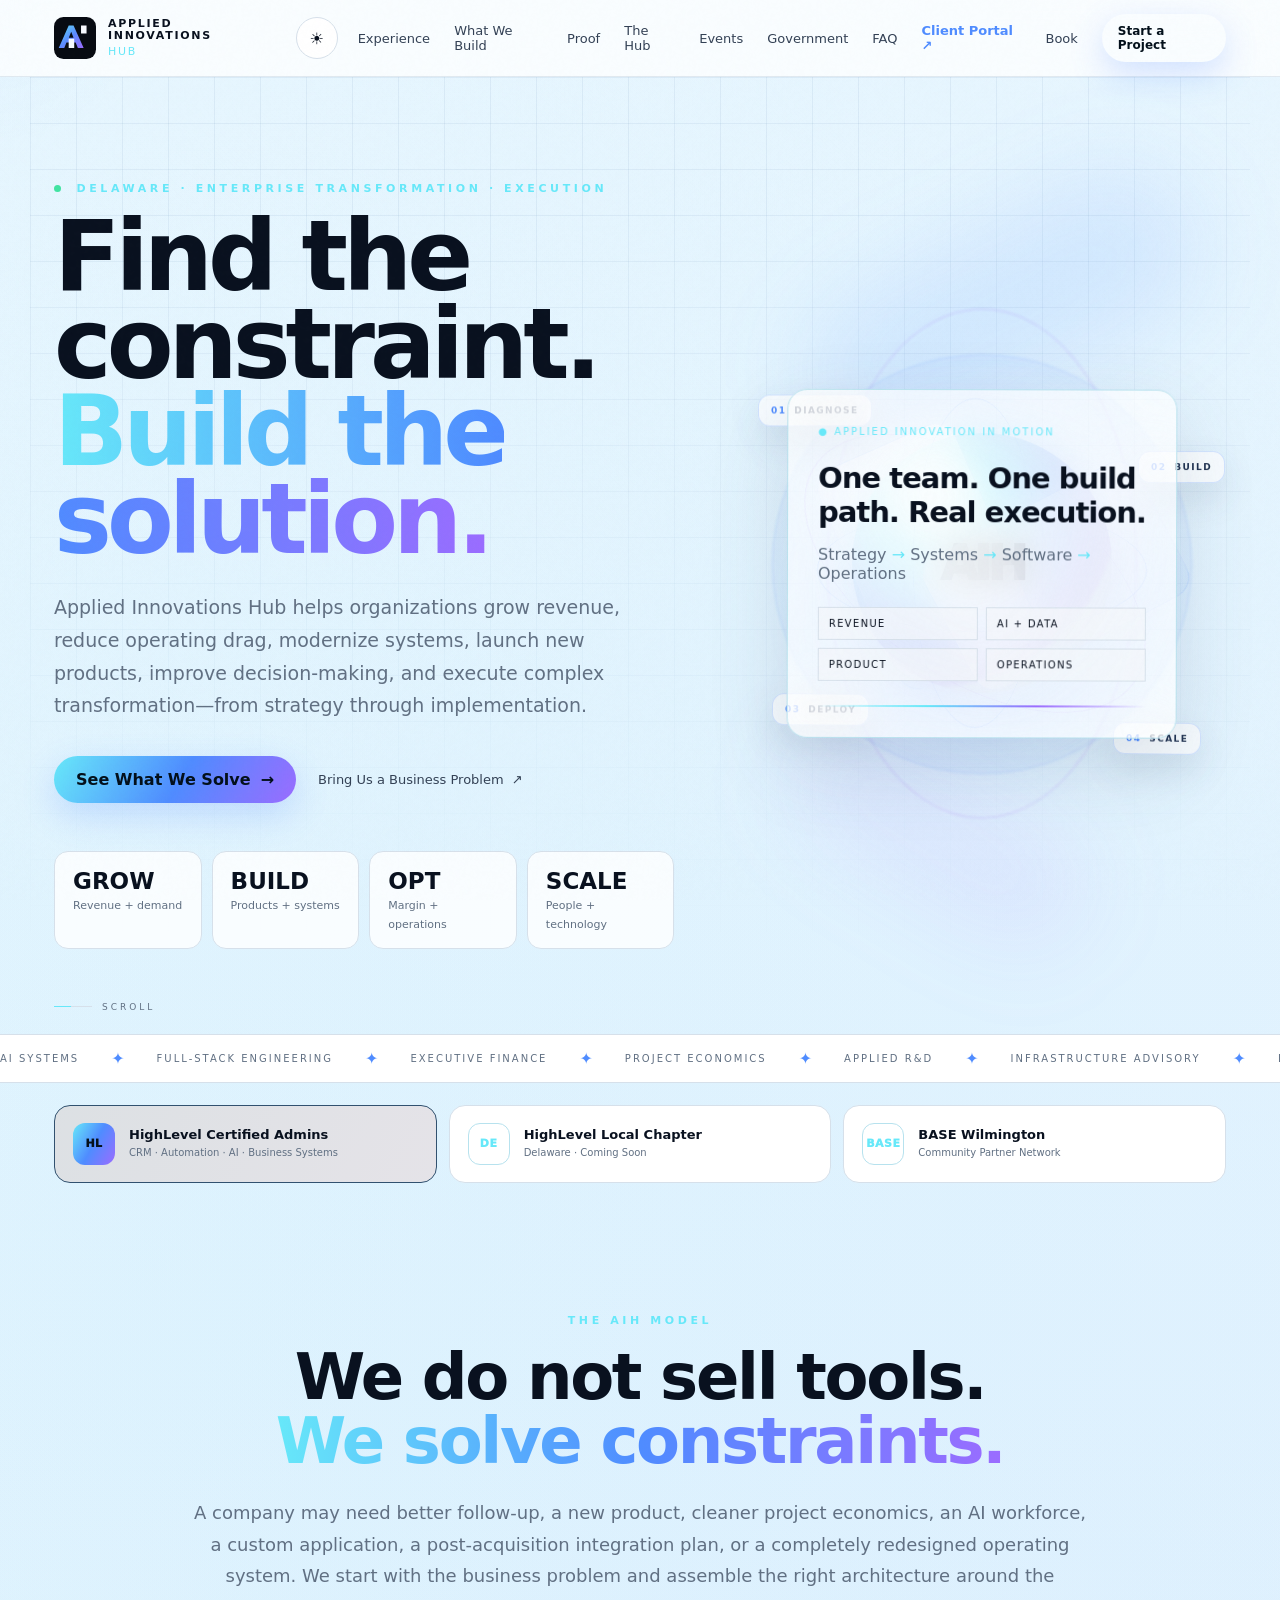
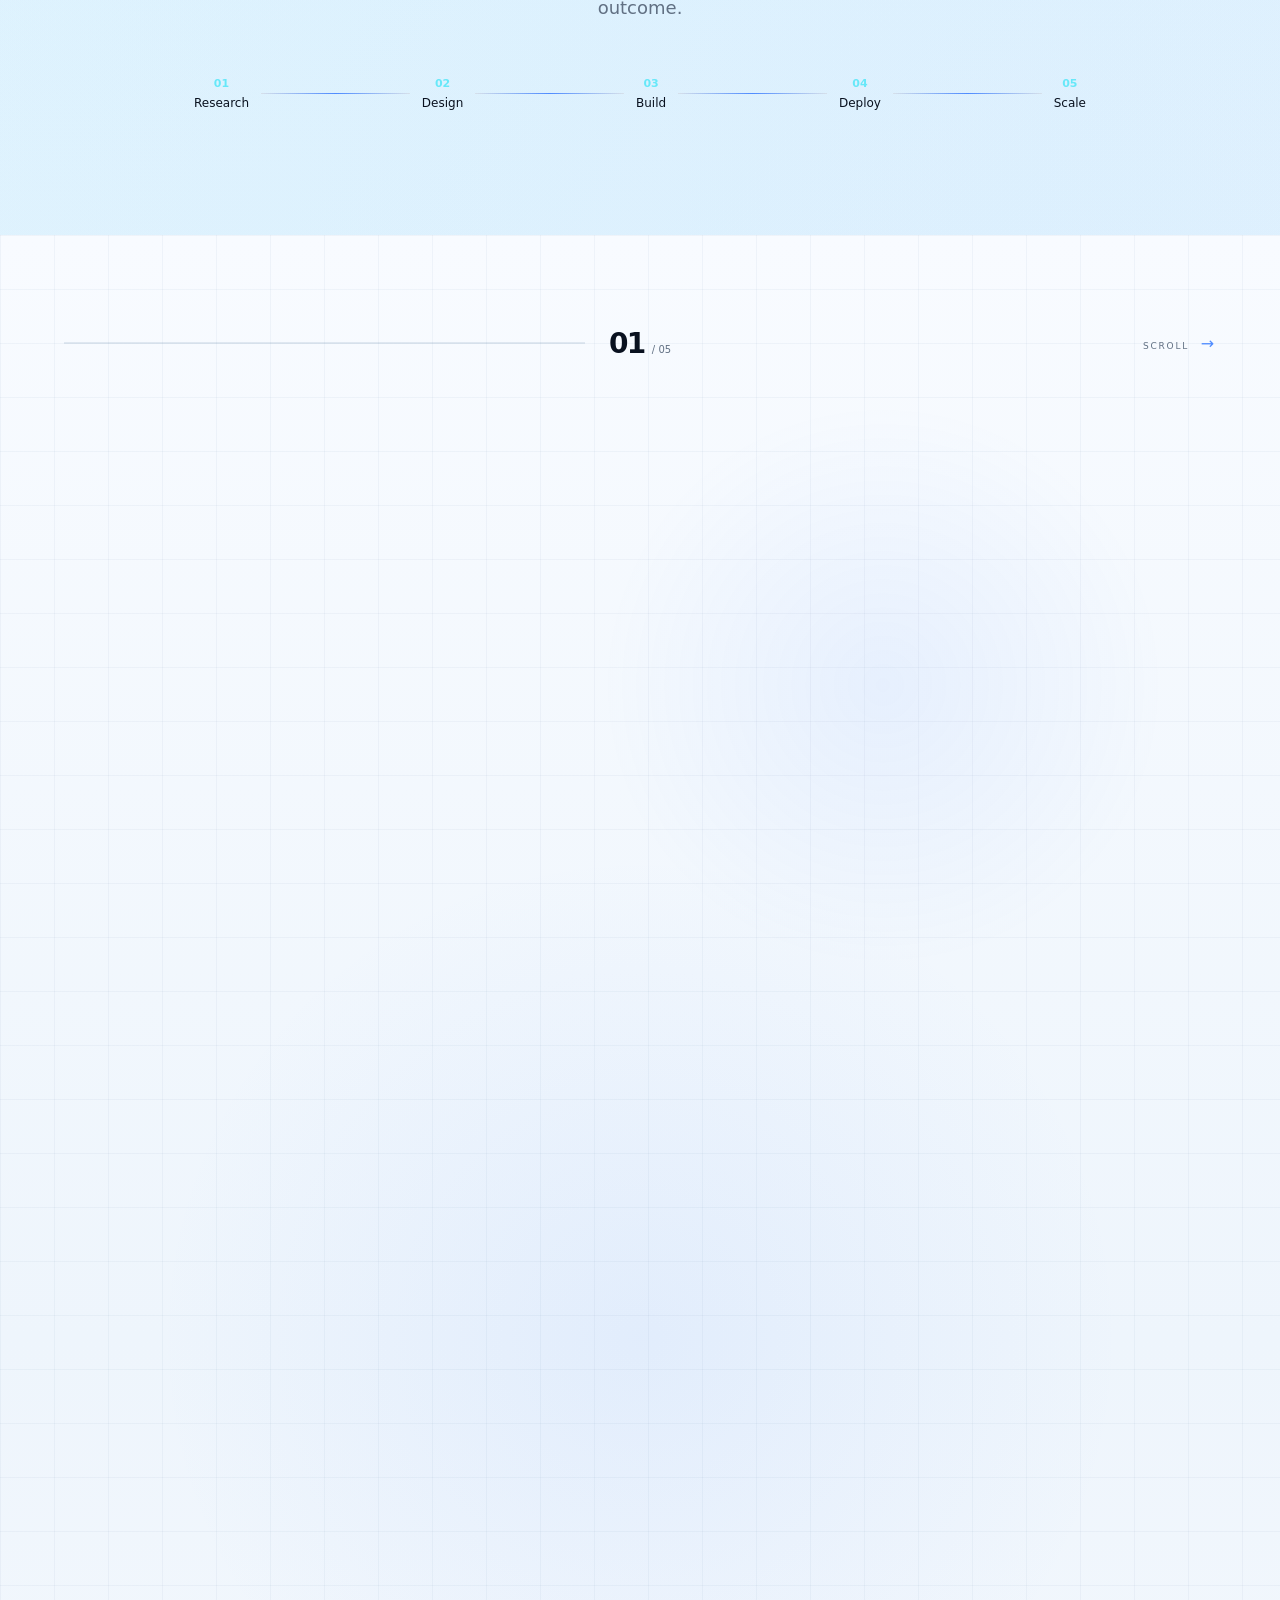
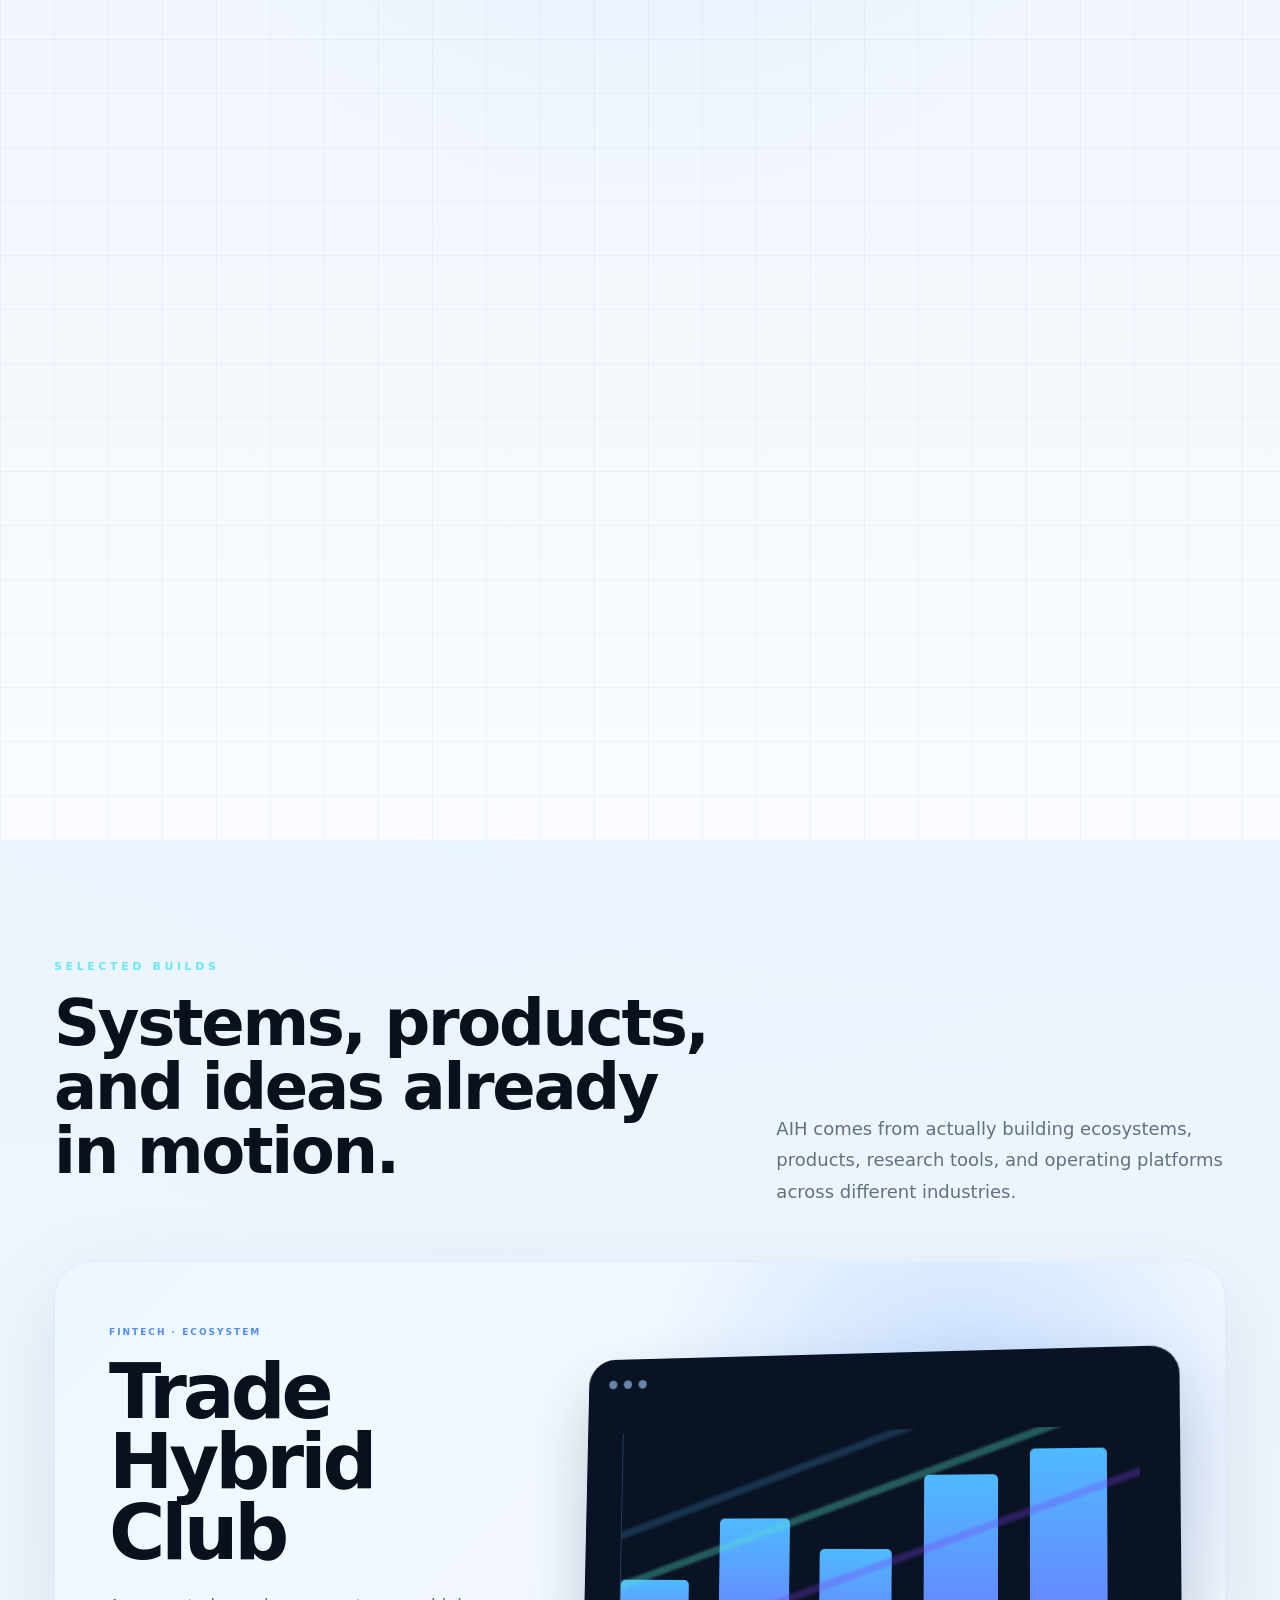
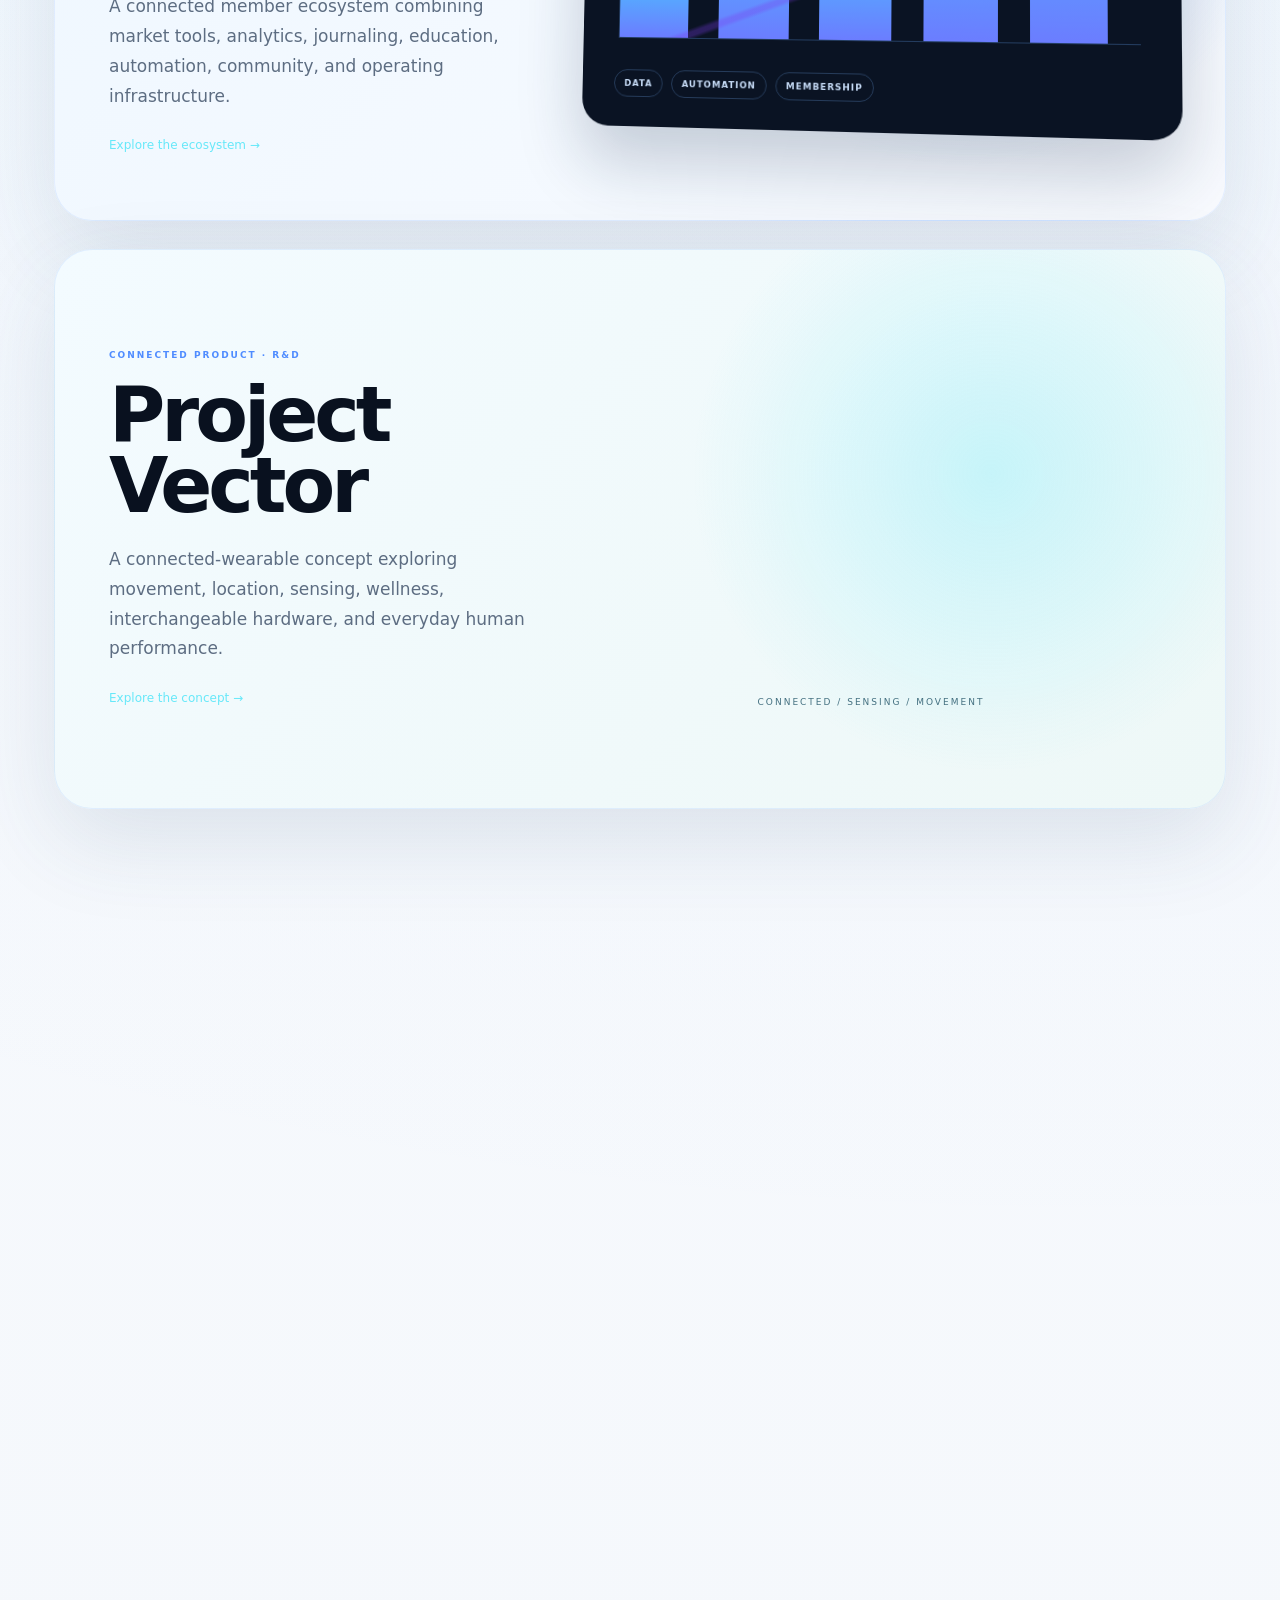
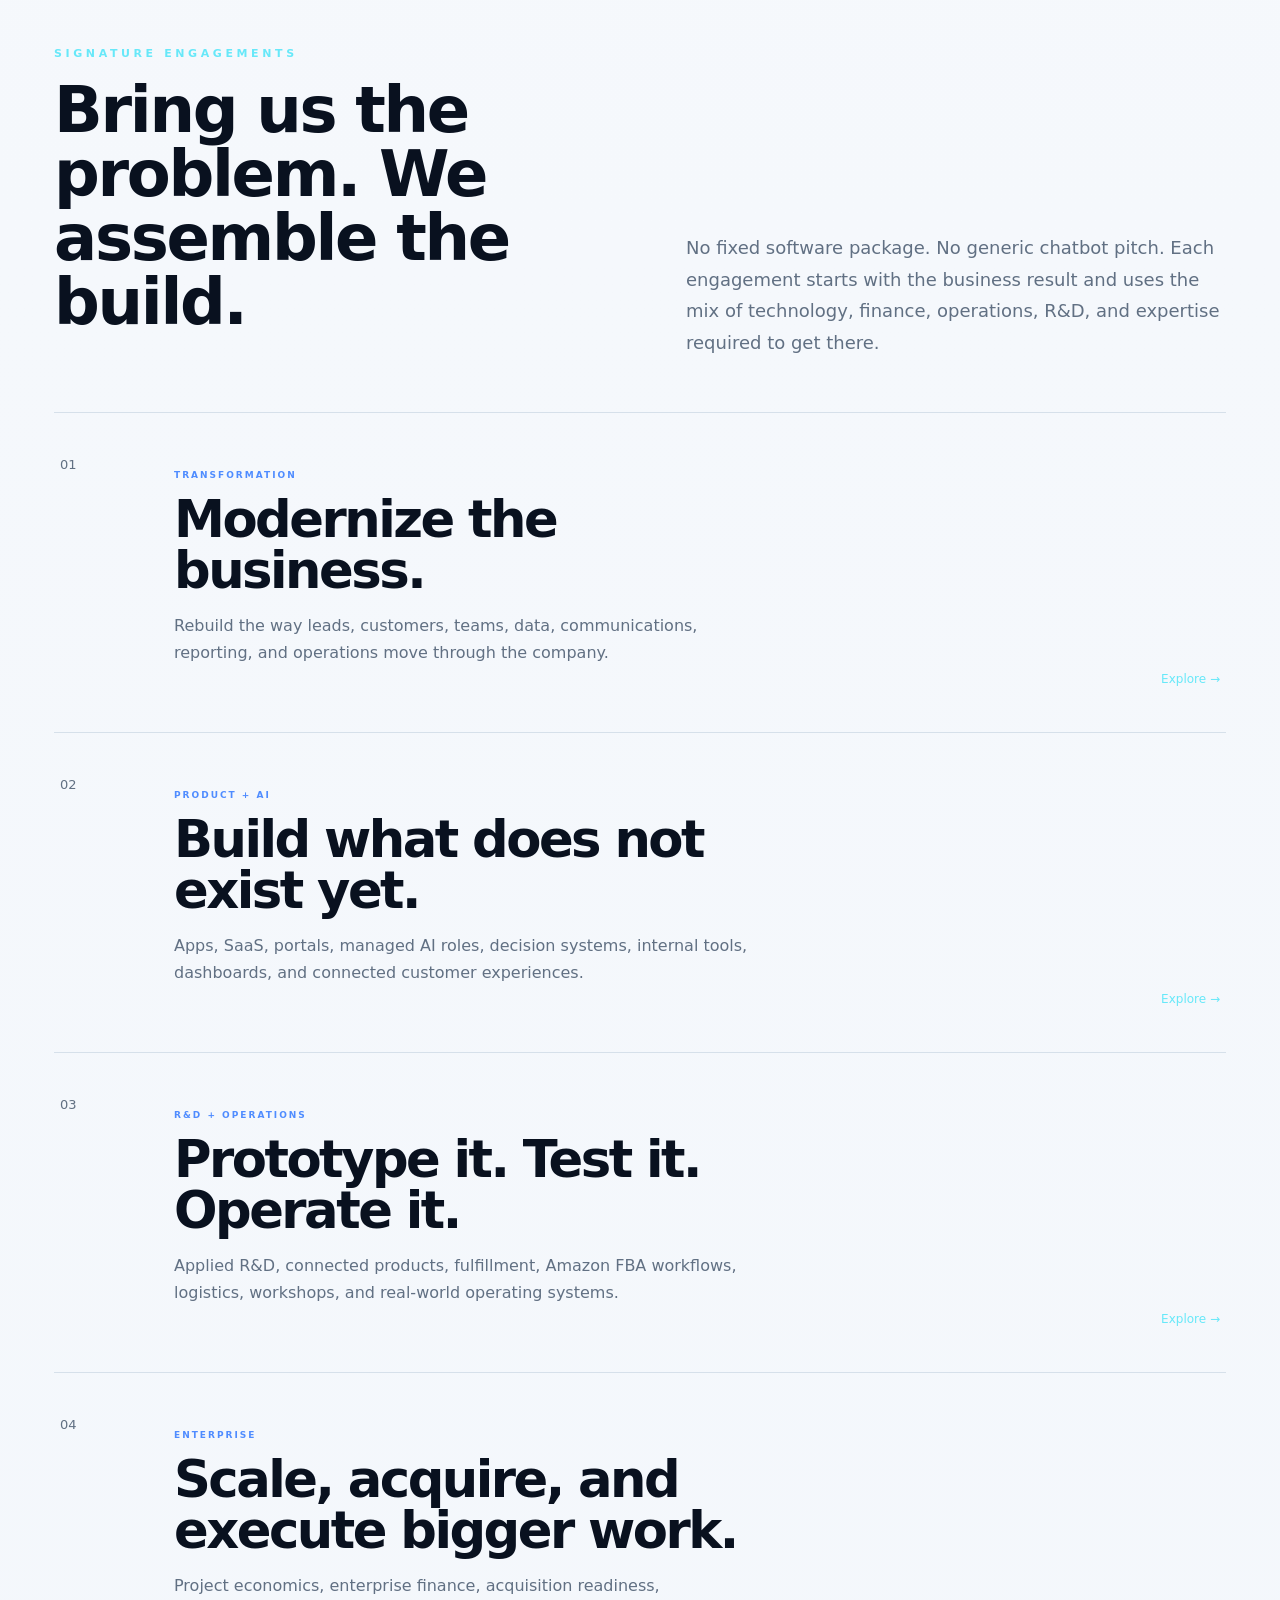
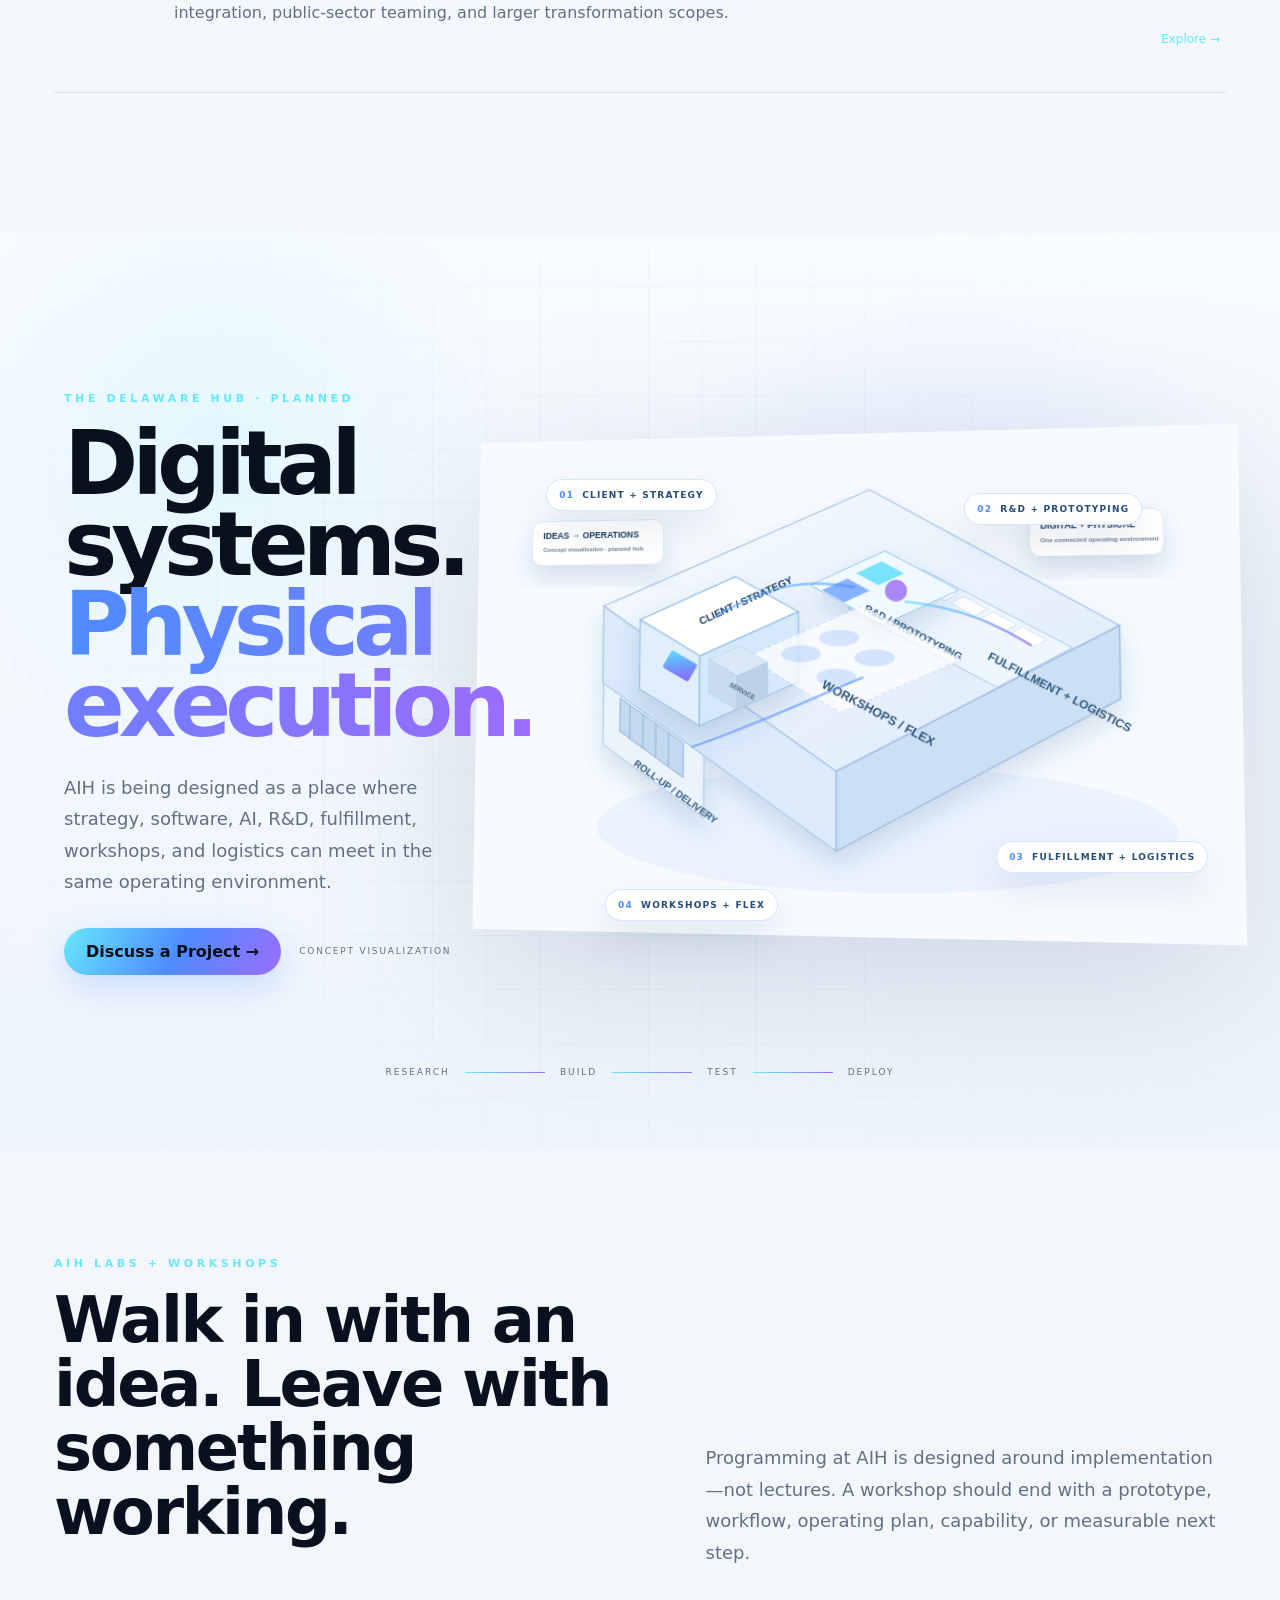
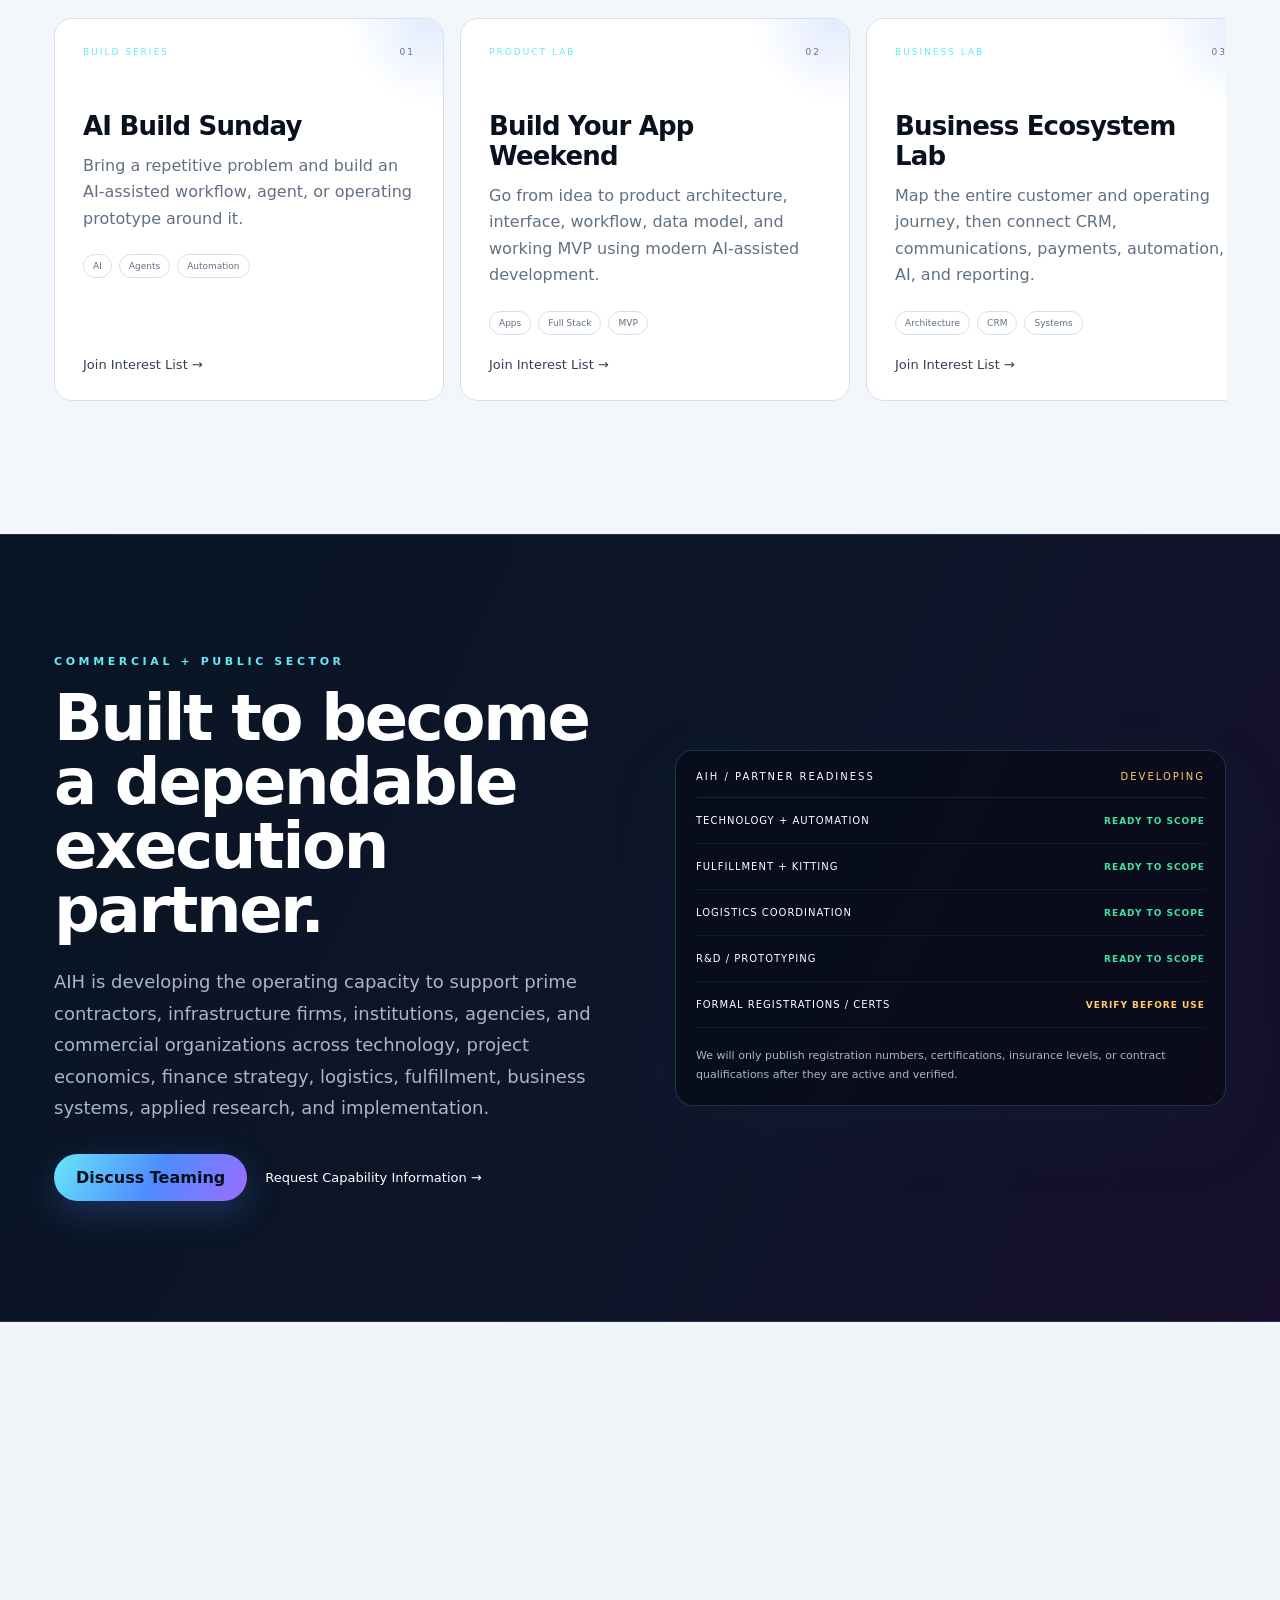
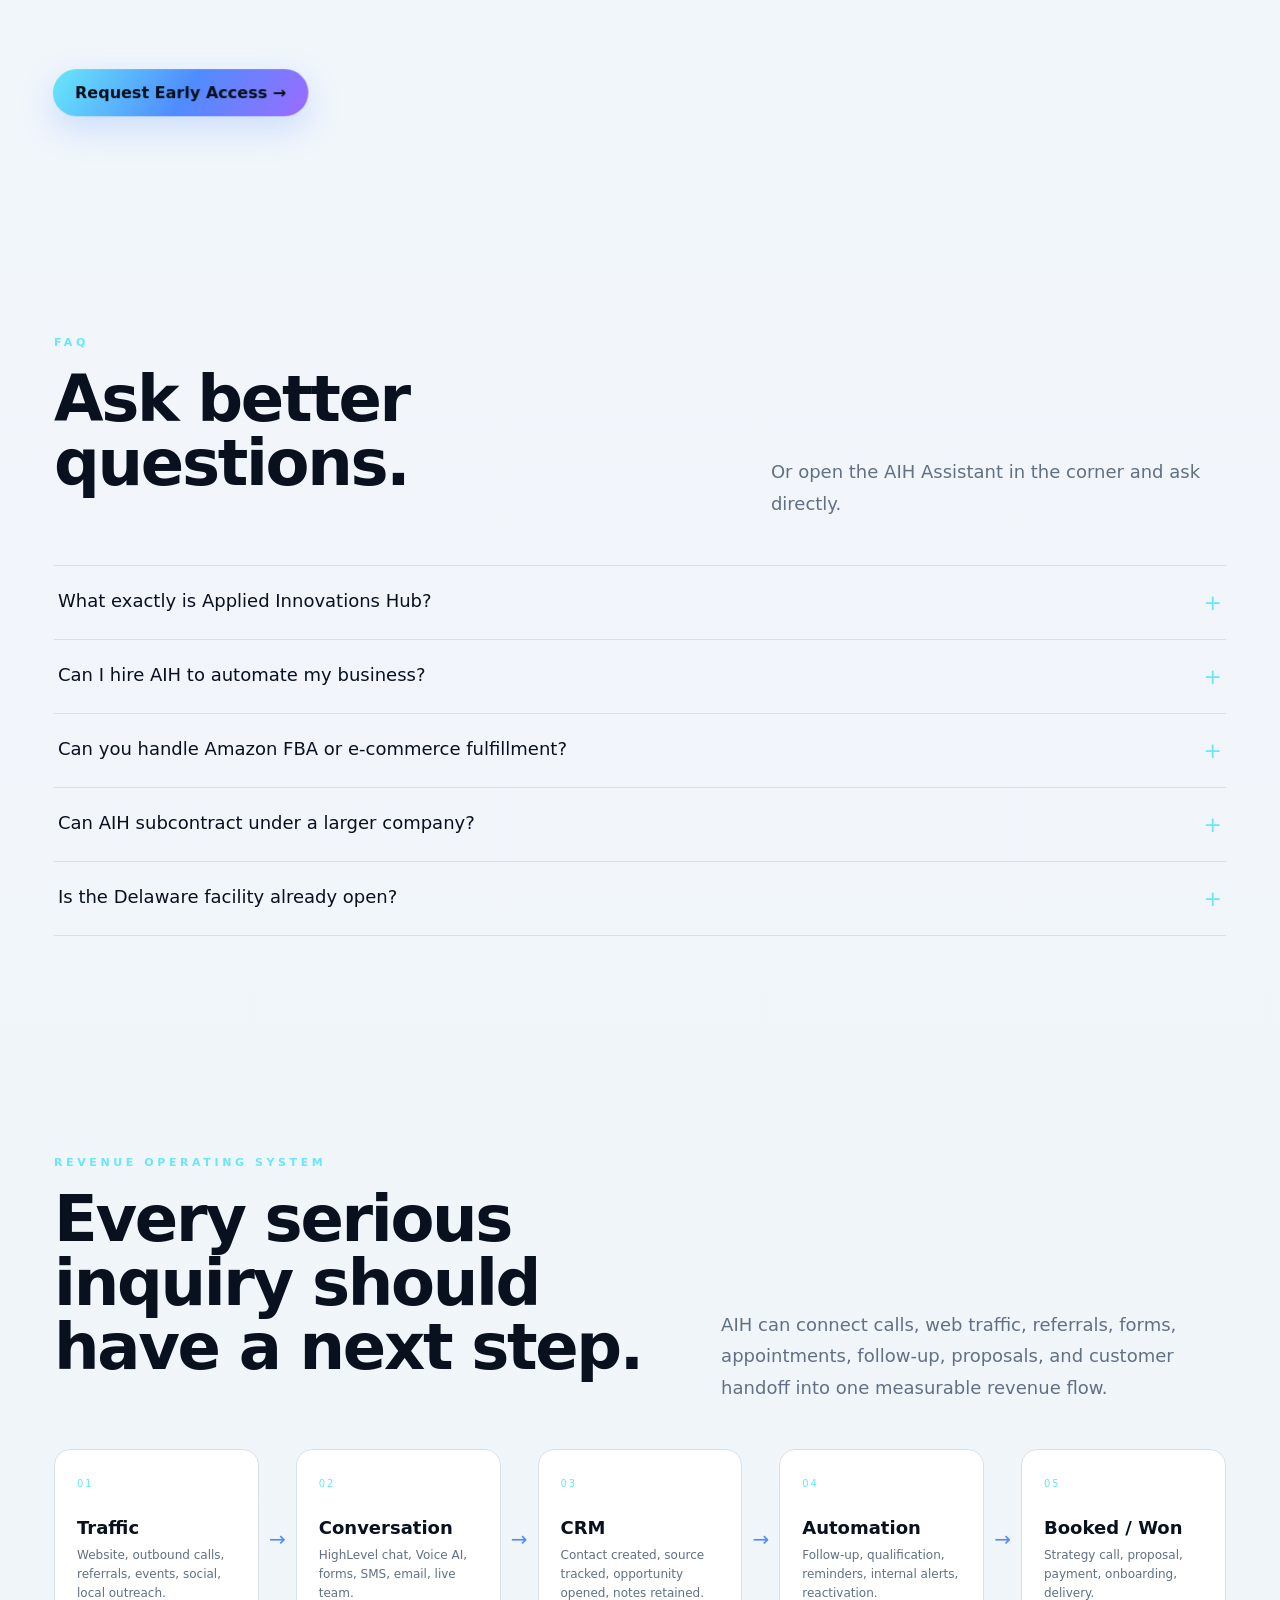
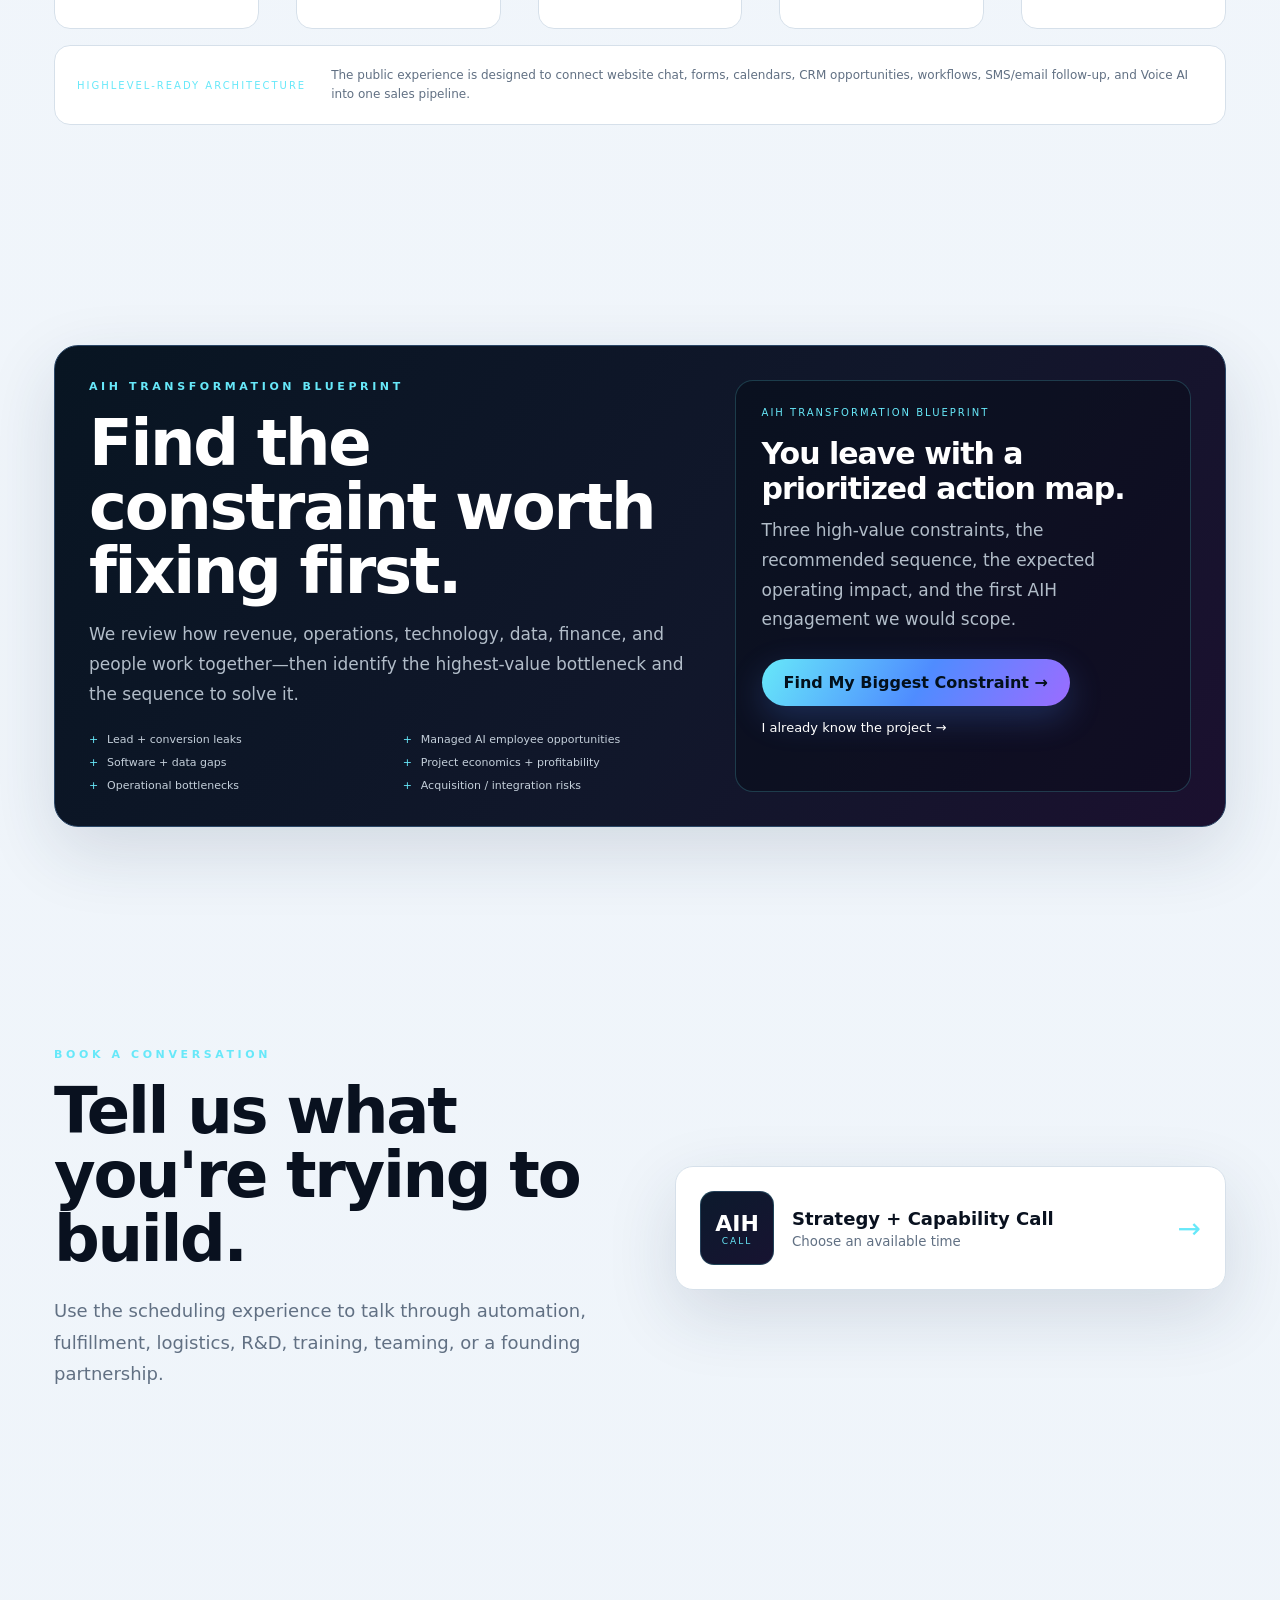
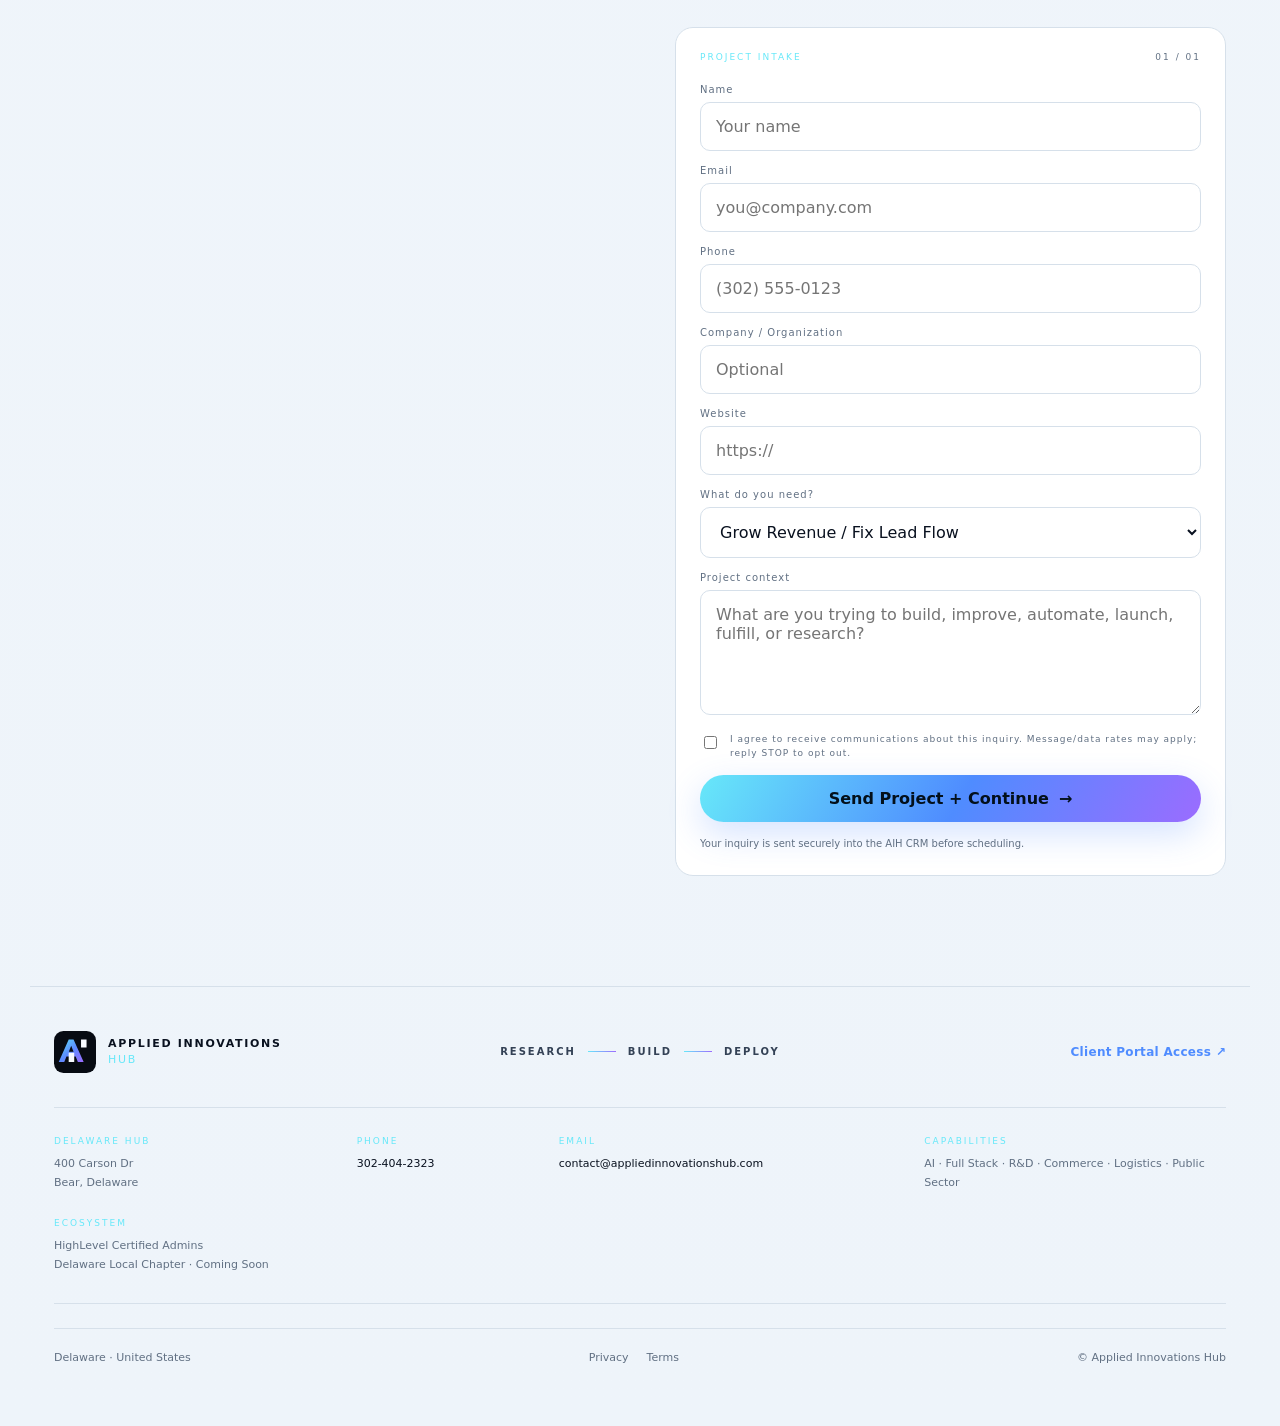
<file: index.html>
<!doctype html>
<html lang="en" data-theme="light">
<head>
  <meta charset="utf-8">
  <meta name="viewport" content="width=device-width,initial-scale=1,viewport-fit=cover">
  <meta name="theme-color" content="#f7f9fc">
  <meta name="color-scheme" content="dark light">
  <title>Applied Innovations Hub | AI, Full-Stack Systems, R&D & Operations in Delaware</title>
  <meta name="description" content="Applied Innovations Hub is a Delaware applied technology and enterprise transformation hub combining AI systems, full-stack engineering, R&D, finance strategy, project economics, infrastructure advisory, commerce, logistics, and public-sector execution.">
  <meta name="keywords" content="Applied Innovations Hub, enterprise transformation Delaware, AI development Delaware, full stack development Delaware, infrastructure advisory Delaware, fractional CFO Delaware, project economics, M&A due diligence, finance strategy, SaaS development Delaware, AI agents Delaware, research and development Delaware, R&D Delaware, business ecosystem architecture, logistics Delaware, government subcontractor Delaware, Bear Delaware innovation hub">
  <meta name="robots" content="index,follow,max-image-preview:large">
  <link rel="canonical" href="https://appliedinnovationshub.com/">
  <meta property="og:type" content="website">
  <meta property="og:url" content="https://appliedinnovationshub.com/">
  <meta property="og:title" content="Applied Innovations Hub | Research. Build. Deploy.">
  <meta property="og:description" content="Applied technology, AI automation, commerce, fulfillment, logistics and R&D—built to operate in the real world.">
  <meta name="twitter:card" content="summary_large_image">
  <meta name="twitter:title" content="Applied Innovations Hub">
  <meta name="twitter:description" content="Research. Build. Deploy.">
  <link rel="icon" href="/assets/aih-mark.svg" type="image/svg+xml">
  <link rel="manifest" href="/site.webmanifest">
  <link rel="stylesheet" href="/styles.css">
  <script type="application/ld+json">
  {
    "@context":"https://schema.org",
    "@graph":[
      {
        "@type":"Organization",
        "@id":"https://appliedinnovationshub.com/#organization",
        "name":"Applied Innovations Hub",
        "alternateName":"AIH",
        "url":"https://appliedinnovationshub.com/",
        "email":"contact@appliedinnovationshub.com",
        "telephone":"+1-302-404-2323",
        "description":"Applied technology, artificial intelligence, automation, research and development, commerce, fulfillment and logistics company.",
        "areaServed":[
          {"@type":"State","name":"Delaware"},
          {"@type":"AdministrativeArea","name":"New Castle County"},
          {"@type":"Place","name":"Mid-Atlantic United States"}
        ],
        "knowsAbout":["Artificial Intelligence","Business Automation","Research and Development","E-commerce Fulfillment","Amazon FBA Preparation","Logistics","Last-Mile Delivery","Business Systems","Workforce Training"]
      },
      {
        "@type":"WebSite",
        "@id":"https://appliedinnovationshub.com/#website",
        "name":"Applied Innovations Hub",
        "url":"https://appliedinnovationshub.com/","publisher":{"@id":"https://appliedinnovationshub.com/#organization"}
      },
      {
        "@type":"FAQPage",
        "mainEntity":[
          {"@type":"Question","name":"What does Applied Innovations Hub do?","acceptedAnswer":{"@type":"Answer","text":"AIH develops practical systems across AI automation, business infrastructure, applied R&D, fulfillment, logistics, training, and commercial or public-sector support."}},
          {"@type":"Question","name":"Can AIH help a business automate operations?","acceptedAnswer":{"@type":"Answer","text":"Yes. AIH designs CRM, AI agent, lead capture, follow-up, booking, payment, customer communication, reporting, and workflow automation systems."}},
          {"@type":"Question","name":"Does AIH support e-commerce and Amazon FBA operations?","acceptedAnswer":{"@type":"Answer","text":"AIH is developing fulfillment capabilities for inventory intake, prep, kitting, pick-and-pack, returns, FBA support, shipment staging, and related workflows."}},
          {"@type":"Question","name":"Can prime contractors work with AIH?","acceptedAnswer":{"@type":"Answer","text":"AIH is building capacity to support prime contractors and organizations through technology, logistics, fulfillment, sourcing, operational systems, and subcontract execution."}}
        ]
      }
    ]
  }
  </script>
<style>
  /* loader failsafe 2026-10-01: never let a client-side exception block the site */
  #loader{animation:aihLoaderFailsafe .45s ease 2.2s forwards}
  @keyframes aihLoaderFailsafe{to{opacity:0;visibility:hidden;pointer-events:none}}
  </style>
</head>
<body>
  <div class="loader" id="loader" aria-hidden="true">
    <div class="loader-mark"><span>A</span><span>I</span><span>H</span></div>
    <div class="loader-line"><i></i></div>
    <p>INITIALIZING THE HUB</p>
  </div>

  <div class="noise" aria-hidden="true"></div>
  <div class="cursor-glow" id="cursorGlow" aria-hidden="true"></div>

  <header class="nav-wrap" id="siteHeader">
    <nav class="nav" aria-label="Primary navigation">
      <a class="brand" href="#top" aria-label="Applied Innovations Hub home">
        <img src="/assets/aih-mark.svg" alt="" class="mark">
        <span><b>APPLIED INNOVATIONS</b><em>HUB</em></span>
      </a>

      <div class="nav-actions">
        <button class="theme-toggle" id="themeToggle" type="button" aria-label="Switch color theme">
          <span class="theme-icon sun">☀</span><span class="theme-icon moon">◐</span>
        </button>
        <button class="menu" id="menu" type="button" aria-label="Open menu" aria-expanded="false"><span></span><span></span></button>
      </div>

      <div class="links" id="links">
        <a href="#experience">Experience</a>
        <a href="#solutions">What We Build</a>
        <a href="#projects">Proof</a>
        <a href="#facility">The Hub</a>
        <a href="#events">Events</a>
        <a href="#government">Government</a>
        <a href="#faq">FAQ</a>
        <a class="client-portal-link portal-top" data-client-portal href="https://portal.appliedinnovationshub.com/" target="_blank" rel="noopener">Client Portal ↗</a>
        <button class="link-button" data-open-calendar>Book</button>
        <a href="#contact" class="pill small">Start a Project</a>
      </div>
    </nav>
  </header>

  <main id="top">
    <section class="hero">
      <div class="grid-bg" aria-hidden="true"></div>
      <div class="hero-beam beam-one" aria-hidden="true"></div>
      <div class="hero-beam beam-two" aria-hidden="true"></div>

      <div class="hero-copy reveal">
        <div class="eyebrow"><span class="pulse-dot"></span> DELAWARE · ENTERPRISE TRANSFORMATION · EXECUTION</div>
        <h1>Find the constraint.<br><span>Build the solution.</span></h1>
        <p>Applied Innovations Hub helps organizations grow revenue, reduce operating drag, modernize systems, launch new products, improve decision-making, and execute complex transformation—from strategy through implementation.</p>

        <div class="actions">
          <a class="pill magnetic" href="#outcomes">See What We Solve <span>→</span></a>
          <button class="ghost magnetic" data-open-calendar>Bring Us a Business Problem <span>↗</span></button>
        </div>

        <div class="hero-metrics">
          <div><strong>GROW</strong><span>Revenue + demand</span></div>
          <div><strong>BUILD</strong><span>Products + systems</span></div>
          <div><strong>OPT</strong><span>Margin + operations</span></div>
          <div><strong>SCALE</strong><span>People + technology</span></div>
        </div>
      </div>

      <div class="hero-panel reveal delay-1" aria-label="Applied Innovations Hub interactive operating model">
        <div class="innovation-stage" id="innovationStage" aria-hidden="true">
          <div class="stage-halo halo-a" data-depth="0.08"></div>
          <div class="stage-halo halo-b" data-depth="0.14"></div>
          <div class="core-orb" data-depth="0.18">
            <span class="core-ring ring-one"></span>
            <span class="core-ring ring-two"></span>
            <span class="core-ring ring-three"></span>
            <span class="core-mark">AIH</span>
          </div>
          <div class="float-chip chip-strategy" data-depth="0.28"><b>01</b><span>DIAGNOSE</span></div>
          <div class="float-chip chip-build" data-depth="0.36"><b>02</b><span>BUILD</span></div>
          <div class="float-chip chip-deploy" data-depth="0.22"><b>03</b><span>DEPLOY</span></div>
          <div class="float-chip chip-scale" data-depth="0.31"><b>04</b><span>SCALE</span></div>
          <div class="depth-plane plane-one" data-depth="0.12"></div>
          <div class="depth-plane plane-two" data-depth="0.2"></div>
        </div>
        <div class="panel-card glass tilt-card hero-glass-card" data-depth="0.16">
          <span class="signal">● APPLIED INNOVATION IN MOTION</span>
          <h2>One team. One build path. Real execution.</h2>
          <p>Strategy <b>→</b> Systems <b>→</b> Software <b>→</b> Operations</p>
          <div class="micro-grid">
            <span>REVENUE</span><span>AI + DATA</span><span>PRODUCT</span><span>OPERATIONS</span>
          </div>
          <div class="scan"></div>
        </div>
      </div>

      <a href="#statement" class="scroll-cue" aria-label="Scroll to next section"><span></span>SCROLL</a>
    </section>

    <section class="ticker" aria-label="Services">
      <div class="ticker-track">
        <span>AI SYSTEMS</span><i>✦</i><span>FULL-STACK ENGINEERING</span><i>✦</i><span>EXECUTIVE FINANCE</span><i>✦</i><span>PROJECT ECONOMICS</span><i>✦</i><span>APPLIED R&D</span><i>✦</i><span>INFRASTRUCTURE ADVISORY</span><i>✦</i><span>LOGISTICS</span><i>✦</i><span>PUBLIC-SECTOR EXECUTION</span><i>✦</i>
        <span>AI AUTOMATION</span><i>✦</i><span>APPLIED R&D</span><i>✦</i><span>FULFILLMENT</span><i>✦</i><span>LOGISTICS</span><i>✦</i><span>BUSINESS SYSTEMS</span><i>✦</i><span>TRAINING</span><i>✦</i><span>SUBCONTRACT SUPPORT</span><i>✦</i>
      </div>
    </section>

    <section class="credentials-strip" aria-label="Credentials and ecosystem">
      <div class="credentials-inner">
        <div class="credential primary">
          <span class="cred-badge">HL</span>
          <div><b>HighLevel Certified Admins</b><small>CRM · Automation · AI · Business Systems</small></div>
        </div>
        <div class="credential">
          <span class="cred-badge outline">DE</span>
          <div><b>HighLevel Local Chapter</b><small>Delaware · Coming Soon</small></div>
        </div>
        <div class="credential">
          <span class="cred-badge outline">BASE</span>
          <div><b>BASE Wilmington</b><small>Community Partner Network</small></div>
        </div>
      </div>
    </section>

    <section class="statement reveal" id="statement">
      <div class="eyebrow">THE AIH MODEL</div>
      <h2>We do not sell tools.<br><span>We solve constraints.</span></h2>
      <p>A company may need better follow-up, a new product, cleaner project economics, an AI workforce, a custom application, a post-acquisition integration plan, or a completely redesigned operating system. We start with the business problem and assemble the right architecture around the outcome.</p>
      <div class="process-line" aria-label="Research to scale process">
        <div><b>01</b><span>Research</span></div><i></i>
        <div><b>02</b><span>Design</span></div><i></i>
        <div><b>03</b><span>Build</span></div><i></i>
        <div><b>04</b><span>Deploy</span></div><i></i>
        <div><b>05</b><span>Scale</span></div>
      </div>
    </section>

    

    <section id="experience" class="horizontal-experience">
      <span id="outcomes" class="anchor-target" aria-hidden="true"></span>
      <span id="capabilities" class="anchor-target" aria-hidden="true"></span>

      <div class="horizontal-sticky">
        <div class="horizontal-topline">
          <div class="horizontal-progress"><span id="horizontalProgress"></span></div>
          <div class="horizontal-counter"><b id="horizontalIndex">01</b><span>/ 05</span></div>
          <div class="horizontal-hint">SCROLL <span>→</span></div>
        </div>

        <div class="horizontal-track" id="experienceTrack">
          <article class="story-panel story-diagnose" data-story-step="0">
            <div class="story-copy">
              <div class="eyebrow">01 · DIAGNOSE</div>
              <h2>Start with<br>the constraint.</h2>
              <p>We look at where revenue, time, margin, information, or capacity is leaking—before recommending a single tool.</p>
              <strong>Business first. Technology second.</strong>
            </div>
            <div class="story-visual diagnose-visual" aria-hidden="true">
              <img src="/assets/aih-world.svg" alt="">
              <div class="scan-ring scan-one"></div>
              <div class="scan-ring scan-two"></div>
              <span class="visual-label vl-one">REVENUE</span>
              <span class="visual-label vl-two">OPERATIONS</span>
              <span class="visual-label vl-three">DATA</span>
            </div>
          </article>

          <article class="story-panel story-architect" data-story-step="1">
            <div class="story-copy">
              <div class="eyebrow">02 · ARCHITECT</div>
              <h2>Make the system<br>make sense.</h2>
              <p>Customer journey, CRM, applications, data, communications, AI roles, finance, and operations become one connected architecture.</p>
              <strong>One operating model. Fewer disconnected tools.</strong>
            </div>
            <div class="story-visual architect-visual" aria-hidden="true">
              <div class="arch-layer arch-a"><b>CLIENT</b><span>experience</span></div>
              <div class="arch-layer arch-b"><b>DATA</b><span>intelligence</span></div>
              <div class="arch-layer arch-c"><b>AI</b><span>orchestration</span></div>
              <div class="arch-layer arch-d"><b>OPS</b><span>execution</span></div>
              <div class="arch-core">AIH</div>
              <i class="arch-line al-one"></i><i class="arch-line al-two"></i><i class="arch-line al-three"></i>
            </div>
          </article>

          <article class="story-panel story-build" data-story-step="2">
            <div class="story-copy">
              <div class="eyebrow">03 · BUILD</div>
              <h2>Turn strategy into<br>something real.</h2>
              <p>Custom apps, SaaS, dashboards, managed agents, automations, prototypes, decision systems, portals, and connected products.</p>
              <strong>From whiteboard to working product.</strong>
            </div>
            <div class="story-visual build-visual" aria-hidden="true">
              <div class="build-screen screen-main">
                <div class="mini-nav"><i></i><i></i><i></i></div>
                <div class="mini-grid"><span></span><span></span><span></span><span></span></div>
              </div>
              <div class="build-screen screen-left"><b>APP</b></div>
              <div class="build-screen screen-right"><b>AGENT</b></div>
              <div class="build-code"><span>BUILD</span><span>TEST</span><span>SHIP</span></div>
            </div>
          </article>

          <article class="story-panel story-operate" data-story-step="3">
            <div class="story-copy">
              <div class="eyebrow">04 · OPERATE</div>
              <h2>Connect digital<br>to physical.</h2>
              <p>Fulfillment, FBA, inventory, routing, logistics, workshops, customer operations, support, and physical execution.</p>
              <strong>Systems that survive contact with reality.</strong>
            </div>
            <div class="story-visual operate-visual" aria-hidden="true">
              <img src="/assets/hub-concept.svg" alt="">
              <span class="operate-tag ot-one">FULFILL</span>
              <span class="operate-tag ot-two">ROUTE</span>
              <span class="operate-tag ot-three">DEPLOY</span>
            </div>
          </article>

          <article class="story-panel story-scale" data-story-step="4">
            <div class="story-copy">
              <div class="eyebrow">05 · SCALE</div>
              <h2>Build the next version<br>of the company.</h2>
              <p>Project economics, enterprise finance, acquisitions, integration, public-sector execution, larger contracts, and a managed digital workforce.</p>
              <strong>More capability without more chaos.</strong>
              <div class="actions">
                <a class="pill magnetic" href="/blueprint">Find My Biggest Constraint →</a>
                <button class="ghost magnetic" data-open-calendar>Talk Through a Project ↗</button>
              </div>
            </div>
            <div class="story-visual scale-visual" aria-hidden="true">
              <div class="scale-orbit so-one"></div>
              <div class="scale-orbit so-two"></div>
              <div class="scale-core">AIH</div>
              <div class="scale-bar sb-one"><span>CAPACITY</span><b>+42%</b></div>
              <div class="scale-bar sb-two"><span>VISIBILITY</span><b>LIVE</b></div>
              <div class="scale-bar sb-three"><span>EXECUTION</span><b>SCALE</b></div>
            </div>
          </article>
        </div>
      </div>
    </section>

    <section id="projects" class="projects cinematic-projects section">
      <div class="section-head reveal">
        <div><div class="eyebrow">SELECTED BUILDS</div><h2>Systems, products, and ideas already in motion.</h2></div>
        <p>AIH comes from actually building ecosystems, products, research tools, and operating platforms across different industries.</p>
      </div>

      <div class="project-film">
        <article class="project-scene project-trade reveal">
          <div class="project-scene-copy">
            <span>FINTECH · ECOSYSTEM</span>
            <h3>Trade Hybrid Club</h3>
            <p>A connected member ecosystem combining market tools, analytics, journaling, education, automation, community, and operating infrastructure.</p>
            <button class="project-link" data-chat-question="Tell me what Trade Hybrid Club proves AIH can build.">Explore the ecosystem →</button>
          </div>
          <div class="project-screen trade-screen">
            <div class="screen-bar"><i></i><i></i><i></i></div>
            <div class="screen-chart"><span></span><span></span><span></span><span></span><span></span></div>
            <div class="screen-kpis"><b>DATA</b><b>AUTOMATION</b><b>MEMBERSHIP</b></div>
          </div>
        </article>

        <article class="project-scene project-vector reveal">
          <div class="project-scene-copy">
            <span>CONNECTED PRODUCT · R&D</span>
            <h3>Project Vector</h3>
            <p>A connected-wearable concept exploring movement, location, sensing, wellness, interchangeable hardware, and everyday human performance.</p>
            <button class="project-link" data-chat-question="Tell me about Project Vector.">Explore the concept →</button>
          </div>
          <div class="vector-visual"><i class="vector-ring r1"></i><i class="vector-ring r2"></i><b>V</b><span>CONNECTED / SENSING / MOVEMENT</span></div>
        </article>

        <article class="project-scene project-autobid reveal">
          <div class="project-scene-copy">
            <span>GOVTECH · INTELLIGENCE</span>
            <h3>AutoBid</h3>
            <p>Opportunity intelligence built to discover contracts, match capabilities, identify teaming paths, organize responses, and turn procurement data into action.</p>
            <a class="project-link" href="https://auto-bid-smoky.vercel.app/" target="_blank" rel="noopener">View project ↗</a>
          </div>
          <div class="bid-visual">
            <div><span>OPPORTUNITY</span><b>92%</b></div>
            <div><span>CAPABILITY MATCH</span><b>88%</b></div>
            <div><span>TEAMING PATH</span><b>READY</b></div>
          </div>
        </article>
      </div>
    </section>

    

    <section id="solutions" class="signature-engagements section">
      <div class="section-head reveal">
        <div><div class="eyebrow">SIGNATURE ENGAGEMENTS</div><h2>Bring us the problem. We assemble the build.</h2></div>
        <p>No fixed software package. No generic chatbot pitch. Each engagement starts with the business result and uses the mix of technology, finance, operations, R&D, and expertise required to get there.</p>
      </div>

      <div class="engagement-list">
        <article class="engagement-row reveal">
          <div class="engagement-num">01</div>
          <div class="engagement-copy"><span>TRANSFORMATION</span><h3>Modernize the business.</h3><p>Rebuild the way leads, customers, teams, data, communications, reporting, and operations move through the company.</p></div>
          <div class="engagement-visual ev-system"><i></i><i></i><i></i></div>
          <button class="project-link" data-chat-question="I want to modernize how my business operates.">Explore →</button>
        </article>

        <article class="engagement-row reveal">
          <div class="engagement-num">02</div>
          <div class="engagement-copy"><span>PRODUCT + AI</span><h3>Build what does not exist yet.</h3><p>Apps, SaaS, portals, managed AI roles, decision systems, internal tools, dashboards, and connected customer experiences.</p></div>
          <div class="engagement-visual ev-product"><i></i><i></i><i></i></div>
          <button class="project-link" data-chat-question="I have a product or AI system I want AIH to build.">Explore →</button>
        </article>

        <article class="engagement-row reveal">
          <div class="engagement-num">03</div>
          <div class="engagement-copy"><span>R&D + OPERATIONS</span><h3>Prototype it. Test it. Operate it.</h3><p>Applied R&D, connected products, fulfillment, Amazon FBA workflows, logistics, workshops, and real-world operating systems.</p></div>
          <div class="engagement-visual ev-ops"><i></i><i></i><i></i></div>
          <button class="project-link" data-chat-question="I need R&D, fulfillment, or operational infrastructure.">Explore →</button>
        </article>

        <article class="engagement-row reveal">
          <div class="engagement-num">04</div>
          <div class="engagement-copy"><span>ENTERPRISE</span><h3>Scale, acquire, and execute bigger work.</h3><p>Project economics, enterprise finance, acquisition readiness, integration, public-sector teaming, and larger transformation scopes.</p></div>
          <div class="engagement-visual ev-enterprise"><i></i><i></i><i></i></div>
          <button class="project-link" data-chat-question="I want to discuss enterprise transformation, acquisition, or contract execution.">Explore →</button>
        </article>
      </div>
    </section>

    <section id="facility" class="hub-showcase">
      <div class="hub-showcase-bg"></div>
      <div class="hub-showcase-copy reveal">
        <div class="eyebrow">THE DELAWARE HUB · PLANNED</div>
        <h2>Digital systems.<br><span>Physical execution.</span></h2>
        <p>AIH is being designed as a place where strategy, software, AI, R&D, fulfillment, workshops, and logistics can meet in the same operating environment.</p>
        <div class="hub-showcase-actions">
          <button class="pill magnetic" data-open-calendar>Discuss a Project →</button>
          <span>CONCEPT VISUALIZATION</span>
        </div>
      </div>

      <div class="hub-showcase-visual reveal delay-1" id="hubShowcaseVisual">
        <img src="/assets/hub-concept.svg" alt="Concept visualization of the planned Applied Innovations Hub" loading="lazy">
        <div class="hub-callout hub-callout-a"><b>01</b><span>CLIENT + STRATEGY</span></div>
        <div class="hub-callout hub-callout-b"><b>02</b><span>R&D + PROTOTYPING</span></div>
        <div class="hub-callout hub-callout-c"><b>03</b><span>FULFILLMENT + LOGISTICS</span></div>
        <div class="hub-callout hub-callout-d"><b>04</b><span>WORKSHOPS + FLEX</span></div>
      </div>

      <div class="hub-showcase-footer reveal">
        <span>RESEARCH</span><i></i><span>BUILD</span><i></i><span>TEST</span><i></i><span>DEPLOY</span>
      </div>
    </section>

    

    <section id="events" class="events section">
      <div class="section-head reveal">
        <div><div class="eyebrow">AIH LABS + WORKSHOPS</div><h2>Walk in with an idea. Leave with something working.</h2></div>
        <p>Programming at AIH is designed around implementation—not lectures. A workshop should end with a prototype, workflow, operating plan, capability, or measurable next step.</p>
      </div>
      <div class="event-grid">
        <article class="event-card reveal"><div class="event-top"><span>BUILD SERIES</span><i>01</i></div><h3>AI Build Sunday</h3><p>Bring a repetitive problem and build an AI-assisted workflow, agent, or operating prototype around it.</p><div class="event-tags"><span>AI</span><span>Agents</span><span>Automation</span></div><button class="ghost event-interest" data-event="AI Build Sunday">Join Interest List →</button></article>
        <article class="event-card reveal delay-1"><div class="event-top"><span>PRODUCT LAB</span><i>02</i></div><h3>Build Your App Weekend</h3><p>Go from idea to product architecture, interface, workflow, data model, and working MVP using modern AI-assisted development.</p><div class="event-tags"><span>Apps</span><span>Full Stack</span><span>MVP</span></div><button class="ghost event-interest" data-event="Build Your App Weekend">Join Interest List →</button></article>
        <article class="event-card reveal delay-2"><div class="event-top"><span>BUSINESS LAB</span><i>03</i></div><h3>Business Ecosystem Lab</h3><p>Map the entire customer and operating journey, then connect CRM, communications, payments, automation, AI, and reporting.</p><div class="event-tags"><span>Architecture</span><span>CRM</span><span>Systems</span></div><button class="ghost event-interest" data-event="Business Ecosystem Lab">Join Interest List →</button></article>
        <article class="event-card reveal"><div class="event-top"><span>AI OPERATIONS</span><i>04</i></div><h3>Build an AI Workforce</h3><p>Design roles for voice agents, chat agents, research agents, support agents, and internal copilots with clear human handoffs.</p><div class="event-tags"><span>Voice AI</span><span>Chat AI</span><span>Ops</span></div><button class="ghost event-interest" data-event="Build an AI Workforce">Join Interest List →</button></article>
        <article class="event-card reveal delay-1"><div class="event-top"><span>COMMERCE LAB</span><i>05</i></div><h3>E-commerce Ops Lab</h3><p>Hands-on inventory, packaging, FBA prep, returns, shipping, fulfillment, automation, and operational reporting.</p><div class="event-tags"><span>FBA</span><span>Fulfillment</span><span>Commerce</span></div><button class="ghost event-interest" data-event="E-commerce Ops Lab">Join Interest List →</button></article>
        <article class="event-card reveal delay-2"><div class="event-top"><span>PROCUREMENT LAB</span><i>06</i></div><h3>Government Contract Lab</h3><p>Understand opportunities, NAICS, capability statements, teaming, subcontracting, compliance, bid strategy, and execution planning.</p><div class="event-tags"><span>GovCon</span><span>Teaming</span><span>AutoBid</span></div><button class="ghost event-interest" data-event="Government Contract Lab">Join Interest List →</button></article>
        <article class="event-card reveal"><div class="event-top"><span>R&D LAB</span><i>07</i></div><h3>Prototype Studio</h3><p>Turn an invention, workflow, connected-device, or software concept into a testable proof of concept and validation plan.</p><div class="event-tags"><span>R&D</span><span>Prototype</span><span>Testing</span></div><button class="ghost event-interest" data-event="Prototype Studio">Join Interest List →</button></article>
        <article class="event-card reveal delay-1"><div class="event-top"><span>YOUTH + FUTURE SKILLS</span><i>08</i></div><h3>Future Builders Lab</h3><p>Hands-on technology, AI, entrepreneurship, product thinking, automation, and creative problem-solving for emerging builders.</p><div class="event-tags"><span>Youth</span><span>AI</span><span>Innovation</span></div><button class="ghost event-interest" data-event="Future Builders Lab">Join Interest List →</button></article>
        <article class="event-card reveal delay-2"><div class="event-top"><span>MANAGED AGENTS</span><i>09</i></div><h3>AI Employee Lab</h3><p>Identify a real role inside your company, design the agent, define its tools and guardrails, and leave with a managed-agent deployment plan.</p><div class="event-tags"><span>Managed Agents</span><span>AI Employees</span><span>Operations</span></div><button class="ghost event-interest" data-event="AI Employee Lab">Join Interest List →</button></article>
      </div>
    </section>

    <section id="government" class="gov section">
      <div class="gov-grid">
        <div class="reveal">
          <div class="eyebrow">COMMERCIAL + PUBLIC SECTOR</div>
          <h2>Built to become a dependable execution partner.</h2>
          <p>AIH is developing the operating capacity to support prime contractors, infrastructure firms, institutions, agencies, and commercial organizations across technology, project economics, finance strategy, logistics, fulfillment, business systems, applied research, and implementation.</p>
          <div class="gov-actions">
            <button class="pill magnetic" data-chat-question="I am a prime contractor. How can AIH support us?">Discuss Teaming</button>
            <a class="ghost light" href="#contact">Request Capability Information →</a>
          </div>
        </div>

        <div class="gov-console reveal delay-1">
          <div class="console-head"><span>AIH / PARTNER READINESS</span><i>DEVELOPING</i></div>
          <div class="console-row"><span>TECHNOLOGY + AUTOMATION</span><b>READY TO SCOPE</b></div>
          <div class="console-row"><span>FULFILLMENT + KITTING</span><b>READY TO SCOPE</b></div>
          <div class="console-row"><span>LOGISTICS COORDINATION</span><b>READY TO SCOPE</b></div>
          <div class="console-row"><span>R&D / PROTOTYPING</span><b>READY TO SCOPE</b></div>
          <div class="console-row muted"><span>FORMAL REGISTRATIONS / CERTS</span><b>VERIFY BEFORE USE</b></div>
          <p>We will only publish registration numbers, certifications, insurance levels, or contract qualifications after they are active and verified.</p>
        </div>
      </div>
    </section>

    <section class="founding section perspective-section">
      <div class="founding-card reveal">
        <div>
          <div class="eyebrow">EARLY ACCESS</div>
          <h2>Build with AIH before everyone else does.</h2>
          <p>Early clients and collaborators can get priority access to pilots, workshops, prototype programs, transformation engagements, and new AIH capabilities as they launch.</p>
        </div>
        <a class="pill magnetic" href="#contact">Request Early Access →</a>
      </div>
    </section>

    <section id="faq" class="faq section">
      <div class="section-head reveal">
        <div><div class="eyebrow">FAQ</div><h2>Ask better questions.</h2></div>
        <p>Or open the AIH Assistant in the corner and ask directly.</p>
      </div>
      <div class="faq-list">
        <details class="reveal"><summary>What exactly is Applied Innovations Hub?</summary><p>AIH is being built as an applied-technology and operating company—not a traditional coworking space. The model combines AI/business systems, R&D, fulfillment, logistics, training, and commercial/public-sector execution.</p></details>
        <details class="reveal"><summary>Can I hire AIH to automate my business?</summary><p>Yes. Business infrastructure is one of the first commercial service lines: CRM setup, AI agents, lead capture, follow-up, booking, payments, reviews, customer communications, reporting, and automation.</p></details>
        <details class="reveal"><summary>Can you handle Amazon FBA or e-commerce fulfillment?</summary><p>AIH is developing a micro-fulfillment model that can support inventory receiving, prep, packaging, kitting, returns, FBA workflows, and shipment staging. Capacity and final service levels will depend on the physical operating setup.</p></details>
        <details class="reveal"><summary>Can AIH subcontract under a larger company?</summary><p>That is a core part of the longer-term model. AIH can scope technology, fulfillment, logistics, operational systems, sourcing, and project support opportunities while formal registrations and contract-specific requirements are completed.</p></details>
        <details class="reveal"><summary>Is the Delaware facility already open?</summary><p>The hub is currently being planned and designed. The website intentionally separates current service capability from future facility-specific claims so the public information stays accurate.</p></details>
      </div>
    </section>

    <section class="sales-engine section">
      <div class="section-head reveal">
        <div><div class="eyebrow">REVENUE OPERATING SYSTEM</div><h2>Every serious inquiry should have a next step.</h2></div>
        <p>AIH can connect calls, web traffic, referrals, forms, appointments, follow-up, proposals, and customer handoff into one measurable revenue flow.</p>
      </div>

      <div class="engine-grid reveal">
        <div class="engine-step"><span>01</span><b>Traffic</b><p>Website, outbound calls, referrals, events, social, local outreach.</p></div>
        <div class="engine-arrow">→</div>
        <div class="engine-step"><span>02</span><b>Conversation</b><p>HighLevel chat, Voice AI, forms, SMS, email, live team.</p></div>
        <div class="engine-arrow">→</div>
        <div class="engine-step"><span>03</span><b>CRM</b><p>Contact created, source tracked, opportunity opened, notes retained.</p></div>
        <div class="engine-arrow">→</div>
        <div class="engine-step"><span>04</span><b>Automation</b><p>Follow-up, qualification, reminders, internal alerts, reactivation.</p></div>
        <div class="engine-arrow">→</div>
        <div class="engine-step"><span>05</span><b>Booked / Won</b><p>Strategy call, proposal, payment, onboarding, delivery.</p></div>
      </div>

      <div class="engine-note reveal">
        <span class="signal">HIGHLEVEL-READY ARCHITECTURE</span>
        <p>The public experience is designed to connect website chat, forms, calendars, CRM opportunities, workflows, SMS/email follow-up, and Voice AI into one sales pipeline.</p>
      </div>
    </section>

    <section class="blueprint-offer section">
      <div class="blueprint-offer-shell reveal">
        <div>
          <div class="eyebrow">AIH TRANSFORMATION BLUEPRINT</div>
          <h2>Find the constraint worth fixing first.</h2>
          <p>We review how revenue, operations, technology, data, finance, and people work together—then identify the highest-value bottleneck and the sequence to solve it.</p>
          <div class="offer-points">
            <span>Lead + conversion leaks</span>
            <span>Managed AI employee opportunities</span>
            <span>Software + data gaps</span>
            <span>Project economics + profitability</span>
            <span>Operational bottlenecks</span>
            <span>Acquisition / integration risks</span>
          </div>
        </div>
        <div class="offer-card">
          <span class="signal">AIH TRANSFORMATION BLUEPRINT</span>
          <h3>You leave with a prioritized action map.</h3>
          <p>Three high-value constraints, the recommended sequence, the expected operating impact, and the first AIH engagement we would scope.</p>
          <a class="pill" href="/blueprint">Find My Biggest Constraint →</a>
          <button class="ghost" data-chat-question="I have a larger enterprise transformation project.">I already know the project →</button>
        </div>
      </div>
    </section>

    <section class="calendar-preview section reveal">
      <div>
        <div class="eyebrow">BOOK A CONVERSATION</div>
        <h2>Tell us what you're trying to build.</h2>
        <p>Use the scheduling experience to talk through automation, fulfillment, logistics, R&D, training, teaming, or a founding partnership.</p>
      </div>
      <button class="calendar-card magnetic" data-open-calendar>
        <span class="calendar-date"><b>AIH</b><i>CALL</i></span>
        <span><strong>Strategy + Capability Call</strong><small>Choose an available time</small></span>
        <em>→</em>
      </button>
    </section>

    <section class="cta section" id="contact">
      <div class="reveal">
        <div class="eyebrow">START HERE</div>
        <h2>Bring us the constraint.</h2>
        <p>Tell us what is limiting growth, wasting time, hurting margin, blocking a launch, complicating an acquisition, or keeping the organization from scaling. We will determine the right path from there.</p>
        <div class="contact-points">
          <span>Delaware + Mid-Atlantic focus</span>
          <span>Commercial + partner inquiries</span>
          <span>Applied R&D + technical projects</span>
        </div>
      </div>

      <form id="leadForm" class="reveal delay-1">
        <div class="form-head"><span>PROJECT INTAKE</span><i>01 / 01</i></div>
        <label><span>Name</span><input required name="name" autocomplete="name" placeholder="Your name"></label>
        <label><span>Email</span><input required name="email" type="email" autocomplete="email" placeholder="you@company.com"></label>
        <label><span>Phone</span><input required name="phone" type="tel" autocomplete="tel" placeholder="(302) 555-0123"></label>
        <label><span>Company / Organization</span><input name="company" autocomplete="organization" placeholder="Optional"></label>
        <label><span>Website</span><input name="website" type="url" placeholder="https://"></label>
        <label><span>What do you need?</span>
          <select name="interest">
            <option>Grow Revenue / Fix Lead Flow</option>
            <option>Modernize Operations / Reduce Manual Work</option>
            <option>Build an App / SaaS / Product</option>
            <option>Deploy Managed AI Roles</option>
            <option>Improve Finance / Project Economics</option>
            <option>R&D / Prototype / Connected Product</option>
            <option>E-commerce / Fulfillment / Logistics</option>
            <option>Business Acquisition / Integration</option>
            <option>Government / Enterprise Contract</option>
            <option>Training / Workshop / Workforce Program</option>
            <option>Strategic Partnership</option>
          </select>
        </label>
        <label><span>Project context</span><textarea name="message" rows="5" placeholder="What are you trying to build, improve, automate, launch, fulfill, or research?"></textarea></label>
        <label class="consent-row"><input type="checkbox" name="consent" value="yes"><span>I agree to receive communications about this inquiry. Message/data rates may apply; reply STOP to opt out.</span></label>
        <button class="pill" type="submit">Send Project + Continue <span>→</span></button>
        <small id="formStatus">Your inquiry is sent securely into the AIH CRM before scheduling.</small>
      </form>
    </section>
  </main>

  <footer>
    <div class="footer-top">
      <div class="brand footer-brand"><img src="/assets/aih-mark.svg" alt=""><span><b>APPLIED INNOVATIONS</b><em>HUB</em></span></div>
      <div class="footer-mantra"><span>RESEARCH</span><i></i><span>BUILD</span><i></i><span>DEPLOY</span></div>
      <a class="footer-portal client-portal-link" data-client-portal href="https://portal.appliedinnovationshub.com/" target="_blank" rel="noopener">Client Portal Access ↗</a>
    </div>
    <div class="footer-grid">
      <div><span class="footer-label">DELAWARE HUB</span><p>400 Carson Dr<br>Bear, Delaware</p></div>
      <div><span class="footer-label">PHONE</span><p><a href="tel:+13024042323">302-404-2323</a></p></div>
      <div><span class="footer-label">EMAIL</span><p><a href="mailto:contact@appliedinnovationshub.com">contact@appliedinnovationshub.com</a></p></div>
      <div><span class="footer-label">CAPABILITIES</span><p>AI · Full Stack · R&D · Commerce · Logistics · Public Sector</p></div>
      <div><span class="footer-label">ECOSYSTEM</span><p>HighLevel Certified Admins<br>Delaware Local Chapter · Coming Soon</p></div>
    </div>
    <div class="footer-bottom">
      <span>Delaware · United States</span>
      <div><a href="/privacy.html">Privacy</a><a href="/terms.html">Terms</a></div>
      <span>© <span id="year"></span> Applied Innovations Hub</span>
    </div>
  </footer>

  <button class="chat-launcher" id="chatLauncher" type="button" aria-label="Open AIH Assistant">
    <span class="chat-dot"></span>
    <b>AIH</b>
  </button>

  <aside class="chat-widget" id="chatWidget" aria-hidden="true">
    <div class="chat-head">
      <div><span class="chat-avatar">AIH</span><div><b>AIH Assistant</b><small><i></i> Online</small></div></div>
      <button id="chatClose" aria-label="Close assistant">×</button>
    </div>
    <div class="chat-messages" id="chatMessages" aria-live="polite">
      <div class="msg bot"><p>Welcome to Applied Innovations Hub. What is the biggest business problem or opportunity you are trying to solve right now?</p></div>
      <div class="quick-replies">
        <button data-chat-question="We're losing leads. What should we fix first?">Revenue</button>
        <button data-chat-question="Our operations are too manual and disconnected.">Operations</button>
        <button data-chat-question="We need to build or modernize a product or platform.">Product</button>
        <button data-open-calendar>Book a Call</button>
      </div>
    </div>
    <form class="chat-form" id="chatForm">
      <input id="chatInput" autocomplete="off" placeholder="Ask AIH anything…" aria-label="Message AIH Assistant">
      <button type="submit" aria-label="Send message">↑</button>
    </form>
  </aside>

  <div class="modal" id="calendarModal" aria-hidden="true">
    <div class="modal-backdrop" data-close-modal></div>
    <div class="modal-shell calendar-shell" role="dialog" aria-modal="true" aria-labelledby="calendarTitle">
      <button class="modal-close" data-close-modal aria-label="Close">×</button>
      <div class="modal-head">
        <div class="eyebrow">SCHEDULE</div>
        <h2 id="calendarTitle">Strategy + Capability Call</h2>
        <p>Choose a time to discuss your project, partnership, or capability need.</p>
      </div>
      <div class="calendar-frame-wrap">
        <iframe id="calendarFrame" title="Schedule a call" data-src="https://api.leadconnectorhq.com/widget/booking/fXIMmcl2IcRjvFLvsRsN" loading="lazy"></iframe>
        <div class="calendar-fallback">
          <p>If the scheduler does not display inside this window, open it directly.</p>
          <a class="pill" href="https://api.leadconnectorhq.com/widget/booking/fXIMmcl2IcRjvFLvsRsN" target="_blank" rel="noopener">Open Scheduler ↗</a>
        </div>
      </div>
    </div>
  </div>

  <div class="modal" id="interestModal" aria-hidden="true">
    <div class="modal-backdrop" data-close-modal></div>
    <div class="modal-shell interest-shell" role="dialog" aria-modal="true" aria-labelledby="interestTitle">
      <button class="modal-close" data-close-modal aria-label="Close">×</button>
      <div class="eyebrow">EARLY ACCESS</div>
      <h2 id="interestTitle">Get on the first list.</h2>
      <p id="interestCopy">Tell us which AIH program you want first access to.</p>
      <form id="interestForm">
        <input type="hidden" name="event" id="interestEvent" value="Founding Access">
        <label><span>Name</span><input required name="name" placeholder="Your name"></label>
        <label><span>Email</span><input required type="email" name="email" placeholder="you@company.com"></label>
        <label><span>Phone</span><input required type="tel" name="phone" placeholder="(302) 555-0123"></label>
        <label><span>Company / Interest</span><input name="company" placeholder="Optional"></label>
        <button class="pill" type="submit">Save Interest + Schedule <span>→</span></button>
        <small>Your interest is saved locally in this prototype and scheduling opens next.</small>
      </form>
    </div>
  </div>

  <div class="exit-popup" id="exitPopup" aria-hidden="true">
    <button class="exit-close" id="exitClose" aria-label="Close">×</button>
    <div class="exit-kicker">BEFORE YOU GO</div>
    <h2>Want first access to the Hub?</h2>
    <p>Join the founding interest list for build days, workshops, fulfillment pilots, new technology tests, and partner opportunities.</p>
    <div class="exit-actions">
      <button class="pill" data-open-founder>Request Founding Access</button>
      <button class="ghost" id="exitNoThanks">Not right now</button>
    </div>
  </div>

  <script src="/highlevel-config.js"></script>
  <script src="/script.js"></script>
  <!-- AIH production refresh: light-first 3D experience | loader fix verified -->
  <!-- production loader hotfix marker -->
  <!-- scroll story fix production marker -->
  <!-- horizontal experience production marker -->
</body>
</html>
</file>
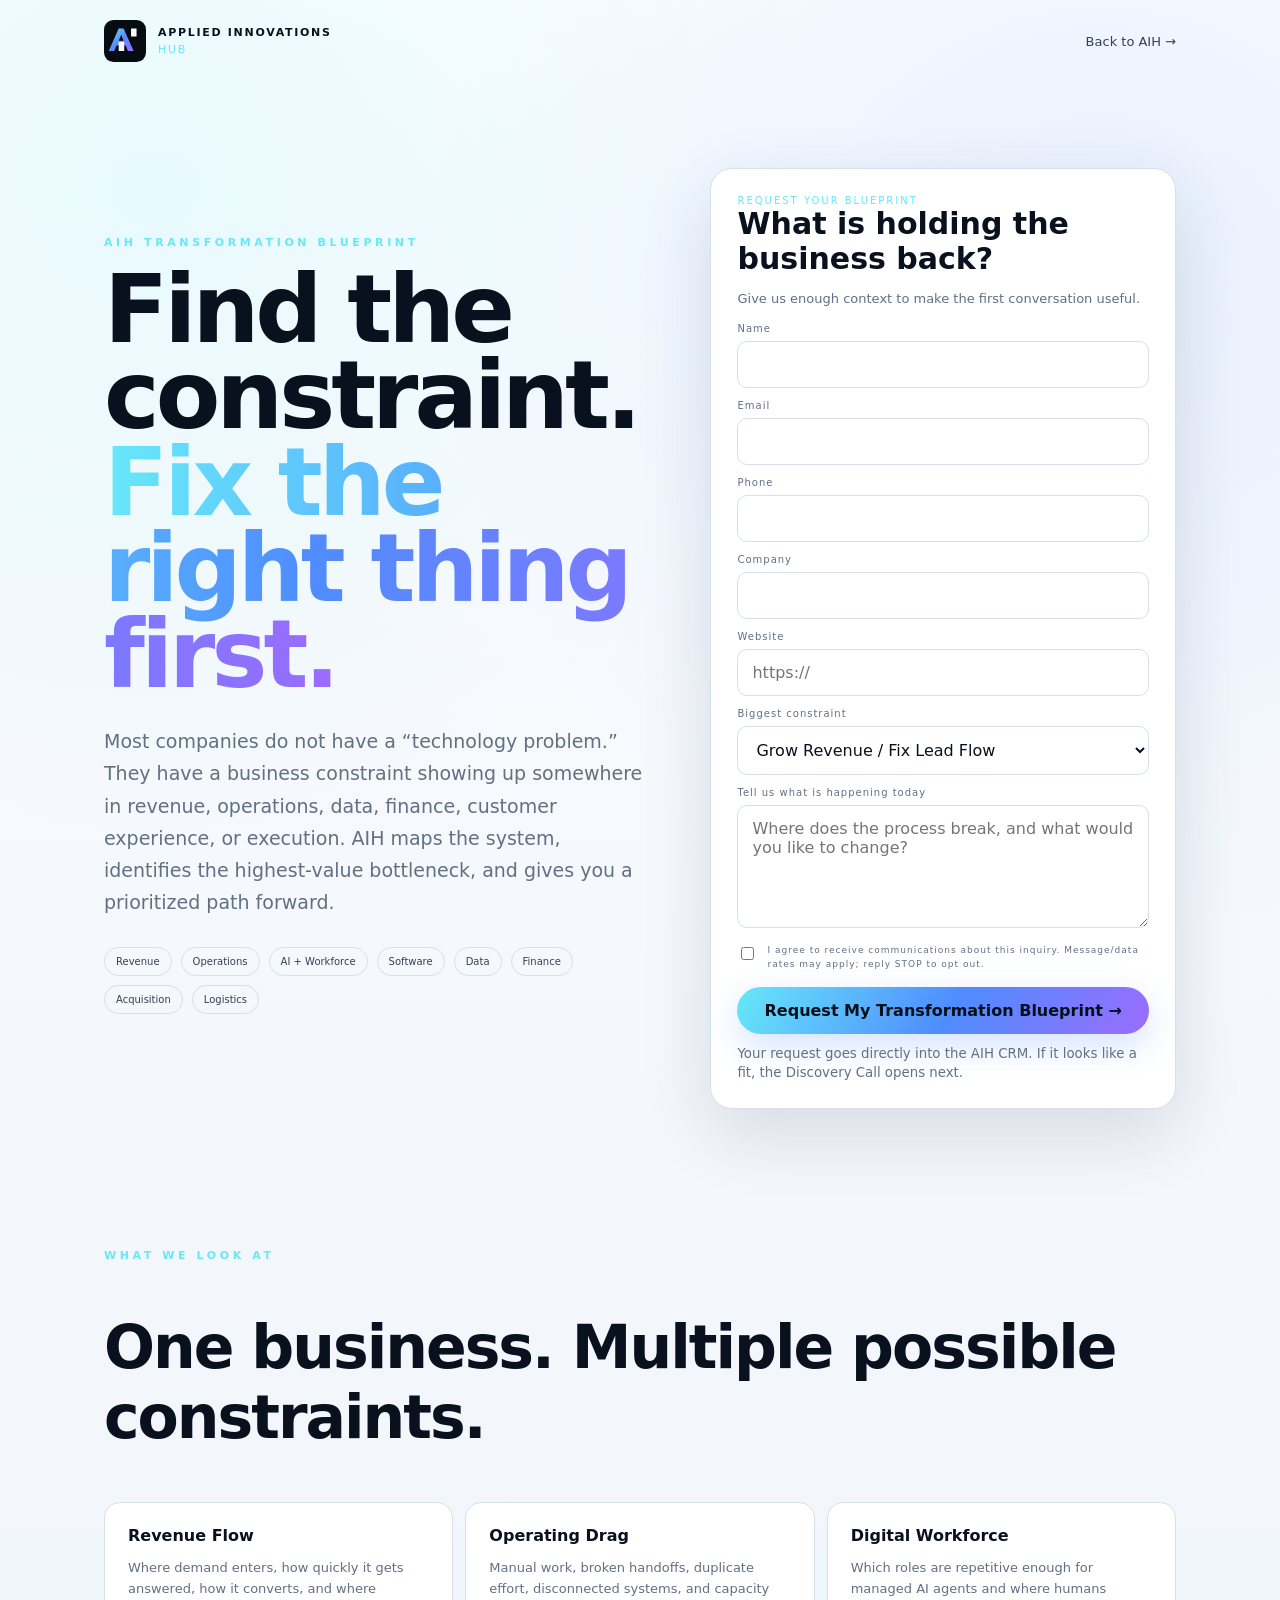
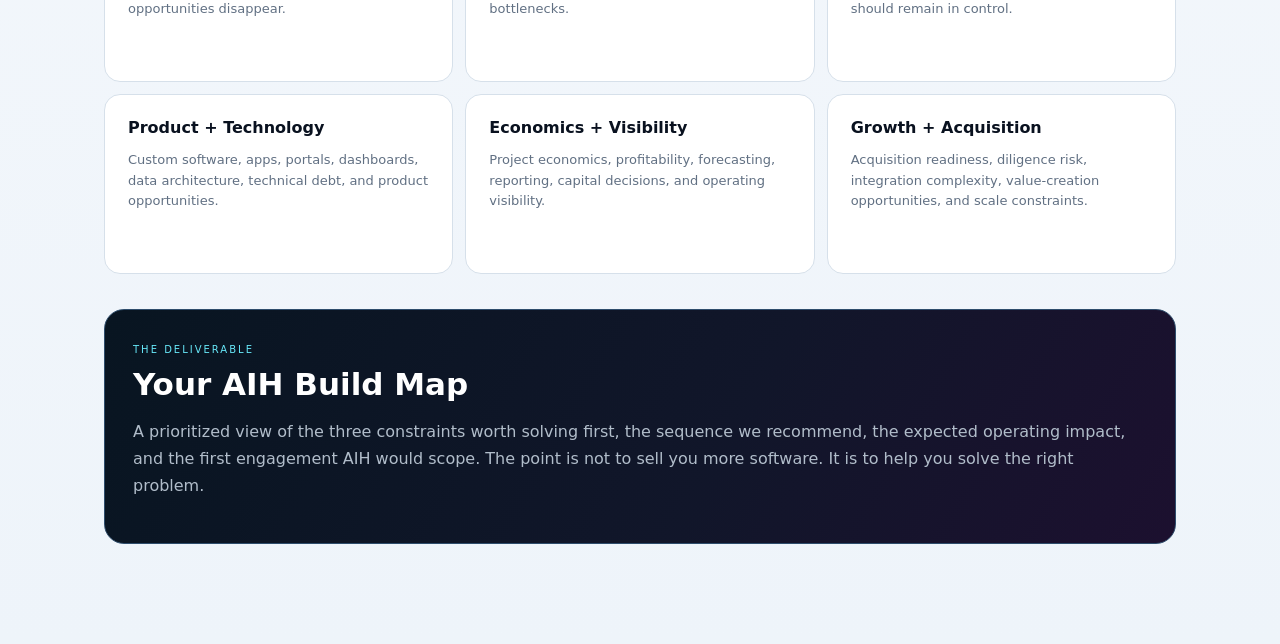
<file: blueprint.html>
<!doctype html>
<html lang="en" data-theme="light">
<head>
<meta charset="utf-8">
<meta name="viewport" content="width=device-width,initial-scale=1,viewport-fit=cover">
<title>AIH Transformation Blueprint | Applied Innovations Hub</title>
<meta name="description" content="Find the highest-value constraint in your business across revenue, operations, technology, data, finance and growth. Request an AIH Transformation Blueprint.">
<meta name="robots" content="index,follow">
<link rel="canonical" href="https://appliedinnovationshub.com/blueprint">
<link rel="icon" href="/assets/aih-mark.svg" type="image/svg+xml">
<link rel="stylesheet" href="/styles.css">
<style>
.blueprint-landing{min-height:100svh;position:relative;overflow:hidden}
.bp-nav{max-width:1120px;margin:auto;padding:20px 24px;display:flex;justify-content:space-between;align-items:center}
.bp-nav a{text-decoration:none}
.bp-hero{max-width:1120px;margin:auto;padding:86px 24px 70px;display:grid;grid-template-columns:1.08fr .92fr;gap:60px;align-items:center}
.bp-hero h1{font-size:clamp(54px,8vw,94px);line-height:.92;letter-spacing:-4px;margin:0 0 26px}
.bp-hero h1 span{background:linear-gradient(90deg,var(--cyan),var(--blue),var(--violet));-webkit-background-clip:text;color:transparent}
.bp-hero>div>p{font-size:19px;line-height:1.7;color:var(--muted);max-width:680px}
.bp-proof{display:flex;gap:9px;flex-wrap:wrap;margin:28px 0}.bp-proof span{font-size:10px;border:1px solid var(--line);border-radius:999px;padding:8px 11px;color:var(--soft)}
.bp-form{background:var(--panel);border:1px solid var(--line);border-radius:22px;padding:26px;box-shadow:var(--shadow)}
.bp-form h2{font-size:30px;margin:0 0 8px}.bp-form>p{color:var(--muted);font-size:13px;line-height:1.6}
.bp-form label{display:block;margin-top:12px}.bp-form input,.bp-form select,.bp-form textarea{width:100%;background:var(--bg2);color:var(--text);border:1px solid var(--line);padding:13px 14px;border-radius:10px;outline:none}
.bp-form input:focus,.bp-form select:focus,.bp-form textarea:focus{border-color:var(--blue)}
.bp-form .pill{width:100%;margin-top:15px}
.bp-form small{display:block;margin-top:10px;color:var(--muted);line-height:1.45}
.bp-value{max-width:1120px;margin:auto;padding:70px 24px 100px}
.bp-value h2{font-size:clamp(38px,5vw,60px);letter-spacing:-2px}
.bp-grid{display:grid;grid-template-columns:repeat(3,1fr);gap:12px}.bp-grid article{border:1px solid var(--line);border-radius:16px;padding:23px;background:var(--panel);min-height:180px}.bp-grid b{display:block;margin-bottom:9px}.bp-grid p{color:var(--muted);font-size:13px;line-height:1.6}
.bp-deliverable{margin-top:35px;border:1px solid #2e4d6c;border-radius:20px;padding:28px;background:linear-gradient(120deg,#081521,#11162a 58%,#1c102f);color:#fff}.bp-deliverable h3{font-size:31px;margin:9px 0}.bp-deliverable p{color:#b1bdca;line-height:1.7}
@media(max-width:850px){.bp-hero{grid-template-columns:1fr;padding-top:55px}.bp-grid{grid-template-columns:1fr 1fr}}
@media(max-width:600px){.bp-nav{padding:14px 18px}.bp-hero{padding:50px 18px}.bp-hero h1{font-size:54px;letter-spacing:-3px}.bp-grid{grid-template-columns:1fr}.bp-value{padding:55px 18px 80px}}
</style>
</head>
<body>
<main class="blueprint-landing">
  <nav class="bp-nav">
    <a class="brand" href="/"><img src="/assets/aih-mark.svg" alt="" class="mark"><span><b>APPLIED INNOVATIONS</b><em>HUB</em></span></a>
    <a class="ghost" href="/">Back to AIH →</a>
  </nav>

  <section class="bp-hero">
    <div>
      <div class="eyebrow">AIH TRANSFORMATION BLUEPRINT</div>
      <h1>Find the constraint.<br><span>Fix the right thing first.</span></h1>
      <p>Most companies do not have a “technology problem.” They have a business constraint showing up somewhere in revenue, operations, data, finance, customer experience, or execution. AIH maps the system, identifies the highest-value bottleneck, and gives you a prioritized path forward.</p>
      <div class="bp-proof"><span>Revenue</span><span>Operations</span><span>AI + Workforce</span><span>Software</span><span>Data</span><span>Finance</span><span>Acquisition</span><span>Logistics</span></div>
    </div>

    <form class="bp-form" id="blueprintForm">
      <div class="signal">REQUEST YOUR BLUEPRINT</div>
      <h2>What is holding the business back?</h2>
      <p>Give us enough context to make the first conversation useful.</p>
      <label><span>Name</span><input required name="name" autocomplete="name"></label>
      <label><span>Email</span><input required type="email" name="email" autocomplete="email"></label>
      <label><span>Phone</span><input required type="tel" name="phone" autocomplete="tel"></label>
      <label><span>Company</span><input name="company" autocomplete="organization"></label>
      <label><span>Website</span><input type="url" name="website" placeholder="https://"></label>
      <label><span>Biggest constraint</span>
        <select name="interest">
          <option>Grow Revenue / Fix Lead Flow</option>
          <option>Reduce Manual Work / Modernize Operations</option>
          <option>Build an App / SaaS / Product</option>
          <option>Deploy Managed AI Roles</option>
          <option>Improve Finance / Project Economics</option>
          <option>Prepare for Acquisition / Integration</option>
          <option>Improve Data / Reporting / Visibility</option>
          <option>E-commerce / Fulfillment / Logistics</option>
          <option>Government / Enterprise Contract</option>
          <option>Not Sure Yet</option>
        </select>
      </label>
      <label><span>Tell us what is happening today</span><textarea name="message" rows="5" placeholder="Where does the process break, and what would you like to change?"></textarea></label>
      <label class="consent-row"><input type="checkbox" name="consent" value="yes"><span>I agree to receive communications about this inquiry. Message/data rates may apply; reply STOP to opt out.</span></label>
      <input type="hidden" name="kind" value="project">
      <button class="pill" type="submit">Request My Transformation Blueprint →</button>
      <small id="blueprintStatus">Your request goes directly into the AIH CRM. If it looks like a fit, the Discovery Call opens next.</small>
    </form>
  </section>

  <section class="bp-value">
    <div class="eyebrow">WHAT WE LOOK AT</div>
    <h2>One business. Multiple possible constraints.</h2>
    <div class="bp-grid">
      <article><b>Revenue Flow</b><p>Where demand enters, how quickly it gets answered, how it converts, and where opportunities disappear.</p></article>
      <article><b>Operating Drag</b><p>Manual work, broken handoffs, duplicate effort, disconnected systems, and capacity bottlenecks.</p></article>
      <article><b>Digital Workforce</b><p>Which roles are repetitive enough for managed AI agents and where humans should remain in control.</p></article>
      <article><b>Product + Technology</b><p>Custom software, apps, portals, dashboards, data architecture, technical debt, and product opportunities.</p></article>
      <article><b>Economics + Visibility</b><p>Project economics, profitability, forecasting, reporting, capital decisions, and operating visibility.</p></article>
      <article><b>Growth + Acquisition</b><p>Acquisition readiness, diligence risk, integration complexity, value-creation opportunities, and scale constraints.</p></article>
    </div>
    <div class="bp-deliverable">
      <span class="signal">THE DELIVERABLE</span>
      <h3>Your AIH Build Map</h3>
      <p>A prioritized view of the three constraints worth solving first, the sequence we recommend, the expected operating impact, and the first engagement AIH would scope. The point is not to sell you more software. It is to help you solve the right problem.</p>
    </div>
  </section>
</main>
<script>
const BOOKING='https://api.leadconnectorhq.com/widget/booking/fXIMmcl2IcRjvFLvsRsN';
document.getElementById('blueprintForm').addEventListener('submit',async e=>{
  e.preventDefault();
  const form=e.currentTarget,btn=form.querySelector('button[type=submit]'),status=document.getElementById('blueprintStatus');
  const data=Object.fromEntries(new FormData(form).entries());
  data.interest='AIH Transformation Blueprint — '+data.interest;
  btn.disabled=true;btn.textContent='Sending to AIH…';status.textContent='Saving your request…';
  try{
    const r=await fetch('/api/highlevel-lead',{method:'POST',headers:{'Content-Type':'application/json'},body:JSON.stringify(data)});
    const result=await r.json();
    if(!r.ok||!result.ok)throw new Error(result.error||'Unable to save request');
    status.textContent='Received. Opening the AIH Discovery Call calendar…';
    setTimeout(()=>location.href=BOOKING,650);
  }catch(err){
    status.textContent=err.message+' — or call 302-404-2323.';
  }finally{
    btn.disabled=false;btn.textContent='Request My Transformation Blueprint →';
  }
});
</script>
</body>
</html>
</file>
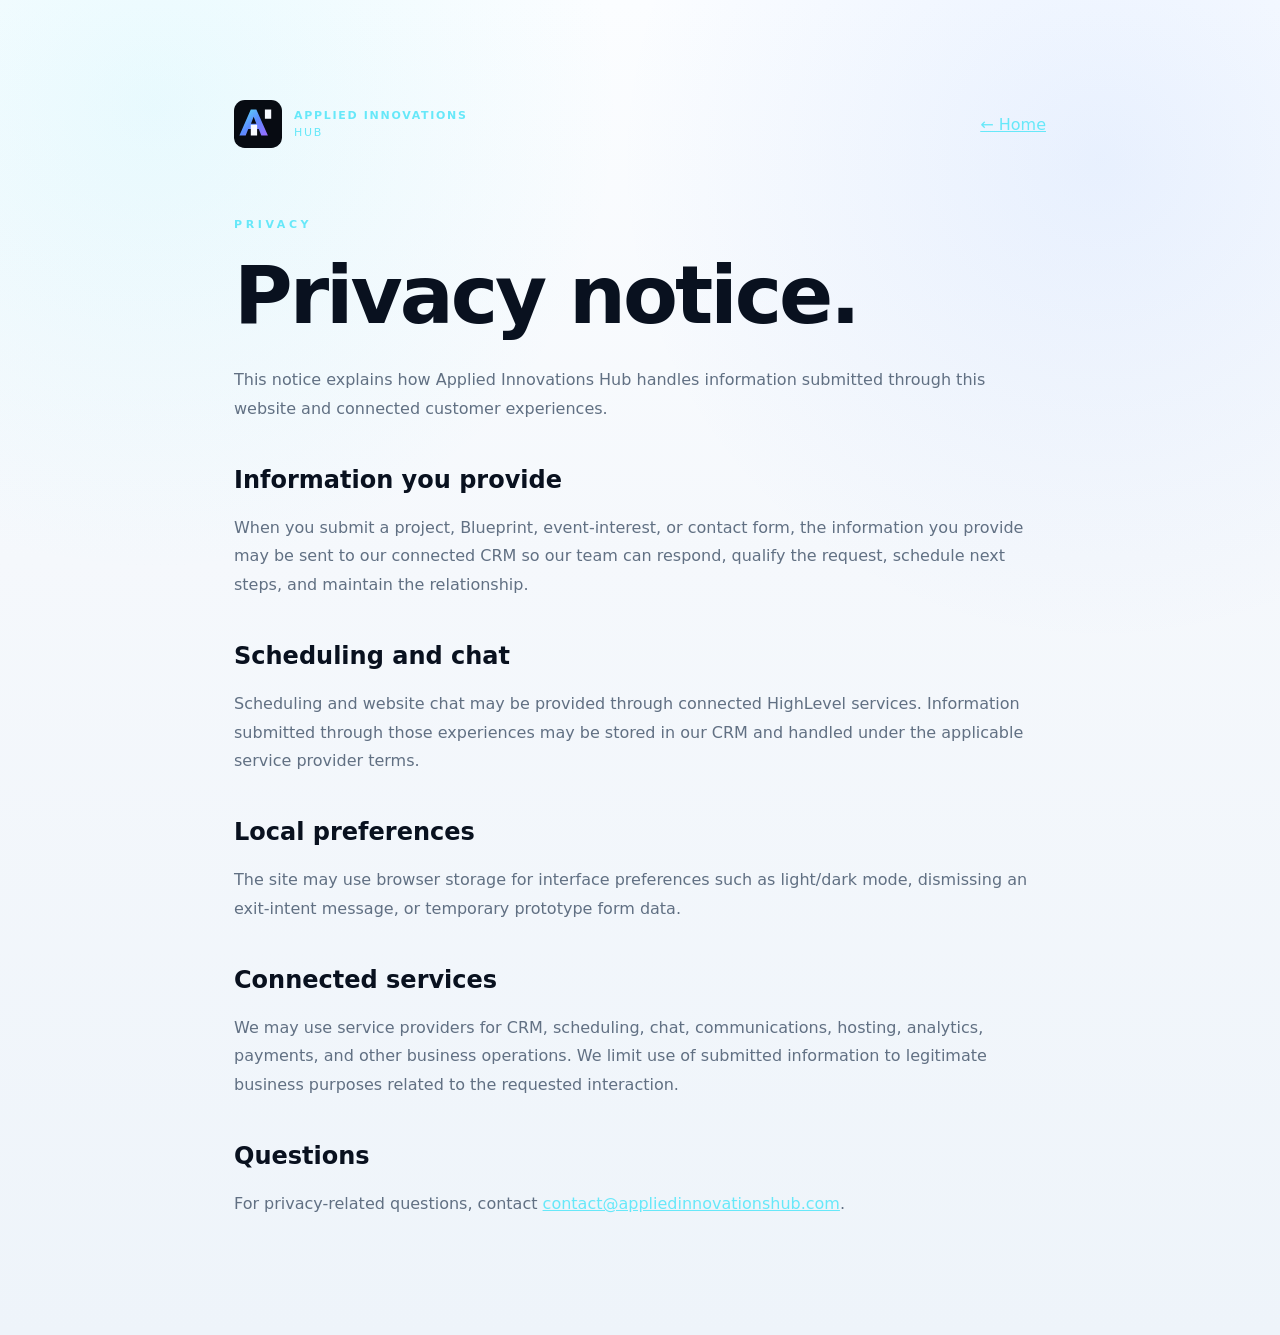
<file: privacy.html>
<!doctype html><html lang="en" data-theme="light"><head><meta charset="utf-8"><meta name="viewport" content="width=device-width,initial-scale=1"><meta name="description" content="Privacy information for Applied Innovations Hub."><title>Privacy | Applied Innovations Hub</title><link rel="canonical" href="https://appliedinnovationshub.com/privacy"><link rel="icon" href="/assets/aih-mark.svg" type="image/svg+xml"><link rel="stylesheet" href="/styles.css"><style>.legal{max-width:860px;margin:auto;padding:100px 24px}.legal h1{font-size:clamp(48px,8vw,80px);letter-spacing:-3px;margin:0 0 24px}.legal h2{font-size:24px;margin-top:42px}.legal p,.legal li{color:var(--muted);line-height:1.8}.legal a{color:var(--cyan)}.legal-top{display:flex;justify-content:space-between;align-items:center;margin-bottom:70px}.legal-top img{width:48px}</style></head><body><main class="legal"><div class="legal-top"><a href="/" class="brand"><img src="/assets/aih-mark.svg" alt=""><span><b>APPLIED INNOVATIONS</b><em>HUB</em></span></a><a href="/">← Home</a></div><div class="eyebrow">PRIVACY</div><h1>Privacy notice.</h1><p>This notice explains how Applied Innovations Hub handles information submitted through this website and connected customer experiences.</p><h2>Information you provide</h2><p>When you submit a project, Blueprint, event-interest, or contact form, the information you provide may be sent to our connected CRM so our team can respond, qualify the request, schedule next steps, and maintain the relationship.</p><h2>Scheduling and chat</h2><p>Scheduling and website chat may be provided through connected HighLevel services. Information submitted through those experiences may be stored in our CRM and handled under the applicable service provider terms.</p><h2>Local preferences</h2><p>The site may use browser storage for interface preferences such as light/dark mode, dismissing an exit-intent message, or temporary prototype form data.</p><h2>Connected services</h2><p>We may use service providers for CRM, scheduling, chat, communications, hosting, analytics, payments, and other business operations. We limit use of submitted information to legitimate business purposes related to the requested interaction.</p><h2>Questions</h2><p>For privacy-related questions, contact <a href="mailto:contact@appliedinnovationshub.com">contact@appliedinnovationshub.com</a>.</p></main></body></html>
</file>
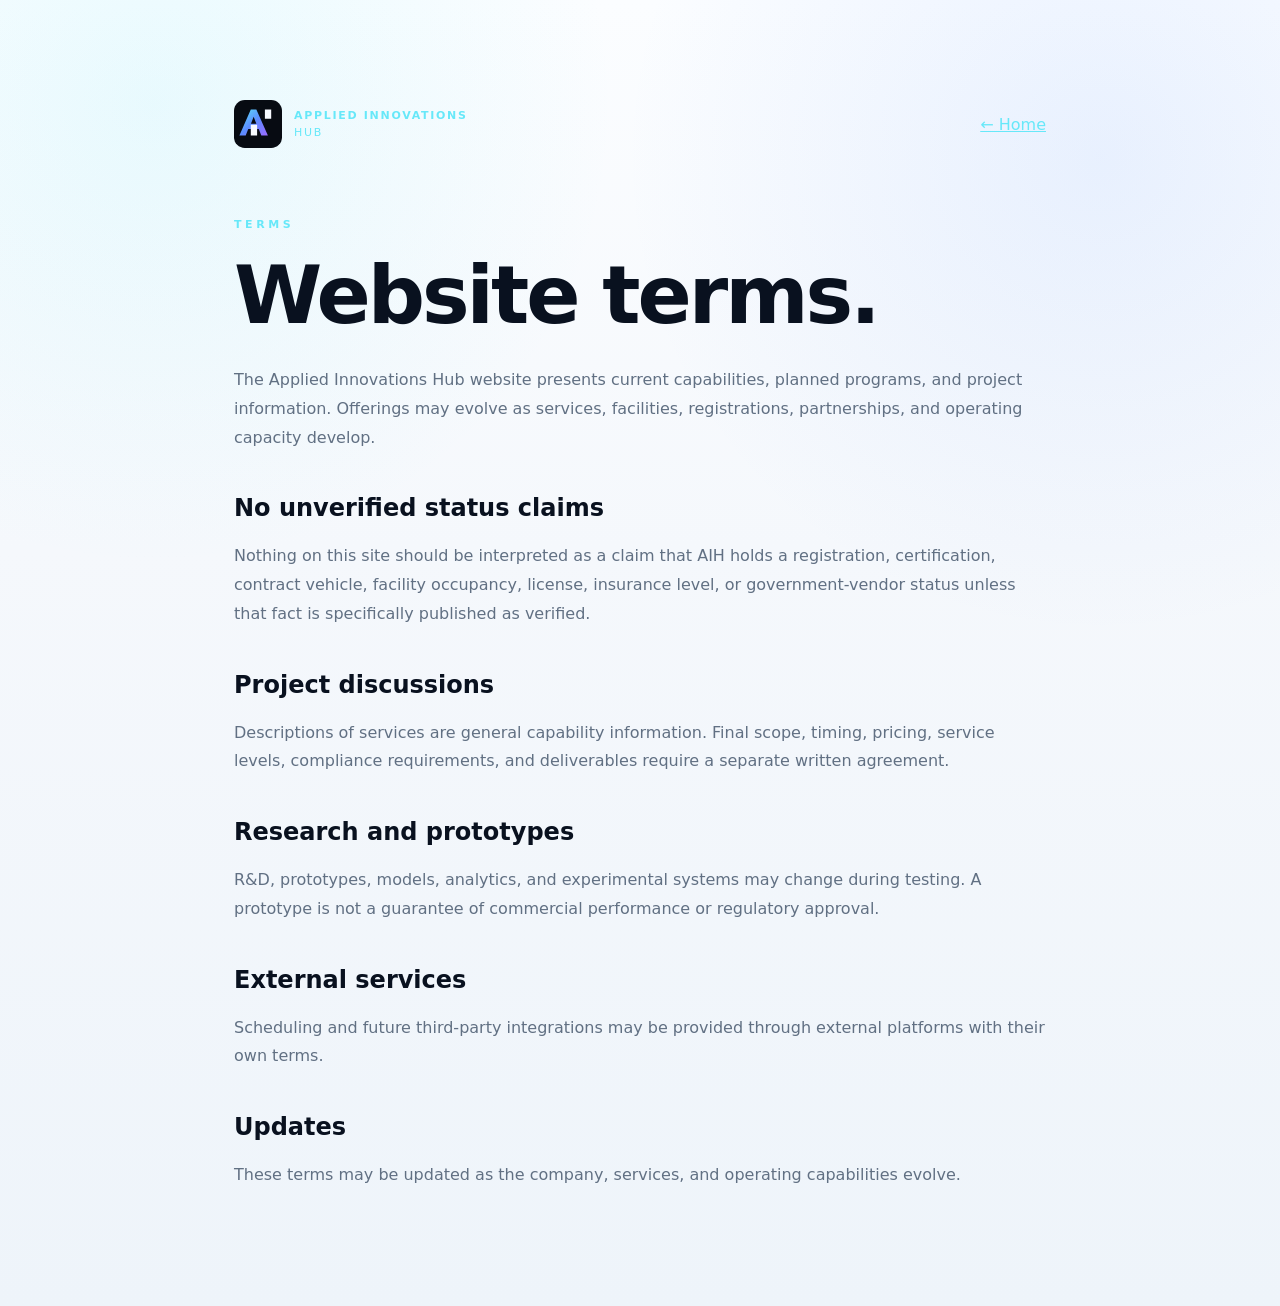
<file: terms.html>
<!doctype html><html lang="en" data-theme="light"><head><meta charset="utf-8"><meta name="viewport" content="width=device-width,initial-scale=1"><meta name="description" content="Website terms for Applied Innovations Hub."><title>Terms | Applied Innovations Hub</title><link rel="canonical" href="https://appliedinnovationshub.com/terms"><link rel="icon" href="/assets/aih-mark.svg" type="image/svg+xml"><link rel="stylesheet" href="/styles.css"><style>.legal{max-width:860px;margin:auto;padding:100px 24px}.legal h1{font-size:clamp(48px,8vw,80px);letter-spacing:-3px;margin:0 0 24px}.legal h2{font-size:24px;margin-top:42px}.legal p,.legal li{color:var(--muted);line-height:1.8}.legal a{color:var(--cyan)}.legal-top{display:flex;justify-content:space-between;align-items:center;margin-bottom:70px}.legal-top img{width:48px}</style></head><body><main class="legal"><div class="legal-top"><a href="/" class="brand"><img src="/assets/aih-mark.svg" alt=""><span><b>APPLIED INNOVATIONS</b><em>HUB</em></span></a><a href="/">← Home</a></div><div class="eyebrow">TERMS</div><h1>Website terms.</h1><p>The Applied Innovations Hub website presents current capabilities, planned programs, and project information. Offerings may evolve as services, facilities, registrations, partnerships, and operating capacity develop.</p><h2>No unverified status claims</h2><p>Nothing on this site should be interpreted as a claim that AIH holds a registration, certification, contract vehicle, facility occupancy, license, insurance level, or government-vendor status unless that fact is specifically published as verified.</p><h2>Project discussions</h2><p>Descriptions of services are general capability information. Final scope, timing, pricing, service levels, compliance requirements, and deliverables require a separate written agreement.</p><h2>Research and prototypes</h2><p>R&D, prototypes, models, analytics, and experimental systems may change during testing. A prototype is not a guarantee of commercial performance or regulatory approval.</p><h2>External services</h2><p>Scheduling and future third-party integrations may be provided through external platforms with their own terms.</p><h2>Updates</h2><p>These terms may be updated as the company, services, and operating capabilities evolve.</p></main></body></html>
</file>
<file: styles.css>
:root{
  --bg:#060910;--bg2:#0a0f18;--panel:#0d141f;--panel2:#111a28;--text:#f7faff;--muted:#9aa7b8;--soft:#c6d0dc;
  --line:#1c2a3c;--cyan:#67e8f9;--blue:#4f8cff;--violet:#9b6cff;--green:#41e3a2;--danger:#ff6d85;
  --shadow:0 24px 80px rgba(0,0,0,.38);--max:1220px;--radius:20px;--nav:76px
}
html[data-theme="light"]{
  --bg:#f4f7fb;--bg2:#ffffff;--panel:#ffffff;--panel2:#eef3f8;--text:#09111f;--muted:#617083;--soft:#334155;
  --line:#d6e0ea;--shadow:0 24px 70px rgba(31,50,76,.14)
}
*{box-sizing:border-box}
html{scroll-behavior:smooth}
body{margin:0;background:var(--bg);color:var(--text);font-family:Inter,ui-sans-serif,system-ui,-apple-system,BlinkMacSystemFont,"Segoe UI",sans-serif;overflow-x:hidden}
body.modal-open{overflow:hidden}
button,input,select,textarea{font:inherit}
button{color:inherit}
a{color:inherit}
::selection{background:rgba(103,232,249,.28)}
.noise{position:fixed;inset:0;pointer-events:none;z-index:200;opacity:.025;background-image:url("data:image/svg+xml,%3Csvg viewBox='0 0 180 180' xmlns='http://www.w3.org/2000/svg'%3E%3Cfilter id='n'%3E%3CfeTurbulence type='fractalNoise' baseFrequency='.9' numOctaves='3' stitchTiles='stitch'/%3E%3C/filter%3E%3Crect width='100%25' height='100%25' filter='url(%23n)' opacity='.5'/%3E%3C/svg%3E")}
.cursor-glow{position:fixed;width:320px;height:320px;border-radius:50%;background:radial-gradient(circle,rgba(79,140,255,.12),transparent 66%);pointer-events:none;z-index:0;transform:translate(-50%,-50%);transition:opacity .2s;opacity:.6}
html[data-theme="light"] .cursor-glow{opacity:.2}

.loader{position:fixed;inset:0;background:#04070c;display:grid;place-items:center;align-content:center;z-index:9999;transition:opacity .65s ease,visibility .65s ease}
.loader.done{opacity:0;visibility:hidden}
.loader-mark{display:flex;gap:7px;font-weight:900;font-size:clamp(48px,8vw,92px);letter-spacing:-8px}
.loader-mark span{display:inline-block;background:linear-gradient(120deg,#fff,#67e8f9,#4f8cff,#9b6cff);-webkit-background-clip:text;color:transparent;animation:loaderPulse 1.2s ease-in-out infinite}
.loader-mark span:nth-child(2){animation-delay:.12s}.loader-mark span:nth-child(3){animation-delay:.24s}
.loader-line{width:min(260px,62vw);height:2px;background:#172033;margin:24px auto 12px;overflow:hidden}
.loader-line i{display:block;width:35%;height:100%;background:linear-gradient(90deg,var(--cyan),var(--blue),var(--violet));animation:loaderSweep 1.25s ease-in-out infinite}
.loader p{font-size:10px;letter-spacing:4px;color:#748196}
@keyframes loaderPulse{50%{transform:translateY(-6px);filter:drop-shadow(0 0 16px rgba(103,232,249,.7))}}
@keyframes loaderSweep{0%{transform:translateX(-110%)}100%{transform:translateX(320%)}}

.nav-wrap{position:sticky;top:0;z-index:80;background:color-mix(in srgb,var(--bg) 82%,transparent);backdrop-filter:blur(18px);border-bottom:1px solid color-mix(in srgb,var(--line) 70%,transparent);transition:.25s}
.nav-wrap.scrolled{box-shadow:0 10px 35px rgba(0,0,0,.14)}
.nav{max-width:var(--max);margin:auto;height:var(--nav);padding:0 24px;display:flex;align-items:center;justify-content:space-between;gap:20px}
.brand{display:flex;align-items:center;gap:12px;text-decoration:none;color:var(--text)}
.mark{width:42px;height:42px}
.brand span{display:flex;flex-direction:column;font-size:11px;line-height:1.06;letter-spacing:1.7px}
.brand em{font-style:normal;color:var(--cyan);margin-top:5px}
.links{display:flex;align-items:center;gap:24px}
.links a,.links button,.ghost,.text-link{color:var(--soft);text-decoration:none;font-size:13px;background:none;border:0;cursor:pointer;padding:0}
.links a:hover,.links button:hover,.ghost:hover,.text-link:hover{color:var(--text)}
.link-button{font:inherit}
.nav-actions{display:flex;gap:10px;align-items:center}
.theme-toggle{width:42px;height:42px;border-radius:50%;border:1px solid var(--line);background:var(--panel);display:grid;place-items:center;cursor:pointer;position:relative;overflow:hidden}
.theme-icon{position:absolute;transition:.3s ease}
.sun{opacity:0;transform:translateY(15px)}
.moon{opacity:1}
html[data-theme="light"] .sun{opacity:1;transform:none}
html[data-theme="light"] .moon{opacity:0;transform:translateY(-15px)}
.menu{display:none;width:42px;height:42px;border:1px solid var(--line);border-radius:50%;background:var(--panel);place-items:center;cursor:pointer}
.menu span{width:16px;height:1px;background:var(--text);display:block;margin:3px auto;transition:.2s}

.pill{display:inline-flex;justify-content:center;align-items:center;gap:10px;background:linear-gradient(120deg,var(--cyan),var(--blue) 52%,var(--violet));color:#03101b!important;border:0;border-radius:999px;padding:14px 22px;font-weight:850;text-decoration:none;cursor:pointer;box-shadow:0 12px 34px rgba(79,140,255,.24);transition:transform .2s ease,box-shadow .2s ease}
.pill:hover{transform:translateY(-2px);box-shadow:0 16px 42px rgba(79,140,255,.34)}
.pill.small{padding:10px 16px;font-size:12px}
.magnetic{will-change:transform}

.hero{min-height:calc(100svh - var(--nav));max-width:var(--max);margin:auto;padding:105px 24px 85px;display:grid;grid-template-columns:1.12fr .88fr;gap:64px;align-items:center;position:relative}
.grid-bg{position:absolute;inset:0;background-image:linear-gradient(rgba(79,140,255,.07) 1px,transparent 1px),linear-gradient(90deg,rgba(79,140,255,.07) 1px,transparent 1px);background-size:46px 46px;mask-image:linear-gradient(to bottom,black 12%,transparent 92%);pointer-events:none}
html[data-theme="light"] .grid-bg{background-image:linear-gradient(rgba(15,60,120,.06) 1px,transparent 1px),linear-gradient(90deg,rgba(15,60,120,.06) 1px,transparent 1px)}
.hero-beam{position:absolute;border-radius:999px;filter:blur(45px);pointer-events:none}
.beam-one{width:420px;height:160px;background:rgba(79,140,255,.12);right:3%;top:16%;transform:rotate(-28deg)}
.beam-two{width:330px;height:130px;background:rgba(155,108,255,.08);right:12%;bottom:14%;transform:rotate(31deg)}
.hero-copy,.hero-panel{position:relative;z-index:2}
.eyebrow{font-size:11px;letter-spacing:3.6px;font-weight:850;color:var(--cyan);margin-bottom:18px;text-transform:uppercase}
.pulse-dot{display:inline-block;width:7px;height:7px;border-radius:50%;background:var(--green);margin-right:8px;box-shadow:0 0 0 0 rgba(65,227,162,.5);animation:pulse 2s infinite}
@keyframes pulse{70%{box-shadow:0 0 0 10px rgba(65,227,162,0)}100%{box-shadow:0 0 0 0 rgba(65,227,162,0)}}
.hero h1{font-size:clamp(56px,7.6vw,102px);line-height:.9;letter-spacing:-5px;margin:0 0 28px;max-width:820px}
.hero h1 span,.statement h2 span{background:linear-gradient(90deg,var(--cyan),var(--blue),var(--violet));-webkit-background-clip:text;color:transparent}
.hero-copy>p{font-size:19px;line-height:1.72;color:var(--muted);max-width:730px}
.actions{display:flex;gap:22px;align-items:center;margin:34px 0 48px}
.ghost{display:inline-flex;align-items:center;gap:8px}
.hero-metrics{display:grid;grid-template-columns:repeat(4,1fr);gap:10px}
.hero-metrics div{border:1px solid var(--line);background:color-mix(in srgb,var(--panel) 80%,transparent);padding:16px 18px;border-radius:14px;backdrop-filter:blur(10px)}
.hero-metrics strong{display:block;font-size:23px}
.hero-metrics span{font-size:11px;color:var(--muted)}
.hero-panel{height:520px;display:grid;place-items:center;perspective:1000px}
.orb{width:350px;height:350px;border-radius:50%;background:radial-gradient(circle at 28% 28%,rgba(103,232,249,.85),rgba(79,140,255,.28) 33%,rgba(155,108,255,.13) 56%,transparent 72%);filter:blur(1px);box-shadow:0 0 130px rgba(79,140,255,.18);animation:orbFloat 6s ease-in-out infinite}
@keyframes orbFloat{50%{transform:translateY(-14px) scale(1.025)}}
.orbit{position:absolute;border:1px solid rgba(103,232,249,.23);border-radius:50%}
.orbit-a{width:410px;height:240px;transform:rotate(24deg);animation:orbitA 18s linear infinite}
.orbit-b{width:290px;height:450px;transform:rotate(-42deg);animation:orbitB 23s linear infinite}
@keyframes orbitA{to{transform:rotate(384deg)}}@keyframes orbitB{to{transform:rotate(-402deg)}}
.glass{background:color-mix(in srgb,var(--panel) 78%,transparent);backdrop-filter:blur(18px)}
.panel-card{position:absolute;width:80%;padding:30px;border:1px solid color-mix(in srgb,var(--cyan) 25%,var(--line));box-shadow:var(--shadow);border-radius:20px;transform-style:preserve-3d}
.signal{font-size:10px;color:var(--cyan);letter-spacing:2px}
.panel-card h2{font-size:29px;margin:22px 0 12px;letter-spacing:-1px}
.panel-card p{color:var(--muted)}
.panel-card p b{color:var(--cyan);font-weight:500}
.micro-grid{display:grid;grid-template-columns:1fr 1fr;gap:8px;margin:24px 0}
.micro-grid span{font-size:10px;letter-spacing:1.3px;border:1px solid var(--line);padding:10px;background:color-mix(in srgb,var(--bg) 70%,transparent)}
.scan{height:2px;background:linear-gradient(90deg,transparent,var(--cyan),var(--violet),transparent);animation:scan 2.8s infinite}
@keyframes scan{50%{transform:translateY(6px);opacity:.4}}
.scroll-cue{position:absolute;bottom:22px;left:24px;z-index:3;font-size:9px;letter-spacing:3px;color:var(--muted);text-decoration:none;display:flex;align-items:center;gap:10px}
.scroll-cue span{width:38px;height:1px;background:var(--line);position:relative;overflow:hidden}
.scroll-cue span:after{content:"";position:absolute;inset:0;width:45%;background:var(--cyan);animation:loaderSweep 2s infinite}

.ticker{overflow:hidden;border-top:1px solid var(--line);border-bottom:1px solid var(--line);background:var(--panel)}
.ticker-track{display:flex;width:max-content;align-items:center;gap:32px;padding:14px 0;animation:ticker 34s linear infinite}
.ticker span{font-size:10px;letter-spacing:2px;color:var(--muted);white-space:nowrap}.ticker i{font-style:normal;color:var(--blue)}
@keyframes ticker{to{transform:translateX(-50%)}}

.statement{max-width:940px;margin:0 auto;padding:125px 24px;text-align:center}
.statement h2,.section h2{font-size:clamp(38px,5vw,64px);line-height:1;letter-spacing:-2.3px;margin:0 0 24px}
.statement>p,.section-head p,.facility-copy>p,.gov p,.cta p,.calendar-preview p{color:var(--muted);font-size:18px;line-height:1.75}
.process-line{display:grid;grid-template-columns:auto 1fr auto 1fr auto 1fr auto 1fr auto;align-items:center;gap:12px;margin-top:54px}
.process-line div{display:flex;flex-direction:column;gap:6px}
.process-line b{font-size:11px;color:var(--cyan)}.process-line span{font-size:12px}.process-line i{height:1px;background:linear-gradient(90deg,var(--line),var(--blue),var(--line))}

.section{max-width:var(--max);margin:auto;padding:110px 24px}
.section-head{display:flex;justify-content:space-between;gap:60px;align-items:flex-end;margin-bottom:46px}
.section-head p{max-width:540px;margin:0}
.capability-grid{display:grid;grid-template-columns:repeat(3,1fr);gap:14px}
.cap-card{background:linear-gradient(180deg,color-mix(in srgb,var(--panel) 95%,transparent),color-mix(in srgb,var(--bg2) 90%,transparent));border:1px solid var(--line);padding:30px;min-height:360px;border-radius:18px;position:relative;overflow:hidden;transition:border-color .25s,box-shadow .25s;transform-style:preserve-3d}
.cap-card:before{content:"";position:absolute;inset:-1px;background:radial-gradient(400px circle at var(--mx,50%) var(--my,0%),rgba(103,232,249,.13),transparent 42%);opacity:0;transition:.25s;pointer-events:none}
.cap-card:hover:before{opacity:1}.cap-card:hover{border-color:#365b82;box-shadow:0 18px 45px rgba(0,0,0,.15)}
.card-num{font-size:10px;color:var(--cyan);letter-spacing:2px}
.card-icon{display:grid;place-items:center;width:54px;height:54px;margin:42px 0 20px;border:1px solid color-mix(in srgb,var(--cyan) 30%,var(--line));border-radius:16px;font-size:12px;font-weight:900;letter-spacing:1px;background:color-mix(in srgb,var(--panel2) 70%,transparent)}
.cap-card h3{font-size:24px;letter-spacing:-.6px;margin:0 0 14px}.cap-card p{color:var(--muted);line-height:1.65}.cap-card b{display:block;font-size:12px;margin-top:22px;color:var(--soft);padding-right:20px}
.card-link{position:absolute;right:24px;bottom:22px;border:0;background:none;color:var(--cyan);cursor:pointer;font-size:11px;letter-spacing:1px}

.facility{display:grid;grid-template-columns:1fr 1fr;gap:70px;align-items:center}
.flow-tabs{display:flex;flex-wrap:wrap;gap:8px;margin:32px 0 20px}
.flow-tab{border:1px solid var(--line);background:var(--panel);color:var(--muted);padding:10px 14px;border-radius:999px;cursor:pointer;font-size:11px}
.flow-tab.active{background:linear-gradient(120deg,var(--cyan),var(--blue));color:#07101b;border-color:transparent;font-weight:800}
.flow-copy{padding:22px;border:1px solid var(--line);border-radius:16px;background:var(--panel)}
.flow-copy h3{margin:0 0 8px;font-size:18px}.flow-copy p{margin:0;color:var(--muted);line-height:1.7}
.blueprint{height:620px;border:1px solid #264365;position:relative;background-color:#07111e;background-image:linear-gradient(rgba(103,232,249,.07) 1px,transparent 1px),linear-gradient(90deg,rgba(103,232,249,.07) 1px,transparent 1px);background-size:22px 22px;padding:24px;border-radius:18px;overflow:hidden;box-shadow:inset 0 0 90px rgba(0,0,0,.35)}
html[data-theme="light"] .blueprint{background-color:#102237}
.bp-tag{position:absolute;top:16px;left:16px;font-size:9px;letter-spacing:2px;color:var(--cyan)}
.bp-room{position:absolute;border:1px solid #67e8f9;background:rgba(103,232,249,.06);font-size:10px;letter-spacing:1.4px;display:grid;place-items:center;text-align:center;transition:.3s}
.office{left:8%;bottom:8%;width:34%;height:27%}.bath{left:8%;bottom:36%;width:18%;height:12%}.floor{left:8%;top:13%;width:84%;height:49%}
.bp-wall{position:absolute;top:21%;writing-mode:vertical-rl;font-size:9px;letter-spacing:2px;color:#b9c7d9;transition:.3s}.bp-wall.left{left:10%}.bp-wall.right{right:10%}
.bp-garage{position:absolute;bottom:3%;right:11%;width:34%;border-top:5px double var(--blue);text-align:center;padding-top:8px;font-size:9px;letter-spacing:2px}
.bp-route{position:absolute;left:47%;top:62%;width:1px;height:25%;background:linear-gradient(var(--cyan),transparent);opacity:.35}
[data-bp].active-zone{filter:drop-shadow(0 0 12px rgba(103,232,249,.9));color:#fff;background:rgba(79,140,255,.18)}

.revenue{position:relative}
.revenue-stack{border:1px solid var(--line);border-radius:18px;overflow:hidden}
.stack-row{width:100%;display:grid;grid-template-columns:90px 1fr 240px;gap:20px;align-items:center;padding:22px 24px;background:var(--panel);border:0;border-bottom:1px solid var(--line);text-align:left;cursor:pointer;color:var(--muted);transition:.2s}
.stack-row:last-child{border-bottom:0}.stack-row:hover,.stack-row.active{background:var(--panel2);color:var(--text)}
.stack-row span{color:var(--cyan);font-size:10px;letter-spacing:2px}.stack-row b{font-size:15px}.stack-row em{font-style:normal;font-size:12px;color:var(--muted)}
.revenue-detail{margin-top:16px;padding:24px;border-left:2px solid var(--cyan);background:color-mix(in srgb,var(--panel) 72%,transparent)}
.revenue-detail strong{font-size:18px}.revenue-detail p{color:var(--muted);margin-bottom:0;line-height:1.7}

.events{position:relative}
.event-grid{display:grid;grid-template-columns:repeat(3,1fr);gap:14px}
.event-card{min-height:330px;border:1px solid var(--line);border-radius:18px;background:var(--panel);padding:28px;display:flex;flex-direction:column;position:relative;overflow:hidden}
.event-card:after{content:"";position:absolute;width:170px;height:170px;border-radius:50%;right:-70px;top:-80px;background:radial-gradient(circle,rgba(79,140,255,.16),transparent 67%)}
.event-top{display:flex;justify-content:space-between;font-size:9px;letter-spacing:2px;color:var(--cyan)}.event-top i{font-style:normal;color:var(--muted)}
.event-card h3{font-size:26px;letter-spacing:-.8px;margin:54px 0 12px}.event-card p{color:var(--muted);line-height:1.65;margin:0}
.event-tags{display:flex;gap:7px;flex-wrap:wrap;margin:22px 0}.event-tags span{border:1px solid var(--line);padding:6px 9px;border-radius:999px;font-size:9px;color:var(--muted)}
.event-card .ghost,.event-card .pill{margin-top:auto;align-self:flex-start}
.founder-card{background:linear-gradient(145deg,color-mix(in srgb,var(--panel) 80%,#12294d),color-mix(in srgb,var(--panel) 85%,#281743));border-color:#365378}

.gov{max-width:none;background:linear-gradient(115deg,#081423,#0e162a 55%,#170f2b);border-top:1px solid #20324b;border-bottom:1px solid #20324b;color:#fff}
.gov-grid{max-width:var(--max);margin:auto;display:grid;grid-template-columns:1fr 1fr;gap:70px;align-items:center;padding:10px 24px}
.gov p{color:#aab6c6}.gov-actions{display:flex;align-items:center;gap:18px;margin-top:30px}.ghost.light{color:#fff}
.gov-console{background:rgba(2,6,12,.46);border:1px solid rgba(103,232,249,.18);border-radius:18px;padding:20px;box-shadow:var(--shadow)}
.console-head,.console-row{display:flex;justify-content:space-between;gap:20px;align-items:center}.console-head{padding-bottom:15px;border-bottom:1px solid rgba(255,255,255,.08);font-size:10px;letter-spacing:2px}.console-head i{font-style:normal;color:#ffcb6b}
.console-row{padding:17px 0;border-bottom:1px solid rgba(255,255,255,.06);font-size:10px;letter-spacing:1px}.console-row b{font-size:9px;color:var(--green)}.console-row.muted b{color:#ffcb6b}.gov-console p{font-size:11px!important;margin:18px 0 0!important}

.founding-shell{display:grid;grid-template-columns:1.2fr 1fr auto;gap:45px;align-items:center;border:1px solid var(--line);border-radius:22px;padding:38px;background:linear-gradient(120deg,color-mix(in srgb,var(--panel) 96%,transparent),color-mix(in srgb,var(--panel2) 82%,transparent));position:relative;overflow:hidden}
.founding-shell:before{content:"";position:absolute;inset:auto -100px -150px auto;width:400px;height:400px;border-radius:50%;background:radial-gradient(circle,rgba(79,140,255,.16),transparent 65%)}
.founding-shell h2{font-size:42px;margin-bottom:12px}.founding-shell p{color:var(--muted);line-height:1.7}
.founding-benefits{display:grid;gap:10px}.founding-benefits span{font-size:12px;color:var(--soft);padding-left:18px;position:relative}.founding-benefits span:before{content:"+";position:absolute;left:0;color:var(--cyan)}

.faq-list{border-top:1px solid var(--line)}
.faq details{border-bottom:1px solid var(--line);padding:0}
.faq summary{list-style:none;cursor:pointer;padding:24px 4px;font-size:18px;display:flex;justify-content:space-between;gap:20px}.faq summary::-webkit-details-marker{display:none}.faq summary:after{content:"+";color:var(--cyan);font-size:22px;transition:.2s}.faq details[open] summary:after{transform:rotate(45deg)}
.faq details p{color:var(--muted);line-height:1.7;padding:0 4px 24px;margin:0;max-width:900px}

.calendar-preview{display:grid;grid-template-columns:1fr 1fr;gap:70px;align-items:center}
.calendar-card{border:1px solid var(--line);background:var(--panel);color:var(--text);border-radius:18px;padding:24px;display:grid;grid-template-columns:auto 1fr auto;gap:18px;align-items:center;text-align:left;cursor:pointer;box-shadow:var(--shadow)}
.calendar-date{width:74px;height:74px;border-radius:14px;background:linear-gradient(145deg,#0c1a2d,#171331);border:1px solid rgba(103,232,249,.2);display:grid;place-items:center;align-content:center}.calendar-date b{font-size:22px;color:#fff}.calendar-date i{font-style:normal;font-size:9px;color:var(--cyan);letter-spacing:2px}.calendar-card strong{display:block;font-size:18px}.calendar-card small{display:block;color:var(--muted);margin-top:5px}.calendar-card em{font-style:normal;font-size:28px;color:var(--cyan)}

.cta{display:grid;grid-template-columns:1fr 1fr;gap:70px;align-items:start}
.contact-points{display:grid;gap:8px;margin-top:28px}.contact-points span{font-size:12px;color:var(--muted);padding-left:18px;position:relative}.contact-points span:before{content:"•";position:absolute;left:0;color:var(--cyan)}
.cta form,.interest-shell form{display:grid;gap:14px;background:var(--panel);border:1px solid var(--line);padding:24px;border-radius:18px}
.form-head{display:flex;justify-content:space-between;gap:20px;font-size:9px;letter-spacing:2px;color:var(--cyan);padding-bottom:8px}
.form-head i{font-style:normal;color:var(--muted)}
label>span{display:block;font-size:10px;color:var(--muted);letter-spacing:1px;margin-bottom:7px}
.cta input,.cta select,.cta textarea,.interest-shell input,.chat-form input{width:100%;background:var(--bg2);color:var(--text);border:1px solid var(--line);padding:14px 15px;border-radius:10px;outline:none;transition:.2s}
.cta input:focus,.cta select:focus,.cta textarea:focus,.interest-shell input:focus,.chat-form input:focus{border-color:var(--blue);box-shadow:0 0 0 3px rgba(79,140,255,.09)}
.cta small,.interest-shell small{color:var(--muted);font-size:10px;line-height:1.5}

footer{max-width:var(--max);margin:auto;border-top:1px solid var(--line);padding:44px 24px 62px;color:var(--muted)}
.footer-top,.footer-bottom{display:flex;justify-content:space-between;gap:30px;align-items:center}.footer-top{padding-bottom:28px}.footer-bottom{border-top:1px solid var(--line);padding-top:22px;font-size:11px}.footer-bottom div{display:flex;gap:18px}.footer-bottom a{text-decoration:none;color:var(--muted)}.footer-bottom a:hover{color:var(--text)}

.chat-launcher{position:fixed;right:24px;bottom:24px;z-index:120;width:62px;height:62px;border-radius:50%;border:1px solid rgba(103,232,249,.28);background:linear-gradient(145deg,#0c1726,#19132c);color:#fff;display:grid;place-items:center;cursor:pointer;box-shadow:0 16px 50px rgba(0,0,0,.38)}
.chat-launcher b{font-size:14px;letter-spacing:1px}.chat-dot{position:absolute;right:3px;top:4px;width:11px;height:11px;border-radius:50%;background:var(--green);border:2px solid #0b111a;box-shadow:0 0 12px rgba(65,227,162,.8)}
.chat-widget{position:fixed;right:24px;bottom:98px;z-index:121;width:min(390px,calc(100vw - 32px));height:min(610px,calc(100svh - 130px));background:var(--panel);border:1px solid var(--line);border-radius:22px;box-shadow:0 30px 90px rgba(0,0,0,.48);display:grid;grid-template-rows:auto 1fr auto;overflow:hidden;transform:translateY(16px) scale(.96);opacity:0;visibility:hidden;transition:.22s ease}
.chat-widget.open{transform:none;opacity:1;visibility:visible}
.chat-head{padding:16px 18px;border-bottom:1px solid var(--line);display:flex;justify-content:space-between;align-items:center;background:linear-gradient(110deg,color-mix(in srgb,var(--panel2) 80%,transparent),var(--panel))}
.chat-head>div{display:flex;gap:10px;align-items:center}.chat-avatar{width:38px;height:38px;border-radius:11px;display:grid;place-items:center;background:linear-gradient(120deg,var(--cyan),var(--blue),var(--violet));color:#03101b;font-size:11px;font-weight:900}.chat-head b{display:block;font-size:13px}.chat-head small{display:flex;align-items:center;gap:6px;color:var(--muted);font-size:10px;margin-top:3px}.chat-head small i{width:6px;height:6px;border-radius:50%;background:var(--green)}.chat-head button{border:0;background:none;color:var(--muted);font-size:24px;cursor:pointer}
.chat-messages{padding:18px;overflow:auto;display:flex;flex-direction:column;gap:12px}.msg{max-width:86%;font-size:13px;line-height:1.55}.msg p{margin:0}.msg.bot{align-self:flex-start;background:var(--panel2);border:1px solid var(--line);padding:12px 14px;border-radius:15px 15px 15px 4px}.msg.user{align-self:flex-end;background:linear-gradient(120deg,var(--blue),var(--violet));color:#fff;padding:12px 14px;border-radius:15px 15px 4px 15px}
.quick-replies{display:flex;gap:7px;flex-wrap:wrap}.quick-replies button{border:1px solid var(--line);background:var(--bg2);color:var(--soft);border-radius:999px;padding:8px 10px;font-size:10px;cursor:pointer}.quick-replies button:hover{border-color:var(--blue);color:var(--text)}
.chat-form{display:grid;grid-template-columns:1fr auto;gap:8px;padding:12px;border-top:1px solid var(--line);background:var(--panel)}.chat-form input{margin:0}.chat-form button{width:46px;border-radius:10px;border:0;background:linear-gradient(120deg,var(--cyan),var(--blue));color:#07101b;font-size:20px;font-weight:900;cursor:pointer}

.modal{position:fixed;inset:0;z-index:300;display:grid;place-items:center;padding:18px;opacity:0;visibility:hidden;transition:.2s}.modal.open{opacity:1;visibility:visible}
.modal-backdrop{position:absolute;inset:0;background:rgba(0,0,0,.72);backdrop-filter:blur(9px)}
.modal-shell{position:relative;width:min(960px,100%);max-height:92svh;background:var(--panel);border:1px solid var(--line);border-radius:22px;box-shadow:0 40px 110px rgba(0,0,0,.6);overflow:auto;transform:translateY(20px);transition:.25s}.modal.open .modal-shell{transform:none}
.modal-close{position:absolute;right:18px;top:16px;width:38px;height:38px;border-radius:50%;border:1px solid var(--line);background:var(--panel2);color:var(--text);font-size:22px;cursor:pointer;z-index:3}.modal-head{padding:30px 32px 10px}.modal-head h2{font-size:34px;margin:0 0 10px}.modal-head p{color:var(--muted);margin:0}
.calendar-frame-wrap{padding:18px 24px 26px}.calendar-frame-wrap iframe{width:100%;min-height:600px;border:1px solid var(--line);border-radius:14px;background:#fff}.calendar-fallback{display:flex;align-items:center;justify-content:space-between;gap:16px;margin-top:12px;padding:12px 4px}.calendar-fallback p{color:var(--muted);font-size:11px;margin:0}.calendar-fallback .pill{padding:10px 14px;font-size:11px}
.interest-shell{width:min(560px,100%);padding:34px}.interest-shell h2{font-size:38px;margin:0 0 12px}.interest-shell>p{color:var(--muted);line-height:1.65;margin-bottom:20px}.interest-shell form{padding:0;border:0;background:none}

.exit-popup{position:fixed;left:50%;top:50%;z-index:280;transform:translate(-50%,-46%) scale(.96);width:min(560px,calc(100vw - 30px));background:linear-gradient(145deg,#0c1420,#12152a);color:#fff;border:1px solid #26364f;border-radius:24px;padding:34px;box-shadow:0 40px 110px rgba(0,0,0,.62);opacity:0;visibility:hidden;transition:.22s}
.exit-popup.show{opacity:1;visibility:visible;transform:translate(-50%,-50%) scale(1)}
.exit-popup:before{content:"";position:fixed;inset:-100vmax;background:rgba(0,0,0,.62);z-index:-1;backdrop-filter:blur(5px)}
.exit-close{position:absolute;right:16px;top:14px;border:0;background:none;color:#fff;font-size:25px;cursor:pointer}.exit-kicker{font-size:10px;letter-spacing:3px;color:var(--cyan)}.exit-popup h2{font-size:40px;line-height:1;margin:17px 0}.exit-popup p{color:#aab6c6;line-height:1.7}.exit-actions{display:flex;gap:15px;align-items:center;margin-top:24px}

.reveal{opacity:0;transform:translateY(24px);transition:opacity .75s ease,transform .75s ease}.reveal.visible{opacity:1;transform:none}.delay-1{transition-delay:.08s}.delay-2{transition-delay:.16s}
.tilt-card{will-change:transform}
@media(prefers-reduced-motion:reduce){*{scroll-behavior:auto!important;animation-duration:.001ms!important;animation-iteration-count:1!important;transition-duration:.001ms!important}.reveal{opacity:1;transform:none}.cursor-glow{display:none}}

@media(max-width:1040px){
  .links{gap:16px}.hero{grid-template-columns:1fr;padding-top:82px}.hero-panel{height:410px}.hero-copy{max-width:820px}.hero-metrics{max-width:720px}.capability-grid{grid-template-columns:1fr 1fr}.event-grid{grid-template-columns:1fr 1fr}.facility,.gov-grid,.cta,.calendar-preview{grid-template-columns:1fr}.founding-shell{grid-template-columns:1fr 1fr}.founding-shell .pill{grid-column:1/-1;justify-self:start}.blueprint{height:560px}
}
@media(max-width:820px){
  .nav{padding:0 18px}.links{display:none;position:absolute;top:var(--nav);left:0;right:0;background:var(--bg);padding:18px;flex-direction:column;align-items:stretch;border-bottom:1px solid var(--line);box-shadow:0 20px 50px rgba(0,0,0,.2)}.links.open{display:flex}.links a,.links button{text-align:left;padding:10px 0}.links .pill{text-align:center;padding:12px}.menu{display:block}.hero h1{letter-spacing:-3px}.hero-metrics{grid-template-columns:1fr 1fr}.section-head{display:block}.section-head p{margin-top:18px}.stack-row{grid-template-columns:70px 1fr}.stack-row em{display:none}.founding-shell{grid-template-columns:1fr}.founding-shell .pill{grid-column:auto}.footer-top,.footer-bottom{align-items:flex-start;flex-direction:column}
}
@media(max-width:600px){
  :root{--nav:68px}.nav{height:var(--nav)}.mark{width:36px;height:36px}.brand span{font-size:9px}.theme-toggle,.menu{width:38px;height:38px}
  .cursor-glow{display:none}.hero{min-height:auto;padding:78px 18px 70px}.hero h1{font-size:clamp(52px,17vw,76px);letter-spacing:-3.5px}.hero-copy>p{font-size:16px}.actions{align-items:flex-start;flex-direction:column;margin-bottom:35px}.hero-metrics{grid-template-columns:1fr 1fr}.hero-panel{height:330px}.orb{width:240px;height:240px}.orbit-a{width:280px;height:170px}.orbit-b{width:200px;height:310px}.panel-card{width:92%;padding:22px}.panel-card h2{font-size:22px}.scroll-cue{display:none}
  .statement,.section{padding:78px 18px}.statement h2,.section h2{font-size:42px}.process-line{grid-template-columns:1fr;gap:7px}.process-line i{width:1px;height:18px;justify-self:center}.process-line div{align-items:center}
  .capability-grid,.event-grid{grid-template-columns:1fr}.cap-card{min-height:330px}.facility{gap:42px}.blueprint{height:460px}.bp-tag{font-size:7px}.stack-row{grid-template-columns:58px 1fr;padding:18px 14px;gap:10px}.stack-row b{font-size:13px}.event-card{min-height:310px}.founding-shell{padding:26px}.founding-shell h2{font-size:36px}.gov-grid{padding:0 18px}.gov-actions{align-items:flex-start;flex-direction:column}.calendar-card{grid-template-columns:auto 1fr}.calendar-card em{display:none}
  .calendar-frame-wrap{padding:10px}.calendar-frame-wrap iframe{min-height:560px}.calendar-fallback{align-items:flex-start;flex-direction:column}.modal-head{padding:25px 22px 8px}.modal-head h2{font-size:28px}.interest-shell{padding:26px 20px}
  .cta{gap:42px}.chat-launcher{right:16px;bottom:16px;width:58px;height:58px}.chat-widget{right:16px;bottom:84px;height:min(590px,calc(100svh - 104px))}.exit-popup{padding:28px 22px}.exit-popup h2{font-size:34px}.exit-actions{align-items:flex-start;flex-direction:column}
}


/* Credentials / ecosystem proof */
.credentials-strip{max-width:var(--max);margin:0 auto;padding:22px 24px 6px}
.credentials-inner{display:grid;grid-template-columns:repeat(3,1fr);gap:12px}
.credential{display:flex;align-items:center;gap:14px;border:1px solid var(--line);background:var(--panel);border-radius:16px;padding:16px 18px;min-height:78px}
.credential.primary{background:linear-gradient(120deg,color-mix(in srgb,var(--panel) 86%,#09243c),color-mix(in srgb,var(--panel) 88%,#25163f));border-color:#31516f}
.cred-badge{width:42px;height:42px;border-radius:12px;display:grid;place-items:center;background:linear-gradient(120deg,var(--cyan),var(--blue),var(--violet));color:#05101a;font-size:11px;font-weight:950;letter-spacing:.5px;flex:0 0 auto}
.cred-badge.outline{background:var(--bg2);color:var(--cyan);border:1px solid color-mix(in srgb,var(--cyan) 28%,var(--line))}
.credential b{display:block;font-size:13px}.credential small{display:block;color:var(--muted);font-size:10px;margin-top:4px;line-height:1.4}

/* Proof / project portfolio */
.project-grid{display:grid;grid-template-columns:repeat(2,1fr);gap:14px}
.project-card{position:relative;overflow:hidden;min-height:390px;border:1px solid var(--line);background:linear-gradient(150deg,var(--panel),var(--panel2));border-radius:22px;padding:30px;display:flex;flex-direction:column}
.project-card:before{content:"";position:absolute;inset:0;background:linear-gradient(140deg,rgba(103,232,249,.04),transparent 35%,rgba(155,108,255,.06));pointer-events:none}
.project-orbit{position:absolute;width:280px;height:280px;border:1px solid rgba(103,232,249,.12);border-radius:50%;right:-100px;top:-120px}
.project-orbit:after{content:"";position:absolute;inset:48px;border:1px solid rgba(79,140,255,.12);border-radius:50%}
.project-meta{display:flex;justify-content:space-between;gap:20px;font-size:9px;letter-spacing:2px;color:var(--cyan);position:relative;z-index:1}
.project-meta i{font-style:normal;color:var(--muted)}
.project-card h3{font-size:42px;letter-spacing:-1.8px;margin:70px 0 12px;position:relative;z-index:1}
.project-card p{color:var(--muted);line-height:1.7;max-width:610px;position:relative;z-index:1}
.project-stack{display:flex;gap:7px;flex-wrap:wrap;margin:20px 0;position:relative;z-index:1}
.project-stack span{font-size:9px;letter-spacing:.7px;border:1px solid var(--line);padding:7px 10px;border-radius:999px;color:var(--soft);background:color-mix(in srgb,var(--bg2) 72%,transparent)}
.project-link{margin-top:auto;align-self:flex-start;border:0;background:none;color:var(--cyan);font-size:12px;cursor:pointer;padding:10px 0;text-decoration:none;position:relative;z-index:1}
.project-trade{background:radial-gradient(circle at 85% 15%,rgba(79,140,255,.13),transparent 30%),linear-gradient(150deg,var(--panel),var(--panel2))}
.project-elevate{background:radial-gradient(circle at 85% 15%,rgba(65,227,162,.10),transparent 30%),linear-gradient(150deg,var(--panel),var(--panel2))}
.project-autobid{background:radial-gradient(circle at 85% 15%,rgba(155,108,255,.13),transparent 30%),linear-gradient(150deg,var(--panel),var(--panel2))}
.project-ops{background:radial-gradient(circle at 85% 15%,rgba(103,232,249,.11),transparent 30%),linear-gradient(150deg,var(--panel),var(--panel2))}

/* Productized commercial offers */
.solution-grid{display:grid;grid-template-columns:repeat(3,1fr);gap:14px}
.solution-card{border:1px solid var(--line);background:var(--panel);border-radius:18px;padding:28px;display:flex;flex-direction:column;min-height:430px}
.solution-code{font-size:9px;letter-spacing:2px;color:var(--cyan)}
.solution-card h3{font-size:27px;letter-spacing:-.8px;margin:38px 0 12px}
.solution-card>p{color:var(--muted);line-height:1.65}
.solution-card ul{list-style:none;padding:0;margin:20px 0 26px;display:grid;gap:9px}
.solution-card li{font-size:12px;color:var(--soft);padding-left:17px;position:relative}
.solution-card li:before{content:"+";position:absolute;left:0;color:var(--cyan)}
.solution-cta{margin-top:auto;align-self:flex-start;font-size:11px;padding:11px 15px}
.sales-callout{margin-top:16px;border:1px solid #2b4664;border-radius:20px;background:linear-gradient(120deg,#091421,#14162a 58%,#1a102c);color:#fff;padding:26px 30px;display:flex;justify-content:space-between;gap:30px;align-items:center}
.sales-callout h3{font-size:28px;margin:10px 0 5px}.sales-callout p{margin:0;color:#aab6c6;line-height:1.65}.sales-callout b{color:#fff}

/* CRM / sales engine */
.engine-grid{display:grid;grid-template-columns:1fr auto 1fr auto 1fr auto 1fr auto 1fr;gap:10px;align-items:stretch}
.engine-step{border:1px solid var(--line);background:var(--panel);border-radius:16px;padding:22px;min-height:180px}
.engine-step span{font-size:10px;color:var(--cyan);letter-spacing:2px}.engine-step b{display:block;font-size:18px;margin:26px 0 8px}.engine-step p{font-size:12px;line-height:1.6;color:var(--muted);margin:0}
.engine-arrow{display:grid;place-items:center;color:var(--blue);font-size:20px}
.integration-status{margin-top:16px;display:grid;grid-template-columns:repeat(5,1fr);border:1px solid var(--line);border-radius:16px;overflow:hidden}
.integration-status>div{padding:18px;border-right:1px solid var(--line);background:var(--bg2)}.integration-status>div:last-child{border-right:0}
.integration-status b{display:block;font-size:11px;margin:8px 0 4px}.integration-status small{color:var(--muted);font-size:9px;line-height:1.4;display:block}
.status-dot{width:8px;height:8px;border-radius:50%;display:inline-block}.status-dot.ready{background:var(--green);box-shadow:0 0 12px rgba(65,227,162,.45)}.status-dot.pending{background:#ffcb6b;box-shadow:0 0 12px rgba(255,203,107,.35)}

@media(max-width:1040px){
  .credentials-inner{grid-template-columns:1fr 1fr 1fr}
  .solution-grid{grid-template-columns:1fr 1fr}
  .engine-grid{grid-template-columns:1fr}.engine-arrow{transform:rotate(90deg);height:24px}
  .integration-status{grid-template-columns:1fr 1fr 1fr}.integration-status>div{border-bottom:1px solid var(--line)}
}
@media(max-width:820px){
  .credentials-inner{grid-template-columns:1fr}
  .project-grid{grid-template-columns:1fr}
  .integration-status{grid-template-columns:1fr 1fr}
  .sales-callout{align-items:flex-start;flex-direction:column}
}
@media(max-width:600px){
  .credentials-strip{padding:16px 18px 0}
  .solution-grid{grid-template-columns:1fr}
  .project-card{min-height:350px;padding:24px}.project-card h3{font-size:36px;margin-top:55px}
  .solution-card{min-height:390px;padding:24px}
  .integration-status{grid-template-columns:1fr}.integration-status>div{border-right:0}
}


/* Expanded platform positioning */
.capability-grid-deep .cap-card{min-height:390px}
.solution-grid-platform .solution-card{min-height:455px}
.quick-modules{margin-top:16px;border:1px solid var(--line);border-radius:20px;background:linear-gradient(120deg,var(--panel),var(--panel2));padding:28px;display:grid;grid-template-columns:.8fr 1.2fr;gap:30px;align-items:center}
.quick-modules h3{font-size:28px;margin:0 0 8px}.quick-modules p{color:var(--muted);margin:0}
.module-chips{display:flex;gap:8px;flex-wrap:wrap;justify-content:flex-end}
.module-chips span{font-size:10px;color:var(--soft);border:1px solid var(--line);background:var(--bg2);padding:9px 12px;border-radius:999px}
.consent-row{display:flex!important;gap:10px;align-items:flex-start}
.consent-row input{width:auto!important;margin-top:3px;flex:0 0 auto}
.consent-row span{margin:0!important;line-height:1.55!important;font-size:9px!important;color:var(--muted)!important}
button:disabled{opacity:.6;cursor:wait;transform:none!important}
.engine-note{margin-top:16px;border:1px solid var(--line);border-radius:16px;background:var(--panel);padding:20px 22px;display:flex;gap:25px;align-items:center}
.engine-note .signal{white-space:nowrap}.engine-note p{margin:0;color:var(--muted);line-height:1.6;font-size:12px}
.highlevel-form-frame{width:100%;min-height:680px;border:1px solid var(--line);border-radius:18px;background:var(--panel)}
.native-highlevel-chat .chat-launcher,.native-highlevel-chat .chat-widget{display:none!important}

/* Full footer */
.footer-grid{display:grid;grid-template-columns:1.1fr .7fr 1.35fr 1.2fr;gap:26px;border-top:1px solid var(--line);border-bottom:1px solid var(--line);padding:28px 0;margin:4px 0 24px}
.footer-label{display:block;color:var(--cyan);font-size:9px;letter-spacing:2px;margin-bottom:9px}
.footer-grid p{margin:0;color:var(--muted);font-size:11px;line-height:1.7}
.footer-grid a{color:var(--text);text-decoration:none}.footer-grid a:hover{color:var(--cyan)}

@media(max-width:900px){
  .quick-modules{grid-template-columns:1fr}.module-chips{justify-content:flex-start}
  .footer-grid{grid-template-columns:1fr 1fr}
  .engine-note{align-items:flex-start;flex-direction:column;gap:8px}
}
@media(max-width:600px){
  .quick-modules{padding:22px}
  .footer-grid{grid-template-columns:1fr}
}


/* Managed Agent Studio */
.managed-agents{position:relative}
.agent-studio-grid{display:grid;grid-template-columns:repeat(3,1fr);gap:14px}
.agent-role{border:1px solid var(--line);background:var(--panel);border-radius:18px;padding:26px;min-height:210px}
.agent-role>span{font-size:10px;letter-spacing:2px;color:var(--cyan)}
.agent-role h3{font-size:23px;margin:38px 0 10px;letter-spacing:-.7px}
.agent-role p{color:var(--muted);line-height:1.65;margin:0}
.agent-method{display:grid;grid-template-columns:1fr auto 1fr auto 1fr auto 1fr auto 1fr;gap:12px;align-items:center;margin-top:16px;border:1px solid var(--line);border-radius:18px;padding:22px;background:linear-gradient(120deg,var(--panel),var(--panel2))}
.agent-method div{display:flex;flex-direction:column;gap:5px}.agent-method b{font-size:10px;letter-spacing:1.5px;color:var(--cyan)}.agent-method span{font-size:11px;color:var(--muted)}.agent-method i{font-style:normal;color:var(--blue)}
.managed-cta{margin-top:16px;border:1px solid #2b4664;border-radius:20px;padding:28px 30px;background:linear-gradient(120deg,#071420,#11192b 58%,#1b102e);color:#fff;display:flex;justify-content:space-between;gap:30px;align-items:center}
.managed-cta h3{font-size:30px;margin:10px 0 6px}.managed-cta p{margin:0;color:#aab6c6;line-height:1.65;max-width:760px}

/* Advisory bench */
.advisory-network{position:relative}
.advisory-panel{display:grid;grid-template-columns:1.12fr .88fr;gap:26px;border:1px solid #2c435e;border-radius:22px;padding:30px;background:linear-gradient(135deg,color-mix(in srgb,var(--panel) 94%,#0b1b2e),color-mix(in srgb,var(--panel2) 88%,#1f1432))}
.advisory-copy h3{font-size:42px;letter-spacing:-1.5px;margin:16px 0 12px}.advisory-copy p{color:var(--muted);line-height:1.75}
.advisory-tags{display:flex;gap:7px;flex-wrap:wrap;margin:22px 0}.advisory-tags span{border:1px solid var(--line);border-radius:999px;padding:7px 10px;font-size:9px;color:var(--soft);background:var(--bg2)}
.advisory-outcomes{display:grid;gap:10px}.advisory-outcomes div{border:1px solid rgba(103,232,249,.13);border-radius:14px;padding:18px;background:rgba(3,8,14,.28)}.advisory-outcomes b{display:block;color:var(--cyan);font-size:10px;letter-spacing:2px;margin-bottom:7px}.advisory-outcomes span{font-size:12px;color:#b7c2cf;line-height:1.5}

/* Acquisition strategy */
.acquisition-grid{display:grid;grid-template-columns:repeat(3,1fr);gap:14px}
.acquisition-grid article{border:1px solid var(--line);border-radius:18px;background:var(--panel);padding:26px;min-height:230px}
.acquisition-grid article>span{font-size:10px;color:var(--cyan);letter-spacing:2px}.acquisition-grid h3{font-size:23px;margin:38px 0 10px}.acquisition-grid p{color:var(--muted);line-height:1.65;margin:0}

@media(max-width:1040px){
  .agent-studio-grid,.acquisition-grid{grid-template-columns:1fr 1fr}
  .agent-method{grid-template-columns:1fr}.agent-method i{transform:rotate(90deg);justify-self:start}
  .advisory-panel{grid-template-columns:1fr}
}
@media(max-width:700px){
  .agent-studio-grid,.acquisition-grid{grid-template-columns:1fr}
  .managed-cta{align-items:flex-start;flex-direction:column}
  .advisory-panel{padding:22px}
}


/* Transformation Blueprint offer */
.blueprint-offer-shell{display:grid;grid-template-columns:1.15fr .85fr;gap:28px;border:1px solid #2a4666;border-radius:24px;padding:34px;background:linear-gradient(125deg,#081522,#11172b 58%,#1b102f);color:#fff;box-shadow:var(--shadow)}
.blueprint-offer-shell h2{margin-bottom:16px}.blueprint-offer-shell>div>p{color:#b2bdc9;line-height:1.75;font-size:17px}
.offer-points{display:grid;grid-template-columns:1fr 1fr;gap:10px;margin-top:24px}
.offer-points span{font-size:11px;color:#c4cfda;padding-left:18px;position:relative}.offer-points span:before{content:"+";position:absolute;left:0;color:var(--cyan)}
.offer-card{border:1px solid rgba(103,232,249,.2);background:rgba(2,7,13,.32);border-radius:18px;padding:26px;display:flex;flex-direction:column;align-items:flex-start}
.offer-card h3{font-size:30px;letter-spacing:-1px;margin:18px 0 10px}.offer-card p{color:#aeb9c6;line-height:1.65;margin:0 0 24px}.offer-card .ghost{margin-top:14px;color:#fff}
@media(max-width:850px){.blueprint-offer-shell{grid-template-columns:1fr}.offer-points{grid-template-columns:1fr}}


/* Outcome-first positioning */
.outcomes{position:relative}
.outcome-grid{display:grid;grid-template-columns:repeat(4,1fr);gap:14px}
.outcome-card{border:1px solid var(--line);background:linear-gradient(160deg,var(--panel),var(--panel2));border-radius:18px;padding:26px;min-height:270px;display:flex;flex-direction:column;position:relative;overflow:hidden}
.outcome-card:after{content:"";position:absolute;width:160px;height:160px;border-radius:50%;right:-80px;bottom:-90px;background:radial-gradient(circle,rgba(79,140,255,.12),transparent 70%)}
.outcome-card>span{font-size:10px;letter-spacing:2px;color:var(--cyan)}
.outcome-card h3{font-size:23px;letter-spacing:-.7px;margin:36px 0 10px;position:relative;z-index:1}
.outcome-card p{color:var(--muted);line-height:1.65;margin:0 0 22px;position:relative;z-index:1}
.outcome-card b{font-size:11px;color:var(--soft);line-height:1.5;margin-top:auto;position:relative;z-index:1}
@media(max-width:1100px){.outcome-grid{grid-template-columns:repeat(2,1fr)}}
@media(max-width:620px){.outcome-grid{grid-template-columns:1fr}.outcome-card{min-height:240px}}


/* ===== AIH LIGHT-FIRST / 3D EXPERIENCE ===== */
html[data-theme="light"] body{
  background:
    radial-gradient(circle at 12% 8%,rgba(103,232,249,.12),transparent 28%),
    radial-gradient(circle at 86% 12%,rgba(79,140,255,.10),transparent 30%),
    linear-gradient(180deg,#fbfdff 0%,#f5f8fc 42%,#eef4fa 100%);
}
html[data-theme="light"] .loader{background:linear-gradient(155deg,#ffffff,#eef5fb)}
html[data-theme="light"] .loader-mark span{
  background:linear-gradient(120deg,#0b1323,#1e74d8,#7c3aed);
  -webkit-background-clip:text;color:transparent
}
html[data-theme="light"] .loader p{color:#64748b}
html[data-theme="light"] .loader-line{background:#dbe7f1}
html[data-theme="light"] .nav-wrap{background:rgba(255,255,255,.76)}
html[data-theme="light"] .glass{
  background:rgba(255,255,255,.68);
  box-shadow:0 28px 80px rgba(60,83,115,.16);
}
html[data-theme="light"] .cap-card,
html[data-theme="light"] .outcome-card,
html[data-theme="light"] .solution-card,
html[data-theme="light"] .project-card{
  box-shadow:0 18px 50px rgba(43,67,98,.09);
}

.hero{perspective:1400px}
.hero-copy{transform:translateZ(25px)}
.hero-panel{perspective:1350px;isolation:isolate}
.innovation-stage{
  --scene-rx:0deg;--scene-ry:0deg;
  position:absolute;inset:0;
  transform-style:preserve-3d;
  transform:rotateX(var(--scene-rx)) rotateY(var(--scene-ry));
  transition:transform .22s ease-out;
}
.innovation-stage [data-depth],
.hero-glass-card[data-depth]{
  transform:translate3d(0,var(--depth-shift,0),0) rotateZ(var(--depth-rotate,0));
  will-change:transform;
}
.stage-halo{position:absolute;border-radius:50%;filter:blur(1px);opacity:.9}
.halo-a{width:420px;height:420px;left:50%;top:50%;margin:-210px 0 0 -210px;border:1px solid rgba(79,140,255,.22);box-shadow:0 0 90px rgba(79,140,255,.12) inset}
.halo-b{width:310px;height:510px;left:50%;top:50%;margin:-255px 0 0 -155px;border:1px solid rgba(124,58,237,.20);transform:rotate(58deg)}
.core-orb{
  position:absolute;width:260px;height:260px;left:50%;top:50%;margin:-130px 0 0 -130px;border-radius:50%;
  background:
    radial-gradient(circle at 30% 25%,rgba(255,255,255,.94),rgba(103,232,249,.44) 22%,rgba(79,140,255,.34) 48%,rgba(124,58,237,.18) 70%,transparent 72%);
  box-shadow:0 30px 90px rgba(79,140,255,.22),inset -25px -30px 60px rgba(28,77,160,.12);
  transform-style:preserve-3d;animation:coreFloat 7s ease-in-out infinite;
}
.core-mark{position:absolute;inset:0;display:grid;place-items:center;font-weight:950;letter-spacing:-4px;font-size:48px;color:#0b1730;text-shadow:0 8px 30px rgba(255,255,255,.8)}
.core-ring{position:absolute;inset:-34px;border:1px solid rgba(79,140,255,.28);border-radius:50%}
.ring-one{transform:rotateX(68deg);animation:ringSpinA 15s linear infinite}
.ring-two{transform:rotateY(68deg);animation:ringSpinB 18s linear infinite}
.ring-three{inset:-62px;transform:rotateX(52deg) rotateY(28deg);border-color:rgba(124,58,237,.18);animation:ringSpinC 22s linear infinite}
@keyframes coreFloat{50%{translate:0 -12px;scale:1.025}}
@keyframes ringSpinA{to{transform:rotateX(68deg) rotateZ(360deg)}}
@keyframes ringSpinB{to{transform:rotateY(68deg) rotateZ(-360deg)}}
@keyframes ringSpinC{to{transform:rotateX(52deg) rotateY(28deg) rotateZ(360deg)}}
.float-chip{
  position:absolute;padding:10px 12px;border:1px solid rgba(79,140,255,.22);border-radius:12px;
  background:rgba(255,255,255,.72);backdrop-filter:blur(12px);box-shadow:0 15px 35px rgba(48,72,105,.12);
  display:flex;gap:8px;align-items:center;font-size:9px;letter-spacing:1.4px;font-weight:850;color:#1f3150;
}
.float-chip b{color:#4f8cff}.chip-strategy{left:4%;top:17%}.chip-build{right:0;top:28%}.chip-deploy{left:7%;bottom:18%}.chip-scale{right:5%;bottom:12%}
.depth-plane{position:absolute;width:240px;height:150px;border:1px solid rgba(79,140,255,.12);background:linear-gradient(135deg,rgba(255,255,255,.52),rgba(79,140,255,.05));border-radius:22px;transform-style:preserve-3d}
.plane-one{left:14%;top:34%;rotate:66deg;transform:perspective(800px) rotateX(62deg)}
.plane-two{right:10%;top:38%;rotate:-28deg;transform:perspective(800px) rotateY(62deg)}
.hero-glass-card{transform-style:preserve-3d;z-index:6}
.hero-glass-card>*{transform:translateZ(26px)}

.perspective-section,.project-card,.outcome-card,.solution-card{transform-style:preserve-3d}
@supports (transform:rotateX(1deg)){
  .perspective-section{transform:perspective(1600px) rotateX(var(--section-tilt,0deg))}
}
.outcome-card,.solution-card,.project-card{
  transition:transform .35s ease,box-shadow .35s ease,border-color .35s ease;
}
.outcome-card:hover,.solution-card:hover,.project-card:hover{
  transform:perspective(1100px) translateY(-7px) rotateX(1.8deg) rotateY(-1.2deg);
  box-shadow:0 30px 80px rgba(47,75,111,.16);
}

.facility-shell{display:grid;grid-template-columns:1fr 1fr;gap:60px;align-items:center}
.facility-points{display:grid;grid-template-columns:1fr 1fr;gap:10px;margin:28px 0}
.facility-points span{padding:13px 14px;border:1px solid var(--line);border-radius:12px;background:color-mix(in srgb,var(--panel) 84%,transparent);font-size:12px;color:var(--soft)}
.facility-visual{height:430px;display:grid;place-items:center;perspective:1100px;position:relative;transform-style:preserve-3d}
.facility-cube{width:190px;height:190px;position:relative;transform-style:preserve-3d;transform:rotateX(-20deg) rotateY(34deg);animation:cubeDrift 9s ease-in-out infinite}
.cube-face{position:absolute;width:190px;height:190px;border:1px solid rgba(79,140,255,.22);background:rgba(255,255,255,.62);backdrop-filter:blur(14px);display:flex;flex-direction:column;justify-content:flex-end;padding:22px;box-shadow:inset 0 0 45px rgba(79,140,255,.07)}
.cube-face b{font-size:24px}.cube-face small{color:var(--muted);margin-top:5px}
.cube-front{transform:translateZ(95px)}
.cube-right{transform:rotateY(90deg) translateZ(95px)}
.cube-top{transform:rotateX(90deg) translateZ(95px)}
.facility-platform{position:absolute;width:330px;height:180px;border-radius:50%;background:radial-gradient(ellipse,rgba(79,140,255,.18),transparent 68%);transform:rotateX(72deg) translateZ(-90px)}
.facility-light{position:absolute;width:280px;height:280px;border-radius:50%;background:radial-gradient(circle,rgba(103,232,249,.24),transparent 68%);filter:blur(20px)}
@keyframes cubeDrift{50%{transform:rotateX(-16deg) rotateY(43deg) translateY(-13px)}}

.client-portal-link{font-weight:800!important;color:var(--blue)!important}
.footer-portal{margin-left:auto;text-decoration:none;font-size:12px;letter-spacing:.3px}

.reveal.visible{animation:aihReveal3d .72s cubic-bezier(.2,.75,.25,1) both}
@keyframes aihReveal3d{
  from{opacity:0;transform:perspective(1000px) translateY(30px) translateZ(-36px) rotateX(3deg)}
  to{opacity:1;transform:perspective(1000px) translateY(0) translateZ(0) rotateX(0)}
}

@media(max-width:900px){
  .facility-shell{grid-template-columns:1fr}
  .facility-visual{height:320px}
  .float-chip{font-size:8px}
  .core-orb{width:220px;height:220px;margin:-110px 0 0 -110px}
}
@media(max-width:680px){
  .hero-panel{height:410px}
  .innovation-stage{transform:scale(.88) rotateX(var(--scene-rx)) rotateY(var(--scene-ry))}
  .float-chip{padding:8px 9px}
  .chip-build{right:2%}.chip-strategy{left:1%}
  .facility-points{grid-template-columns:1fr}
}
@media(prefers-reduced-motion:reduce){
  .core-orb,.core-ring,.facility-cube{animation:none!important}
  .innovation-stage,.perspective-section,.project-card,.outcome-card,.solution-card{transform:none!important}
}


/* ===== IMMERSIVE SCROLL STORY ===== */
.scroll-experience{
  position:relative;
  min-height:460vh;
  background:
    radial-gradient(circle at 72% 40%,rgba(79,140,255,.12),transparent 32%),
    linear-gradient(180deg,#f8fbff 0%,#edf5fd 52%,#f8fbff 100%);
  isolation:isolate;
}
.scroll-experience:before{
  content:"";position:absolute;inset:0;
  background-image:linear-gradient(rgba(71,114,164,.055) 1px,transparent 1px),linear-gradient(90deg,rgba(71,114,164,.055) 1px,transparent 1px);
  background-size:54px 54px;
  mask-image:linear-gradient(to bottom,transparent,black 10%,black 90%,transparent);
  pointer-events:none;
}
.anchor-target{position:absolute;top:0}
.experience-sticky{
  position:sticky;top:0;height:100vh;min-height:700px;
  display:grid;grid-template-columns:minmax(0,.9fr) minmax(540px,1.1fr);
  gap:40px;align-items:center;
  max-width:1500px;margin:0 auto;padding:110px 5vw 60px;
  overflow:hidden;
}
.experience-copy{position:relative;height:540px;z-index:4}
.experience-step{
  position:absolute;inset:0;display:flex;flex-direction:column;justify-content:center;
  opacity:0;transform:translateY(55px) scale(.97);pointer-events:none;
  transition:opacity .55s ease,transform .7s cubic-bezier(.2,.8,.2,1);
}
.experience-step.active{opacity:1;transform:none;pointer-events:auto}
.experience-step h2{font-size:clamp(56px,6vw,96px);line-height:.93;letter-spacing:-5px;margin:16px 0 24px;max-width:760px}
.experience-step p{font-size:18px;line-height:1.7;color:var(--muted);max-width:660px;margin:0 0 18px}
.experience-step strong{font-size:12px;letter-spacing:.8px;text-transform:uppercase;color:var(--blue)}
.experience-step .actions{margin-top:28px}
.experience-progress{position:absolute;left:0;top:18px;width:160px;height:2px;background:var(--line);z-index:5}
.experience-progress span{display:block;width:20%;height:100%;background:linear-gradient(90deg,var(--cyan),var(--blue),var(--violet));transition:width .45s ease}

.experience-visual{
  position:relative;height:min(72vh,720px);min-height:580px;
  transform-style:preserve-3d;perspective:1300px;
  transition:transform .8s cubic-bezier(.2,.8,.2,1),filter .6s ease;
}
.experience-image{
  position:absolute;inset:7% 3% 4% 3%;width:94%;height:89%;object-fit:contain;
  filter:drop-shadow(0 34px 50px rgba(39,76,121,.18));
  transform:translateZ(30px) rotateX(3deg) rotateY(-5deg) scale(.92);
  transition:transform .9s cubic-bezier(.2,.8,.2,1),filter .6s ease;
}
.experience-orbit{
  position:absolute;left:50%;top:50%;border-radius:50%;border:1px solid rgba(79,140,255,.18);
  transform-style:preserve-3d;pointer-events:none
}
.orbit-one{width:520px;height:520px;margin:-260px 0 0 -260px;transform:rotateX(71deg);animation:experienceOrbit 18s linear infinite}
.orbit-two{width:650px;height:430px;margin:-215px 0 0 -325px;transform:rotateY(67deg) rotateZ(12deg);animation:experienceOrbitB 23s linear infinite}
@keyframes experienceOrbit{to{transform:rotateX(71deg) rotateZ(360deg)}}
@keyframes experienceOrbitB{to{transform:rotateY(67deg) rotateZ(372deg)}}
.experience-node{
  position:absolute;padding:10px 13px;border-radius:999px;background:rgba(255,255,255,.78);
  border:1px solid rgba(79,140,255,.2);backdrop-filter:blur(12px);
  box-shadow:0 18px 40px rgba(48,76,112,.12);font-size:9px;letter-spacing:1.4px;font-weight:850;color:#264b7a;
  transition:transform .85s cubic-bezier(.2,.8,.2,1),opacity .5s ease,background .45s ease,color .45s ease;
}
.node-a{left:2%;top:19%}.node-b{right:4%;top:22%}.node-c{right:0;bottom:26%}.node-d{left:4%;bottom:19%}.node-e{left:45%;bottom:5%}
.experience-status{
  position:absolute;left:50%;bottom:3%;transform:translateX(-50%);
  display:flex;align-items:center;gap:9px;padding:9px 13px;border-radius:999px;
  background:#0b1730;color:#fff;font-size:9px;letter-spacing:1.5px;white-space:nowrap;
}
.experience-status i{width:7px;height:7px;background:#6ee7ff;border-radius:50%;box-shadow:0 0 12px #6ee7ff}
.experience-index{position:absolute;right:5vw;bottom:36px;display:flex;align-items:baseline;gap:7px;color:var(--muted)}
.experience-index b{font-size:44px;line-height:1;color:var(--text);letter-spacing:-2px}.experience-index span{font-size:11px}

/* Each story beat reshapes the same visual rather than swapping cards */
.experience-visual.scene-0 .experience-image{transform:translateZ(20px) rotateX(3deg) rotateY(-5deg) scale(.9)}
.experience-visual.scene-1 .experience-image{transform:translateZ(55px) rotateX(-2deg) rotateY(6deg) scale(.96)}
.experience-visual.scene-2 .experience-image{transform:translateZ(100px) rotateX(4deg) rotateY(-10deg) scale(1.04);filter:drop-shadow(0 45px 65px rgba(79,140,255,.26))}
.experience-visual.scene-3 .experience-image{transform:translateZ(65px) rotateX(-5deg) rotateY(9deg) scale(.98)}
.experience-visual.scene-4 .experience-image{transform:translateZ(125px) rotateX(1deg) rotateY(0deg) scale(1.08);filter:drop-shadow(0 48px 72px rgba(124,58,237,.22))}
.experience-visual.scene-0 .node-a,
.experience-visual.scene-1 .node-b,
.experience-visual.scene-2 .node-c,
.experience-visual.scene-3 .node-d,
.experience-visual.scene-4 .node-e{background:#0b1730;color:#fff;transform:scale(1.15) translateZ(80px)}
.experience-visual.scene-1 .node-a{transform:translate(-30px,80px)}
.experience-visual.scene-2 .node-b{transform:translate(-70px,110px)}
.experience-visual.scene-3 .node-c{transform:translate(-80px,-60px)}
.experience-visual.scene-4 .node-d{transform:translate(90px,-40px)}

/* ===== SIGNATURE ENGAGEMENTS: EDITORIAL, NOT CARD GRID ===== */
.signature-engagements{padding-top:140px;padding-bottom:140px}
.engagement-list{border-top:1px solid var(--line);margin-top:54px}
.engagement-row{
  min-height:320px;display:grid;grid-template-columns:80px minmax(0,1.35fr) minmax(280px,.8fr) auto;
  gap:34px;align-items:center;border-bottom:1px solid var(--line);padding:36px 6px;position:relative;overflow:hidden
}
.engagement-row:before{
  content:"";position:absolute;inset:0;background:linear-gradient(90deg,transparent,rgba(79,140,255,.04),transparent);
  transform:translateX(-100%);transition:transform .7s ease
}
.engagement-row:hover:before{transform:translateX(0)}
.engagement-num{font-size:13px;color:var(--muted);align-self:start;padding-top:8px}
.engagement-copy{position:relative;z-index:2}.engagement-copy>span{font-size:9px;letter-spacing:2px;color:var(--blue);font-weight:850}
.engagement-copy h3{font-size:clamp(38px,4vw,62px);line-height:1;letter-spacing:-2.5px;margin:12px 0}
.engagement-copy p{color:var(--muted);line-height:1.7;max-width:720px}
.engagement-visual{height:190px;position:relative;perspective:900px;transform-style:preserve-3d}
.engagement-visual i{position:absolute;display:block;border:1px solid rgba(79,140,255,.22);background:linear-gradient(135deg,rgba(255,255,255,.92),rgba(215,231,250,.52));box-shadow:0 20px 45px rgba(46,73,108,.12)}
.ev-system i:nth-child(1){width:120px;height:120px;border-radius:24px;left:22%;top:30px;transform:rotateY(-22deg) rotateX(10deg)}
.ev-system i:nth-child(2){width:100px;height:78px;border-radius:16px;right:6%;top:20px;transform:translateZ(45px)}
.ev-system i:nth-child(3){width:140px;height:9px;border-radius:99px;left:22%;bottom:20px;background:linear-gradient(90deg,var(--cyan),var(--violet))}
.ev-product i:nth-child(1){width:150px;height:95px;border-radius:18px;left:4%;top:34px;transform:rotateY(18deg)}
.ev-product i:nth-child(2){width:82px;height:140px;border-radius:18px;right:20%;top:18px;transform:translateZ(50px) rotateY(-12deg)}
.ev-product i:nth-child(3){width:60px;height:60px;border-radius:50%;right:0;top:56px;background:linear-gradient(135deg,var(--cyan),var(--violet))}
.ev-ops i:nth-child(1){width:190px;height:95px;left:10%;top:46px;clip-path:polygon(0 35%,50% 0,100% 35%,50% 70%);background:linear-gradient(135deg,#d9ecff,#a8c9ee)}
.ev-ops i:nth-child(2){width:86px;height:86px;border-radius:18px;right:11%;top:24px;transform:rotate(12deg)}
.ev-ops i:nth-child(3){width:135px;height:2px;left:32%;bottom:25px;background:linear-gradient(90deg,var(--blue),var(--violet))}
.ev-enterprise i:nth-child(1){width:48px;height:150px;left:20%;bottom:14px;background:linear-gradient(#78b9ff,#e3f0ff)}
.ev-enterprise i:nth-child(2){width:48px;height:110px;left:43%;bottom:14px;background:linear-gradient(#7c3aed,#e9ddff)}
.ev-enterprise i:nth-child(3){width:48px;height:72px;left:66%;bottom:14px;background:linear-gradient(#46d6ee,#dffaff)}
.engagement-row .project-link{position:relative;z-index:2;white-space:nowrap}

/* ===== CINEMATIC PROJECT PROOF ===== */
.cinematic-projects{padding-top:120px}
.project-film{display:grid;gap:28px;margin-top:54px}
.project-scene{
  min-height:560px;border-radius:38px;overflow:hidden;padding:54px;display:grid;grid-template-columns:minmax(0,.82fr) minmax(460px,1.18fr);gap:45px;align-items:center;
  position:relative;box-shadow:0 32px 90px rgba(43,70,105,.12);border:1px solid rgba(79,140,255,.12)
}
.project-scene-copy{z-index:2}.project-scene-copy>span{font-size:9px;letter-spacing:2px;font-weight:850;color:var(--blue)}
.project-scene-copy h3{font-size:clamp(54px,6vw,86px);line-height:.92;letter-spacing:-4px;margin:18px 0 24px}
.project-scene-copy p{font-size:17px;line-height:1.75;color:#5d6d82;max-width:630px}
.project-trade{background:radial-gradient(circle at 78% 30%,rgba(69,146,255,.28),transparent 34%),linear-gradient(135deg,#eef7ff,#f9fbff)}
.project-vector{background:radial-gradient(circle at 80% 40%,rgba(103,232,249,.3),transparent 30%),linear-gradient(135deg,#f3fbff,#eef8f7)}
.project-autobid{background:radial-gradient(circle at 78% 38%,rgba(124,58,237,.18),transparent 35%),linear-gradient(135deg,#f9f6ff,#f3f7ff)}
.project-screen{height:380px;border-radius:28px;background:#0a1323;box-shadow:0 35px 70px rgba(18,40,75,.22);padding:22px;transform:perspective(1000px) rotateY(-8deg) rotateX(3deg);position:relative;overflow:hidden}
.screen-bar{display:flex;gap:7px}.screen-bar i{width:9px;height:9px;border-radius:50%;background:#6884a7}.screen-chart{position:absolute;inset:78px 38px 90px 38px;border-left:1px solid #243d60;border-bottom:1px solid #243d60;display:flex;align-items:flex-end;gap:6%}
.screen-chart:before{content:"";position:absolute;inset:0;background:linear-gradient(160deg,transparent 0 25%,rgba(76,181,255,.2) 26% 27%,transparent 28% 38%,rgba(82,225,203,.35) 39% 40%,transparent 41% 57%,rgba(124,58,237,.3) 58% 59%,transparent 60%)}
.screen-chart span{width:14%;background:linear-gradient(#4fbaff,#6b7dff);border-radius:5px 5px 0 0}.screen-chart span:nth-child(1){height:28%}.screen-chart span:nth-child(2){height:58%}.screen-chart span:nth-child(3){height:43%}.screen-chart span:nth-child(4){height:78%}.screen-chart span:nth-child(5){height:90%}
.screen-kpis{position:absolute;left:34px;right:34px;bottom:30px;display:flex;gap:9px}.screen-kpis b{font-size:9px;letter-spacing:1px;color:#c7dcf7;border:1px solid #263c5b;padding:8px 10px;border-radius:999px}
.vector-visual{height:400px;display:grid;place-items:center;position:relative;transform-style:preserve-3d}
.vector-visual b{width:180px;height:180px;border-radius:50%;display:grid;place-items:center;font-size:80px;background:linear-gradient(135deg,#ddfaff,#86d8e8);color:#17495a;box-shadow:0 30px 70px rgba(31,139,161,.2);z-index:2}
.vector-ring{position:absolute;border:1px solid rgba(21,119,151,.25);border-radius:50%}.r1{width:320px;height:320px;animation:experienceOrbit 14s linear infinite}.r2{width:430px;height:220px;transform:rotateX(70deg);animation:experienceOrbitB 18s linear infinite}
.vector-visual span{position:absolute;bottom:22px;font-size:9px;letter-spacing:2px;color:#447080}
.bid-visual{height:380px;display:flex;flex-direction:column;justify-content:center;gap:16px;padding:40px;position:relative}
.bid-visual:before{content:"";position:absolute;inset:18px;border-radius:32px;border:1px solid rgba(124,58,237,.12);background:rgba(255,255,255,.45);backdrop-filter:blur(14px);transform:perspective(900px) rotateY(-7deg)}
.bid-visual div{position:relative;z-index:2;display:flex;justify-content:space-between;align-items:center;padding:24px 28px;border-bottom:1px solid rgba(78,69,122,.12)}
.bid-visual span{font-size:10px;letter-spacing:1.6px;color:#675f7c}.bid-visual b{font-size:28px;color:#342d59}

/* Keep events energetic without another dense card wall */
.event-grid{display:flex;gap:16px;overflow-x:auto;padding:4px 2px 24px;scroll-snap-type:x proximity;scrollbar-width:none}
.event-grid::-webkit-scrollbar{display:none}
.event-card{min-width:min(390px,84vw);scroll-snap-align:start}

/* Desktop motion only. Mobile becomes a readable story. */
@media(max-width:980px){
  .scroll-experience{min-height:auto;padding:80px 0}
  .experience-sticky{position:relative;height:auto;min-height:0;display:block;padding:0 20px;overflow:visible}
  .experience-copy{height:auto}
  .experience-step{position:relative;opacity:1;transform:none;padding:70px 0;pointer-events:auto;border-bottom:1px solid var(--line)}
  .experience-step h2{font-size:clamp(48px,14vw,72px)}
  .experience-visual{position:sticky;top:90px;height:360px;min-height:0;margin-bottom:40px;order:-1}
  .experience-index,.experience-progress{display:none}
  .engagement-row{grid-template-columns:44px 1fr;min-height:0;padding:32px 0}
  .engagement-visual{grid-column:2;height:150px}.engagement-row .project-link{grid-column:2}
  .project-scene{grid-template-columns:1fr;min-height:0;padding:34px;border-radius:28px}
  .project-screen,.vector-visual,.bid-visual{height:300px}
}
@media(max-width:620px){
  .experience-visual{height:300px}.experience-node{display:none}.experience-orbit{scale:.68}
  .engagement-num{font-size:10px}.engagement-copy h3{font-size:40px}
  .project-scene{padding:26px}.project-scene-copy h3{font-size:52px}
}
@media(prefers-reduced-motion:reduce){
  .experience-orbit,.vector-ring{animation:none!important}
}


/* ===== FULL-SCREEN HUB SHOWCASE ===== */
.hub-showcase{
  min-height:100vh;position:relative;display:grid;grid-template-columns:minmax(360px,.7fr) minmax(0,1.3fr);
  align-items:center;gap:20px;padding:110px 5vw 70px;overflow:hidden;isolation:isolate;
  background:
    radial-gradient(circle at 74% 44%,rgba(79,140,255,.14),transparent 32%),
    radial-gradient(circle at 17% 24%,rgba(103,232,249,.13),transparent 24%),
    linear-gradient(180deg,#f8fbff,#eef5fc);
}
.hub-showcase-bg{
  position:absolute;inset:0;z-index:-1;
  background:
    linear-gradient(rgba(90,128,170,.045) 1px,transparent 1px),
    linear-gradient(90deg,rgba(90,128,170,.045) 1px,transparent 1px);
  background-size:54px 54px;
  mask-image:radial-gradient(circle at center,black 40%,transparent 90%);
}
.hub-showcase-copy{max-width:680px;z-index:3}
.hub-showcase-copy h2{font-size:clamp(64px,7vw,108px);line-height:.9;letter-spacing:-6px;margin:17px 0 26px}
.hub-showcase-copy h2 span{background:linear-gradient(90deg,var(--blue),var(--violet));-webkit-background-clip:text;color:transparent}
.hub-showcase-copy p{font-size:18px;line-height:1.75;color:var(--muted);max-width:600px}
.hub-showcase-actions{margin-top:30px;display:flex;align-items:center;gap:18px;flex-wrap:wrap}
.hub-showcase-actions>span{font-size:9px;letter-spacing:1.8px;color:var(--muted)}

.hub-showcase-visual{
  position:relative;min-height:680px;display:grid;place-items:center;perspective:1600px;transform-style:preserve-3d;
}
.hub-showcase-visual img{
  width:min(980px,100%);height:auto;display:block;
  filter:drop-shadow(0 40px 80px rgba(44,77,118,.18));
  transform:perspective(1400px) rotateX(2deg) rotateY(-4deg) translateZ(30px);
  transition:transform .65s cubic-bezier(.2,.8,.2,1),filter .5s ease;
}
.hub-showcase-visual:hover img{
  transform:perspective(1400px) rotateX(-1deg) rotateY(2deg) translateZ(55px) scale(1.015);
  filter:drop-shadow(0 52px 95px rgba(60,92,137,.24));
}
.hub-callout{
  position:absolute;padding:10px 12px;border:1px solid rgba(79,140,255,.22);border-radius:999px;
  background:rgba(255,255,255,.82);backdrop-filter:blur(14px);box-shadow:0 16px 38px rgba(43,70,105,.12);
  display:flex;align-items:center;gap:8px;font-size:9px;letter-spacing:1.2px;font-weight:850;color:#274c77;
  animation:hubFloat 6s ease-in-out infinite;
}
.hub-callout b{color:var(--blue)}
.hub-callout-a{left:9%;top:20%}.hub-callout-b{right:10%;top:22%;animation-delay:-1.4s}
.hub-callout-c{right:1%;bottom:22%;animation-delay:-2.7s}.hub-callout-d{left:17%;bottom:15%;animation-delay:-4s}
@keyframes hubFloat{50%{transform:translateY(-10px)}}

.hub-showcase-footer{
  grid-column:1/-1;align-self:end;display:flex;align-items:center;justify-content:center;gap:15px;
  font-size:9px;letter-spacing:2px;color:var(--muted);padding-top:24px
}
.hub-showcase-footer i{width:80px;height:1px;background:linear-gradient(90deg,var(--cyan),var(--violet))}

@media(max-width:1050px){
  .hub-showcase{grid-template-columns:1fr;padding-top:90px}
  .hub-showcase-copy{max-width:none}
  .hub-showcase-visual{min-height:520px}
}
@media(max-width:680px){
  .hub-showcase{padding:80px 18px 50px}
  .hub-showcase-copy h2{font-size:58px;letter-spacing:-3.5px}
  .hub-showcase-visual{min-height:360px}
  .hub-callout{display:none}
  .hub-showcase-footer{gap:8px;flex-wrap:wrap}.hub-showcase-footer i{width:24px}
}
@media(prefers-reduced-motion:reduce){.hub-callout{animation:none!important}}

/* Desktop sections land like scenes rather than endless document blocks. */
@media(min-width:981px){
  main>section:not(.ticker):not(.credentials-strip):not(.scroll-experience){scroll-margin-top:70px}
  .cinematic-projects,.signature-engagements,.hub-showcase,.events,.gov,.blueprint-offer,.calendar-preview,.cta{
    position:relative;
  }
}


/* ===== HORIZONTAL SLIDESHOW EXPERIENCE ===== */
.horizontal-experience{
  position:relative;
  min-height:245vh;
  background:
    radial-gradient(circle at 50% 50%,rgba(79,140,255,.08),transparent 38%),
    linear-gradient(180deg,#f8fbff 0%,#eef5fc 50%,#f9fbff 100%);
  isolation:isolate;
}
.horizontal-experience:before{
  content:"";position:absolute;inset:0;
  background-image:
    linear-gradient(rgba(73,112,158,.055) 1px,transparent 1px),
    linear-gradient(90deg,rgba(73,112,158,.055) 1px,transparent 1px);
  background-size:54px 54px;
  pointer-events:none;
}
.horizontal-sticky{
  position:sticky;top:0;height:100vh;min-height:700px;
  overflow:hidden;perspective:1600px;
}
.horizontal-topline{
  position:absolute;left:5vw;right:5vw;top:92px;z-index:20;
  display:grid;grid-template-columns:minmax(180px,1fr) auto minmax(180px,1fr);align-items:center;gap:24px;
  pointer-events:none;
}
.horizontal-progress{height:2px;background:rgba(83,118,157,.14);overflow:hidden}
.horizontal-progress span{display:block;width:0;height:100%;background:linear-gradient(90deg,var(--cyan),var(--blue),var(--violet));transition:width .1s linear}
.horizontal-counter{display:flex;gap:7px;align-items:baseline;color:var(--muted)}
.horizontal-counter b{font-size:28px;letter-spacing:-1.5px;color:var(--text)}
.horizontal-counter span{font-size:10px}
.horizontal-hint{justify-self:end;font-size:9px;letter-spacing:1.8px;color:var(--muted)}
.horizontal-hint span{display:inline-block;color:var(--blue);font-size:16px;margin-left:7px;animation:horizontalNudge 1.5s ease-in-out infinite}
@keyframes horizontalNudge{50%{transform:translateX(7px)}}

.horizontal-track{
  height:100%;width:500vw;display:flex;will-change:transform;
  transform:translate3d(0,0,0);
}
.story-panel{
  position:relative;flex:0 0 100vw;height:100%;
  display:grid;grid-template-columns:minmax(420px,.82fr) minmax(580px,1.18fr);
  gap:4vw;align-items:center;padding:130px 6vw 70px;
  transform-style:preserve-3d;
  opacity:var(--slide-opacity,1);
  transition:opacity .18s linear;
}
.story-panel:after{
  content:"";position:absolute;right:7vw;top:18%;width:48vw;height:64%;
  border-radius:50%;background:radial-gradient(circle,rgba(79,140,255,.08),transparent 67%);
  pointer-events:none;
}
.story-copy{
  position:relative;z-index:5;max-width:760px;
  transform:translate3d(var(--copy-shift,0),0,0);
  transition:transform .12s linear;
}
.story-copy h2{
  font-size:clamp(62px,7vw,108px);line-height:.88;letter-spacing:-6px;
  margin:17px 0 28px;
}
.story-copy p{font-size:18px;line-height:1.72;color:var(--muted);max-width:620px;margin:0 0 18px}
.story-copy strong{display:block;font-size:11px;letter-spacing:1px;text-transform:uppercase;color:var(--blue)}
.story-copy .actions{margin-top:30px}

.story-visual{
  position:relative;z-index:4;height:min(70vh,700px);min-height:560px;
  transform-style:preserve-3d;
  transform:perspective(1500px) rotateY(var(--visual-rotate,0deg)) scale(var(--visual-scale,1));
  transition:transform .12s linear,filter .18s linear;
  filter:drop-shadow(0 34px 65px rgba(45,79,120,.13));
}

/* Diagnose */
.diagnose-visual img{position:absolute;inset:3%;width:94%;height:94%;object-fit:contain}
.scan-ring{position:absolute;left:50%;top:50%;border-radius:50%;border:1px solid rgba(79,140,255,.2);transform:translate(-50%,-50%) rotateX(72deg)}
.scan-one{width:62%;height:62%;animation:diagSpin 13s linear infinite}.scan-two{width:82%;height:48%;animation:diagSpinB 17s linear infinite}
@keyframes diagSpin{to{transform:translate(-50%,-50%) rotateX(72deg) rotateZ(360deg)}}
@keyframes diagSpinB{to{transform:translate(-50%,-50%) rotateY(68deg) rotateZ(-360deg)}}
.visual-label,.operate-tag{
  position:absolute;padding:10px 13px;border:1px solid rgba(79,140,255,.18);border-radius:999px;background:rgba(255,255,255,.84);
  backdrop-filter:blur(14px);box-shadow:0 18px 40px rgba(47,76,112,.12);font-size:9px;letter-spacing:1.4px;font-weight:850;color:#234c7a
}
.vl-one{left:4%;top:23%}.vl-two{right:4%;bottom:21%}.vl-three{right:10%;top:17%}

/* Architect */
.architect-visual{display:grid;place-items:center}
.arch-layer{
  position:absolute;width:54%;height:24%;border:1px solid rgba(79,140,255,.2);border-radius:24px;
  background:linear-gradient(135deg,rgba(255,255,255,.88),rgba(213,231,250,.56));backdrop-filter:blur(12px);
  box-shadow:0 28px 60px rgba(47,78,116,.13);padding:28px;display:flex;justify-content:space-between;align-items:flex-end;
  transform-style:preserve-3d;
}
.arch-layer b{font-size:22px;letter-spacing:-1px}.arch-layer span{font-size:10px;letter-spacing:1.3px;color:var(--muted);text-transform:uppercase}
.arch-a{transform:translate3d(-18%,-95px,10px) rotateX(60deg) rotateZ(-8deg)}
.arch-b{transform:translate3d(18%,-32px,55px) rotateX(60deg) rotateZ(5deg)}
.arch-c{transform:translate3d(-13%,48px,100px) rotateX(60deg) rotateZ(-4deg)}
.arch-d{transform:translate3d(16%,125px,145px) rotateX(60deg) rotateZ(7deg)}
.arch-core{position:absolute;z-index:8;width:120px;height:120px;border-radius:50%;display:grid;place-items:center;background:linear-gradient(135deg,var(--cyan),var(--blue),var(--violet));color:#081526;font-size:34px;font-weight:950;box-shadow:0 28px 60px rgba(79,140,255,.28)}
.arch-line{position:absolute;height:2px;width:45%;background:linear-gradient(90deg,transparent,var(--blue),transparent);opacity:.45}
.al-one{rotate:32deg}.al-two{rotate:-26deg}.al-three{rotate:90deg}

/* Build */
.build-visual{display:grid;place-items:center}
.build-screen{position:absolute;border:1px solid rgba(79,140,255,.2);background:rgba(255,255,255,.88);backdrop-filter:blur(15px);box-shadow:0 35px 75px rgba(40,71,109,.16)}
.screen-main{width:62%;height:58%;border-radius:28px;padding:22px;transform:translateZ(80px)}
.screen-left{width:26%;height:42%;left:3%;top:27%;border-radius:24px;transform:rotateY(20deg) translateZ(10px);display:grid;place-items:center}
.screen-right{width:26%;height:42%;right:3%;top:27%;border-radius:24px;transform:rotateY(-20deg) translateZ(10px);display:grid;place-items:center}
.screen-left b,.screen-right b{font-size:30px;color:#31577e}
.mini-nav{display:flex;gap:7px}.mini-nav i{width:9px;height:9px;border-radius:50%;background:#b5c8dd}
.mini-grid{display:grid;grid-template-columns:1fr 1fr;gap:13px;height:75%;margin-top:22px}.mini-grid span{border-radius:16px;background:linear-gradient(135deg,#e7f4ff,#d8e8ff)}
.build-code{position:absolute;bottom:8%;display:flex;gap:10px}.build-code span{font-size:9px;letter-spacing:1.6px;padding:9px 12px;border-radius:999px;background:#0b1730;color:#fff}

/* Operate */
.operate-visual img{position:absolute;inset:0;width:100%;height:100%;object-fit:contain}
.ot-one{left:5%;top:19%}.ot-two{right:9%;top:25%}.ot-three{right:7%;bottom:16%}

/* Scale */
.scale-visual{display:grid;place-items:center}
.scale-core{width:190px;height:190px;border-radius:50%;display:grid;place-items:center;background:linear-gradient(135deg,#daf9ff,#79c9ff 45%,#8b5cf6);font-size:58px;font-weight:950;color:#132e50;box-shadow:0 40px 80px rgba(79,140,255,.24);z-index:5}
.scale-orbit{position:absolute;border:1px solid rgba(79,140,255,.22);border-radius:50%}
.so-one{width:480px;height:480px;transform:rotateX(70deg);animation:experienceOrbit 16s linear infinite}
.so-two{width:590px;height:350px;transform:rotateY(68deg);animation:experienceOrbitB 21s linear infinite}
.scale-bar{position:absolute;width:250px;padding:18px 20px;border-radius:18px;border:1px solid rgba(79,140,255,.18);background:rgba(255,255,255,.84);box-shadow:0 20px 48px rgba(43,73,110,.12);display:flex;justify-content:space-between;align-items:center}
.scale-bar span{font-size:9px;letter-spacing:1.4px;color:var(--muted)}.scale-bar b{font-size:20px;color:#1b4471}
.sb-one{left:3%;top:20%}.sb-two{right:1%;top:38%}.sb-three{left:8%;bottom:15%}

/* Footer collision fix */
footer .footer-top{
  display:grid!important;
  grid-template-columns:minmax(250px,1fr) auto minmax(250px,1fr);
  gap:32px;align-items:center;padding-bottom:30px;
}
footer .footer-brand{justify-self:start;min-width:0;position:static!important;transform:none!important}
footer .footer-brand img{width:42px;height:42px;flex:0 0 42px}
.footer-mantra{display:flex;align-items:center;justify-content:center;gap:12px;white-space:nowrap}
.footer-mantra span{font-size:10px;letter-spacing:2px;font-weight:800;color:var(--soft)}
.footer-mantra i{width:28px;height:1px;background:linear-gradient(90deg,var(--cyan),var(--violet))}
footer .footer-portal{justify-self:end;margin-left:0!important;white-space:nowrap}

/* Mobile/tablet: swipeable slideshow instead of a sticky trap */
@media(max-width:980px){
  .horizontal-experience{min-height:auto;padding:70px 0 40px}
  .horizontal-sticky{position:relative;height:auto;min-height:0;overflow-x:auto;overflow-y:hidden;scroll-snap-type:x mandatory;scrollbar-width:none;padding-top:70px}
  .horizontal-sticky::-webkit-scrollbar{display:none}
  .horizontal-topline{position:absolute;top:24px;left:20px;right:20px;grid-template-columns:1fr auto}
  .horizontal-hint{display:none}
  .horizontal-track{width:max-content;height:auto;transform:none!important}
  .story-panel{flex-basis:88vw;width:88vw;min-height:690px;height:auto;grid-template-columns:1fr;padding:62px 28px 40px;scroll-snap-align:center;gap:20px}
  .story-copy h2{font-size:clamp(50px,13vw,72px);letter-spacing:-4px}
  .story-visual{height:330px;min-height:0;transform:none!important}
  .horizontal-counter{justify-self:end}
  footer .footer-top{grid-template-columns:1fr!important;gap:18px!important}
  footer .footer-brand,footer .footer-portal,.footer-mantra{justify-self:start!important}
}
@media(max-width:620px){
  .story-panel{flex-basis:92vw;width:92vw;min-height:650px;padding-left:20px;padding-right:20px}
  .story-copy p{font-size:15px}.story-copy h2{font-size:52px}
  .arch-layer{width:66%;padding:18px}.scale-bar{width:190px;padding:13px}
}
@media(prefers-reduced-motion:reduce){
  .scan-ring,.scale-orbit,.horizontal-hint span{animation:none!important}
}
</file>
